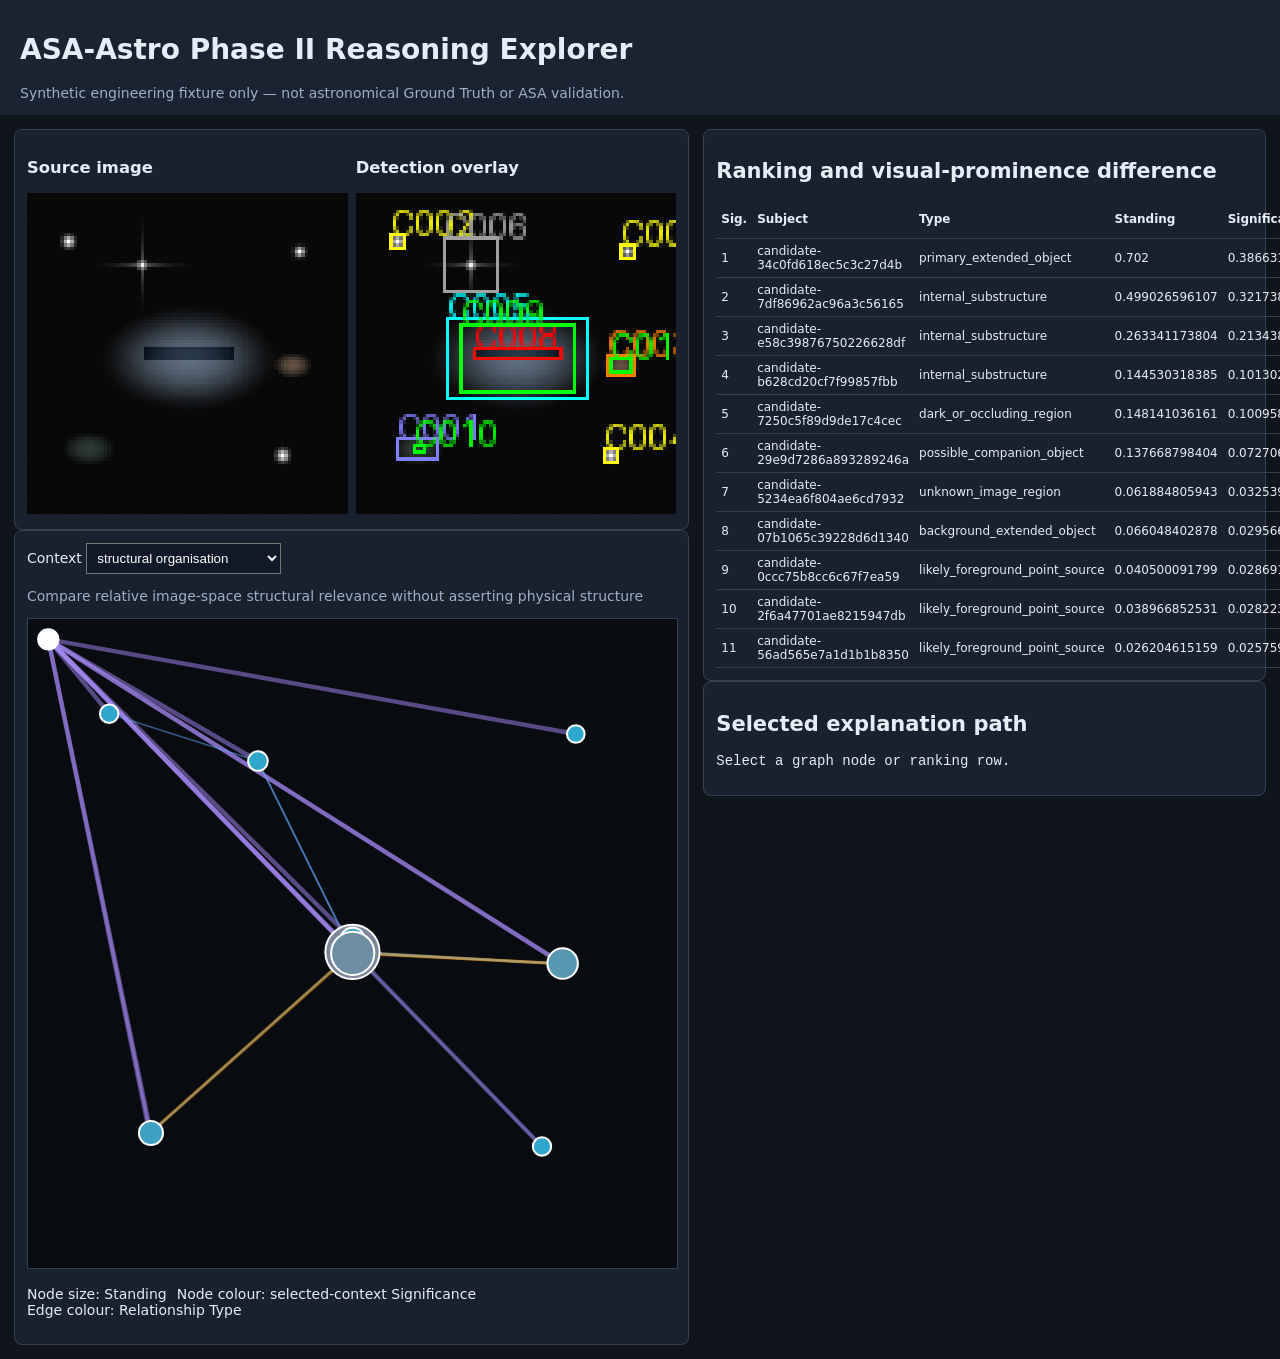
<file: validation/results/phase2/explorer.html>
<!doctype html>
<html lang="en"><head><meta charset="utf-8"><title>ASA-Astro Phase II Reasoning Explorer</title>
<style>
body{font:14px system-ui,sans-serif;margin:0;background:#10151d;color:#e7edf6}header{padding:14px 20px;background:#192331}main{display:grid;grid-template-columns:minmax(560px,1.2fr) minmax(420px,1fr);gap:14px;padding:14px}.card{background:#18212d;border:1px solid #334155;border-radius:8px;padding:12px}.images{display:grid;grid-template-columns:1fr 1fr;gap:8px}.images img{width:100%;image-rendering:pixelated;background:#000}.graph{width:100%;aspect-ratio:1;background:#080b10;border:1px solid #334155}.edge{stroke-opacity:.5}.node{stroke:#fff;stroke-width:.3;cursor:pointer}table{width:100%;border-collapse:collapse;font-size:12px}th,td{border-bottom:1px solid #334155;padding:5px;text-align:left}select{background:#111827;color:#fff;padding:6px}pre{white-space:pre-wrap;word-break:break-word;max-height:420px;overflow:auto}.muted{color:#9fb0c6}.legend span{display:inline-block;margin-right:10px}
</style></head><body><header><h1>ASA-Astro Phase II Reasoning Explorer</h1><div class="muted">Synthetic engineering fixture only — not astronomical Ground Truth or ASA validation.</div></header><main>
<section><div class="card images"><div><h3>Source image</h3><img src="[data-uri]"></div><div><h3>Detection overlay</h3><img src="[data-uri]"></div></div><div class="card"><label>Context <select id="context"></select></label><p id="objective" class="muted"></p><svg id="graph" class="graph" viewBox="0 0 96 96"></svg><p class="legend"><span>Node size: Standing</span><span>Node colour: selected-context Significance</span><span>Edge colour: Relationship Type</span></p></div></section>
<section><div class="card"><h2>Ranking and visual-prominence difference</h2><table><thead><tr><th>Sig.</th><th>Subject</th><th>Type</th><th>Standing</th><th>Significance</th><th>Brightness rank</th><th>Δ rank</th><th>Confidence</th><th>Uncertainty</th></tr></thead><tbody id="ranking"></tbody></table></div><div class="card"><h2>Selected explanation path</h2><pre id="detail">Select a graph node or ranking row.</pre></div></section>
</main><script>const DATA={"contexts": {"gravitational_organisation": {"objective": "Test whether the engine abstains when gravitational evidence is unavailable", "results": {"candidate-07b1065c39228d6d1340": {"rank": 11, "score": 0.010590143063, "significance_result_id": "significance-c39c3d7fd80e89656b86", "subject_id": "candidate-07b1065c39228d6d1340"}, "candidate-0ccc75b8cc6c67f7ea59": {"rank": 6, "score": 0.019811044922, "significance_result_id": "significance-600ac02407cafbf46d92", "subject_id": "candidate-0ccc75b8cc6c67f7ea59"}, "candidate-29e9d7286a893289246a": {"rank": 5, "score": 0.02025, "significance_result_id": "significance-a476afc76ec96886175d", "subject_id": "candidate-29e9d7286a893289246a"}, "candidate-2f6a47701ae8215947db": {"rank": 7, "score": 0.019811044922, "significance_result_id": "significance-d96093dd79fce60645be", "subject_id": "candidate-2f6a47701ae8215947db"}, "candidate-34c0fd618ec5c3c27d4b": {"rank": 1, "score": 0.052, "significance_result_id": "significance-c219cccbc9717dea6cf2", "subject_id": "candidate-34c0fd618ec5c3c27d4b"}, "candidate-5234ea6f804ae6cd7932": {"rank": 8, "score": 0.019022727273, "significance_result_id": "significance-8adc8adb5168e133b446", "subject_id": "candidate-5234ea6f804ae6cd7932"}, "candidate-56ad565e7a1d1b1b8350": {"rank": 9, "score": 0.018687205037, "significance_result_id": "significance-c74d18ca94aeeb7a0a5e", "subject_id": "candidate-56ad565e7a1d1b1b8350"}, "candidate-7250c5f89d9de17c4cec": {"rank": 10, "score": 0.012567272727, "significance_result_id": "significance-03df4d573ca07e0a4bc6", "subject_id": "candidate-7250c5f89d9de17c4cec"}, "candidate-7df86962ac96a3c56165": {"rank": 2, "score": 0.0455, "significance_result_id": "significance-5516aaecfa7ac2ffdaee", "subject_id": "candidate-7df86962ac96a3c56165"}, "candidate-b628cd20cf7f99857fbb": {"rank": 4, "score": 0.029468819678, "significance_result_id": "significance-66610a87aedcbf1adc10", "subject_id": "candidate-b628cd20cf7f99857fbb"}, "candidate-e58c39876750226628df": {"rank": 3, "score": 0.0455, "significance_result_id": "significance-8e869172d7b1e7f8b689", "subject_id": "candidate-e58c39876750226628df"}}, "traces": {"candidate-07b1065c39228d6d1340": {"confidence": {"calibration_status": "uncalibrated", "candidate_confidence": 0.325425}, "direct": [], "excluded": [{"edge_id": "relation-20b1f163f46a023782fe", "evidence_ids": ["evidence-450d366b0281011697d3", "evidence-907dd5f14be7be2574ee"], "reason": "relationship_type_excluded", "relationship_type": "spatial"}, {"edge_id": "relation-3977bcfbf565eafc6245", "evidence_ids": ["evidence-907dd5f14be7be2574ee", "evidence-da0c33683860d9ea643f"], "reason": "relationship_type_excluded", "relationship_type": "spatial"}, {"edge_id": "relation-503c5f4e533f49fea628", "evidence_ids": ["evidence-450d366b0281011697d3", "evidence-907dd5f14be7be2574ee"], "reason": "relationship_type_excluded", "relationship_type": "structural"}, {"edge_id": "relation-a64d796458a85713f855", "evidence_ids": ["evidence-907dd5f14be7be2574ee", "evidence-da0c33683860d9ea643f"], "reason": "relationship_type_excluded", "relationship_type": "spatial"}, {"edge_id": "relation-c0ec687c337908655ed1", "evidence_ids": ["evidence-907dd5f14be7be2574ee"], "reason": "relationship_type_excluded", "relationship_type": "observational"}, {"edge_id": "relation-ec30815a9113e6e69928", "evidence_ids": ["evidence-907dd5f14be7be2574ee", "evidence-da0c33683860d9ea643f"], "reason": "relationship_type_excluded", "relationship_type": "containment"}], "propagated": [], "standing": {"standing_result_id": "standing-1df40bbdee33d5b38874", "standing_score": 0.066048402878, "weighted_contribution": 0.0}, "uncertainty": {"applied_penalty": 0.674575, "burden": 0.674575, "context_tolerance": 0.0}, "warnings": ["Provisional non-canonical Significance hypothesis; DR-0001, DR-0008, DR-0010, and DR-0012 remain open.", "No eligible direct relationship assertion supports this node in the declared Context."]}, "candidate-0ccc75b8cc6c67f7ea59": {"confidence": {"calibration_status": "uncalibrated", "candidate_confidence": 0.445096}, "direct": [], "excluded": [{"edge_id": "relation-6dc2adebbdc5045e36ce", "evidence_ids": ["evidence-2e443f9084baa9ea8d24"], "reason": "relationship_type_excluded", "relationship_type": "observational"}, {"edge_id": "relation-bbea6c38713264d5d0cc", "evidence_ids": ["evidence-2e443f9084baa9ea8d24", "evidence-a520bcefa4721c00b10d"], "reason": "relationship_type_excluded", "relationship_type": "spatial"}], "propagated": [], "standing": {"standing_result_id": "standing-ace4b6d4f5e6c5c755e8", "standing_score": 0.040500091799, "weighted_contribution": 0.0}, "uncertainty": {"applied_penalty": 0.554904, "burden": 0.554904, "context_tolerance": 0.0}, "warnings": ["Provisional non-canonical Significance hypothesis; DR-0001, DR-0008, DR-0010, and DR-0012 remain open.", "No eligible direct relationship assertion supports this node in the declared Context."]}, "candidate-29e9d7286a893289246a": {"confidence": {"calibration_status": "uncalibrated", "candidate_confidence": 0.45}, "direct": [], "excluded": [{"edge_id": "relation-064c6eb70976cf71ff2a", "evidence_ids": ["evidence-0cd7005c4e7185f5e6c3", "evidence-3cd3b936a35065b52ad8"], "reason": "relationship_type_excluded", "relationship_type": "spatial"}, {"edge_id": "relation-0d1c5108f5b6c4abe423", "evidence_ids": ["evidence-3cd3b936a35065b52ad8", "evidence-f42a2a159175a85d08a3"], "reason": "relationship_type_excluded", "relationship_type": "spatial"}, {"edge_id": "relation-219ccfb1eee068618c14", "evidence_ids": ["evidence-3cd3b936a35065b52ad8", "evidence-450d366b0281011697d3"], "reason": "relationship_type_excluded", "relationship_type": "structural"}, {"edge_id": "relation-562e4a73d7bc8abf7b6f", "evidence_ids": ["evidence-3cd3b936a35065b52ad8"], "reason": "relationship_type_excluded", "relationship_type": "observational"}, {"edge_id": "relation-8e5be3f567716842f084", "evidence_ids": ["evidence-3cd3b936a35065b52ad8", "evidence-450d366b0281011697d3"], "reason": "relationship_type_excluded", "relationship_type": "spatial"}, {"edge_id": "relation-97bb3a7a4c181ca1cfc7", "evidence_ids": ["evidence-0cd7005c4e7185f5e6c3", "evidence-3cd3b936a35065b52ad8"], "reason": "relationship_type_excluded", "relationship_type": "containment"}, {"edge_id": "relation-ae5ad1cb092014f3d3ed", "evidence_ids": ["evidence-0cd7005c4e7185f5e6c3", "evidence-3cd3b936a35065b52ad8"], "reason": "relationship_type_excluded", "relationship_type": "spatial"}], "propagated": [], "standing": {"standing_result_id": "standing-77d5b12656641aab8a5b", "standing_score": 0.137668798404, "weighted_contribution": 0.0}, "uncertainty": {"applied_penalty": 0.55, "burden": 0.55, "context_tolerance": 0.0}, "warnings": ["Provisional non-canonical Significance hypothesis; DR-0001, DR-0008, DR-0010, and DR-0012 remain open.", "No eligible direct relationship assertion supports this node in the declared Context."]}, "candidate-2f6a47701ae8215947db": {"confidence": {"calibration_status": "uncalibrated", "candidate_confidence": 0.445096}, "direct": [], "excluded": [{"edge_id": "relation-0fa826ac084bb662006a", "evidence_ids": ["evidence-450d366b0281011697d3", "evidence-8c2e14414269d5d0c881"], "reason": "relationship_type_excluded", "relationship_type": "spatial"}, {"edge_id": "relation-c416c52fe6d8dfa9bf50", "evidence_ids": ["evidence-8c2e14414269d5d0c881"], "reason": "relationship_type_excluded", "relationship_type": "observational"}], "propagated": [], "standing": {"standing_result_id": "standing-0f2bed1c482402f969ee", "standing_score": 0.038966852531, "weighted_contribution": 0.0}, "uncertainty": {"applied_penalty": 0.554904, "burden": 0.554904, "context_tolerance": 0.0}, "warnings": ["Provisional non-canonical Significance hypothesis; DR-0001, DR-0008, DR-0010, and DR-0012 remain open.", "No eligible direct relationship assertion supports this node in the declared Context."]}, "candidate-34c0fd618ec5c3c27d4b": {"confidence": {"calibration_status": "uncalibrated", "candidate_confidence": 0.8}, "direct": [], "excluded": [{"edge_id": "relation-02b375584b5219025c8b", "evidence_ids": ["evidence-450d366b0281011697d3", "evidence-f42a2a159175a85d08a3"], "reason": "relationship_type_excluded", "relationship_type": "containment"}, {"edge_id": "relation-0b0838e8d36cb6cc858c", "evidence_ids": ["evidence-450d366b0281011697d3", "evidence-f42a2a159175a85d08a3"], "reason": "relationship_type_excluded", "relationship_type": "spatial"}, {"edge_id": "relation-0e47a46778b6610909a3", "evidence_ids": ["evidence-450d366b0281011697d3", "evidence-a520bcefa4721c00b10d"], "reason": "relationship_type_excluded", "relationship_type": "spatial"}, {"edge_id": "relation-0fa826ac084bb662006a", "evidence_ids": ["evidence-450d366b0281011697d3", "evidence-8c2e14414269d5d0c881"], "reason": "relationship_type_excluded", "relationship_type": "spatial"}, {"edge_id": "relation-158c0476e507b6406cb6", "evidence_ids": ["evidence-450d366b0281011697d3", "evidence-f42a2a159175a85d08a3"], "reason": "relationship_type_excluded", "relationship_type": "spatial"}, {"edge_id": "relation-20b1f163f46a023782fe", "evidence_ids": ["evidence-450d366b0281011697d3", "evidence-907dd5f14be7be2574ee"], "reason": "relationship_type_excluded", "relationship_type": "spatial"}, {"edge_id": "relation-219ccfb1eee068618c14", "evidence_ids": ["evidence-3cd3b936a35065b52ad8", "evidence-450d366b0281011697d3"], "reason": "relationship_type_excluded", "relationship_type": "structural"}, {"edge_id": "relation-241d6c4ff87c5e96a1d2", "evidence_ids": ["evidence-450d366b0281011697d3"], "reason": "relationship_type_excluded", "relationship_type": "observational"}], "propagated": [], "standing": {"standing_result_id": "standing-218628a3c1851e0ce348", "standing_score": 0.702, "weighted_contribution": 0.0}, "uncertainty": {"applied_penalty": 0.35, "burden": 0.35, "context_tolerance": 0.0}, "warnings": ["Provisional non-canonical Significance hypothesis; DR-0001, DR-0008, DR-0010, and DR-0012 remain open.", "No eligible direct relationship assertion supports this node in the declared Context."]}, "candidate-5234ea6f804ae6cd7932": {"confidence": {"calibration_status": "uncalibrated", "candidate_confidence": 0.45}, "direct": [], "excluded": [{"edge_id": "relation-0e47a46778b6610909a3", "evidence_ids": ["evidence-450d366b0281011697d3", "evidence-a520bcefa4721c00b10d"], "reason": "relationship_type_excluded", "relationship_type": "spatial"}, {"edge_id": "relation-611e37d57cefed25474d", "evidence_ids": ["evidence-a520bcefa4721c00b10d"], "reason": "relationship_type_excluded", "relationship_type": "observational"}, {"edge_id": "relation-7f8eecf0b702b4322627", "evidence_ids": ["evidence-a520bcefa4721c00b10d", "evidence-f42a2a159175a85d08a3"], "reason": "relationship_type_excluded", "relationship_type": "spatial"}, {"edge_id": "relation-bbea6c38713264d5d0cc", "evidence_ids": ["evidence-2e443f9084baa9ea8d24", "evidence-a520bcefa4721c00b10d"], "reason": "relationship_type_excluded", "relationship_type": "spatial"}], "propagated": [], "standing": {"standing_result_id": "standing-166ff02588fb63fcf598", "standing_score": 0.061884805943, "weighted_contribution": 0.0}, "uncertainty": {"applied_penalty": 0.55, "burden": 0.55, "context_tolerance": 0.0}, "warnings": ["Provisional non-canonical Significance hypothesis; DR-0001, DR-0008, DR-0010, and DR-0012 remain open.", "No eligible direct relationship assertion supports this node in the declared Context."]}, "candidate-56ad565e7a1d1b1b8350": {"confidence": {"calibration_status": "uncalibrated", "candidate_confidence": 0.432287}, "direct": [], "excluded": [{"edge_id": "relation-1ba4ea49c3cd89cad4d9", "evidence_ids": ["evidence-aa76ba7ddb861a7a68d7"], "reason": "relationship_type_excluded", "relationship_type": "observational"}], "propagated": [], "standing": {"standing_result_id": "standing-d1a88cf53a0a7df2c588", "standing_score": 0.026204615159, "weighted_contribution": 0.0}, "uncertainty": {"applied_penalty": 0.567713, "burden": 0.567713, "context_tolerance": 0.0}, "warnings": ["Provisional non-canonical Significance hypothesis; DR-0001, DR-0008, DR-0010, and DR-0012 remain open.", "No eligible direct relationship assertion supports this node in the declared Context."]}, "candidate-7250c5f89d9de17c4cec": {"confidence": {"calibration_status": "uncalibrated", "candidate_confidence": 0.36}, "direct": [], "excluded": [{"edge_id": "relation-2e96b97dc6a3514ec197", "evidence_ids": ["evidence-0d05ad43071715b9cb08", "evidence-f42a2a159175a85d08a3"], "reason": "relationship_type_excluded", "relationship_type": "spatial"}, {"edge_id": "relation-4428142aece4fec24fdf", "evidence_ids": ["evidence-0d05ad43071715b9cb08", "evidence-450d366b0281011697d3"], "reason": "relationship_type_excluded", "relationship_type": "containment"}, {"edge_id": "relation-4c7946f15a4aee4c666a", "evidence_ids": ["evidence-0d05ad43071715b9cb08", "evidence-450d366b0281011697d3"], "reason": "relationship_type_excluded", "relationship_type": "occlusion"}, {"edge_id": "relation-6c04dccc4326b9ea25b4", "evidence_ids": ["evidence-0d05ad43071715b9cb08"], "reason": "relationship_type_excluded", "relationship_type": "observational"}, {"edge_id": "relation-7d1ff93cedd6011aee74", "evidence_ids": ["evidence-0d05ad43071715b9cb08", "evidence-450d366b0281011697d3"], "reason": "relationship_type_excluded", "relationship_type": "structural"}, {"edge_id": "relation-b42911aaf9f59b2b7c07", "evidence_ids": ["evidence-0d05ad43071715b9cb08", "evidence-450d366b0281011697d3"], "reason": "relationship_type_excluded", "relationship_type": "spatial"}, {"edge_id": "relation-dfb2c92f402daeb27877", "evidence_ids": ["evidence-0d05ad43071715b9cb08", "evidence-f42a2a159175a85d08a3"], "reason": "relationship_type_excluded", "relationship_type": "containment"}, {"edge_id": "relation-f1479a4fc405be2e6434", "evidence_ids": ["evidence-0d05ad43071715b9cb08", "evidence-f42a2a159175a85d08a3"], "reason": "relationship_type_excluded", "relationship_type": "spatial"}], "propagated": [], "standing": {"standing_result_id": "standing-43a2424ef243b266e814", "standing_score": 0.148141036161, "weighted_contribution": 0.0}, "uncertainty": {"applied_penalty": 0.64, "burden": 0.64, "context_tolerance": 0.0}, "warnings": ["Provisional non-canonical Significance hypothesis; DR-0001, DR-0008, DR-0010, and DR-0012 remain open.", "No eligible direct relationship assertion supports this node in the declared Context."]}, "candidate-7df86962ac96a3c56165": {"confidence": {"calibration_status": "uncalibrated", "candidate_confidence": 0.7}, "direct": [], "excluded": [{"edge_id": "relation-02b375584b5219025c8b", "evidence_ids": ["evidence-450d366b0281011697d3", "evidence-f42a2a159175a85d08a3"], "reason": "relationship_type_excluded", "relationship_type": "containment"}, {"edge_id": "relation-0b0838e8d36cb6cc858c", "evidence_ids": ["evidence-450d366b0281011697d3", "evidence-f42a2a159175a85d08a3"], "reason": "relationship_type_excluded", "relationship_type": "spatial"}, {"edge_id": "relation-0d1c5108f5b6c4abe423", "evidence_ids": ["evidence-3cd3b936a35065b52ad8", "evidence-f42a2a159175a85d08a3"], "reason": "relationship_type_excluded", "relationship_type": "spatial"}, {"edge_id": "relation-158c0476e507b6406cb6", "evidence_ids": ["evidence-450d366b0281011697d3", "evidence-f42a2a159175a85d08a3"], "reason": "relationship_type_excluded", "relationship_type": "spatial"}, {"edge_id": "relation-2e96b97dc6a3514ec197", "evidence_ids": ["evidence-0d05ad43071715b9cb08", "evidence-f42a2a159175a85d08a3"], "reason": "relationship_type_excluded", "relationship_type": "spatial"}, {"edge_id": "relation-5f36e49dac65919e885e", "evidence_ids": ["evidence-450d366b0281011697d3", "evidence-f42a2a159175a85d08a3"], "reason": "relationship_type_excluded", "relationship_type": "structural"}, {"edge_id": "relation-618acc10e9e14393442c", "evidence_ids": ["evidence-da0c33683860d9ea643f", "evidence-f42a2a159175a85d08a3"], "reason": "relationship_type_excluded", "relationship_type": "structural"}, {"edge_id": "relation-7f8eecf0b702b4322627", "evidence_ids": ["evidence-a520bcefa4721c00b10d", "evidence-f42a2a159175a85d08a3"], "reason": "relationship_type_excluded", "relationship_type": "spatial"}], "propagated": [], "standing": {"standing_result_id": "standing-e3d195b0d93ce7eb4f2d", "standing_score": 0.499026596107, "weighted_contribution": 0.0}, "uncertainty": {"applied_penalty": 0.35, "burden": 0.35, "context_tolerance": 0.0}, "warnings": ["Provisional non-canonical Significance hypothesis; DR-0001, DR-0008, DR-0010, and DR-0012 remain open.", "No eligible direct relationship assertion supports this node in the declared Context."]}, "candidate-b628cd20cf7f99857fbb": {"confidence": {"calibration_status": "uncalibrated", "candidate_confidence": 0.558551}, "direct": [], "excluded": [{"edge_id": "relation-279f2a240c9a131bd55c", "evidence_ids": ["evidence-da0c33683860d9ea643f"], "reason": "relationship_type_excluded", "relationship_type": "observational"}, {"edge_id": "relation-3977bcfbf565eafc6245", "evidence_ids": ["evidence-907dd5f14be7be2574ee", "evidence-da0c33683860d9ea643f"], "reason": "relationship_type_excluded", "relationship_type": "spatial"}, {"edge_id": "relation-618acc10e9e14393442c", "evidence_ids": ["evidence-da0c33683860d9ea643f", "evidence-f42a2a159175a85d08a3"], "reason": "relationship_type_excluded", "relationship_type": "structural"}, {"edge_id": "relation-70d21e16e7ba69b27e5f", "evidence_ids": ["evidence-450d366b0281011697d3", "evidence-da0c33683860d9ea643f"], "reason": "relationship_type_excluded", "relationship_type": "spatial"}, {"edge_id": "relation-a64d796458a85713f855", "evidence_ids": ["evidence-907dd5f14be7be2574ee", "evidence-da0c33683860d9ea643f"], "reason": "relationship_type_excluded", "relationship_type": "spatial"}, {"edge_id": "relation-ec30815a9113e6e69928", "evidence_ids": ["evidence-907dd5f14be7be2574ee", "evidence-da0c33683860d9ea643f"], "reason": "relationship_type_excluded", "relationship_type": "containment"}], "propagated": [], "standing": {"standing_result_id": "standing-e70ef25cc2c76ea24a0f", "standing_score": 0.144530318385, "weighted_contribution": 0.0}, "uncertainty": {"applied_penalty": 0.441449, "burden": 0.441449, "context_tolerance": 0.0}, "warnings": ["Provisional non-canonical Significance hypothesis; DR-0001, DR-0008, DR-0010, and DR-0012 remain open.", "No eligible direct relationship assertion supports this node in the declared Context."]}, "candidate-e58c39876750226628df": {"confidence": {"calibration_status": "uncalibrated", "candidate_confidence": 0.7}, "direct": [], "excluded": [{"edge_id": "relation-064c6eb70976cf71ff2a", "evidence_ids": ["evidence-0cd7005c4e7185f5e6c3", "evidence-3cd3b936a35065b52ad8"], "reason": "relationship_type_excluded", "relationship_type": "spatial"}, {"edge_id": "relation-321a50e8b2b4a6da9120", "evidence_ids": ["evidence-0cd7005c4e7185f5e6c3"], "reason": "relationship_type_excluded", "relationship_type": "observational"}, {"edge_id": "relation-84f1fe7260694e868a40", "evidence_ids": ["evidence-0cd7005c4e7185f5e6c3", "evidence-450d366b0281011697d3"], "reason": "relationship_type_excluded", "relationship_type": "spatial"}, {"edge_id": "relation-97bb3a7a4c181ca1cfc7", "evidence_ids": ["evidence-0cd7005c4e7185f5e6c3", "evidence-3cd3b936a35065b52ad8"], "reason": "relationship_type_excluded", "relationship_type": "containment"}, {"edge_id": "relation-ae5ad1cb092014f3d3ed", "evidence_ids": ["evidence-0cd7005c4e7185f5e6c3", "evidence-3cd3b936a35065b52ad8"], "reason": "relationship_type_excluded", "relationship_type": "spatial"}, {"edge_id": "relation-c228f30aaf68a92ac0fa", "evidence_ids": ["evidence-0cd7005c4e7185f5e6c3", "evidence-f42a2a159175a85d08a3"], "reason": "relationship_type_excluded", "relationship_type": "spatial"}, {"edge_id": "relation-d45e577bfe4869c2edca", "evidence_ids": ["evidence-0cd7005c4e7185f5e6c3", "evidence-f42a2a159175a85d08a3"], "reason": "relationship_type_excluded", "relationship_type": "structural"}], "propagated": [], "standing": {"standing_result_id": "standing-b25c082880cd2074a314", "standing_score": 0.263341173804, "weighted_contribution": 0.0}, "uncertainty": {"applied_penalty": 0.35, "burden": 0.35, "context_tolerance": 0.0}, "warnings": ["Provisional non-canonical Significance hypothesis; DR-0001, DR-0008, DR-0010, and DR-0012 remain open.", "No eligible direct relationship assertion supports this node in the declared Context."]}}}, "observational_interpretation": {"objective": "Compare relevance to interpreting the encoded observation without physical inference", "results": {"candidate-07b1065c39228d6d1340": {"rank": 11, "score": 0.096097386913, "significance_result_id": "significance-02924c60d4d6569582ff", "subject_id": "candidate-07b1065c39228d6d1340"}, "candidate-0ccc75b8cc6c67f7ea59": {"rank": 6, "score": 0.164260150912, "significance_result_id": "significance-22d80fdf409993f01674", "subject_id": "candidate-0ccc75b8cc6c67f7ea59"}, "candidate-29e9d7286a893289246a": {"rank": 5, "score": 0.183403490676, "significance_result_id": "significance-54c1e976c5841c6941c1", "subject_id": "candidate-29e9d7286a893289246a"}, "candidate-2f6a47701ae8215947db": {"rank": 7, "score": 0.16364698888, "significance_result_id": "significance-c0a4a323f356ed9763b6", "subject_id": "candidate-2f6a47701ae8215947db"}, "candidate-34c0fd618ec5c3c27d4b": {"rank": 1, "score": 0.515527875493, "significance_result_id": "significance-64e8957af67fcfffd322", "subject_id": "candidate-34c0fd618ec5c3c27d4b"}, "candidate-5234ea6f804ae6cd7932": {"rank": 8, "score": 0.162279983268, "significance_result_id": "significance-8d50245954626a2dd10e", "subject_id": "candidate-5234ea6f804ae6cd7932"}, "candidate-56ad565e7a1d1b1b8350": {"rank": 9, "score": 0.15480887851, "significance_result_id": "significance-1e67b1276a6591e9bcf7", "subject_id": "candidate-56ad565e7a1d1b1b8350"}, "candidate-7250c5f89d9de17c4cec": {"rank": 10, "score": 0.130287682581, "significance_result_id": "significance-9296deedd60dc73dc43d", "subject_id": "candidate-7250c5f89d9de17c4cec"}, "candidate-7df86962ac96a3c56165": {"rank": 2, "score": 0.432181860345, "significance_result_id": "significance-03d490947228dfa10ef5", "subject_id": "candidate-7df86962ac96a3c56165"}, "candidate-b628cd20cf7f99857fbb": {"rank": 4, "score": 0.241908962003, "significance_result_id": "significance-bffd3255b69d094d7d78", "subject_id": "candidate-b628cd20cf7f99857fbb"}, "candidate-e58c39876750226628df": {"rank": 3, "score": 0.395196165301, "significance_result_id": "significance-db3c3a63cb9d234d9ccb", "subject_id": "candidate-e58c39876750226628df"}}, "traces": {"candidate-07b1065c39228d6d1340": {"confidence": {"calibration_status": "uncalibrated", "candidate_confidence": 0.325425}, "direct": [{"assertion_uncertainty": {"confidence": 1.0, "method": "relationship-specific deterministic image-space heuristic", "notes": ["Relationship strength is separate from confidence.", "No gravitational, orbital, causal, evolutionary, or physical-distance relation is asserted."], "ontology_version": "ASTRO-ONTOLOGY-0001", "provenance_inherited_from_parent": true, "record_status": "active", "schema_version": "0.1.0", "status": "estimated", "target": "relationship assertion relation-c0ec687c337908655ed1"}, "classification": "dependency", "confidence": 1.0, "edge_id": "relation-c0ec687c337908655ed1", "evidence_ids": ["evidence-907dd5f14be7be2574ee"], "evidence_quality": 0.825, "neighbour_id": "source-bb359a9debd913c75b61", "raw_contribution": 0.37125, "relationship_strength": 1.0, "relationship_subtype": "observational_dependency", "relationship_type": "observational"}, {"assertion_uncertainty": {"confidence": 0.325425, "method": "relationship-specific deterministic image-space heuristic", "notes": ["Relationship strength is separate from confidence.", "No gravitational, orbital, causal, evolutionary, or physical-distance relation is asserted."], "ontology_version": "ASTRO-ONTOLOGY-0001", "provenance_inherited_from_parent": true, "record_status": "active", "schema_version": "0.1.0", "status": "estimated", "target": "relationship assertion relation-a64d796458a85713f855"}, "classification": "image_space_derived", "confidence": 0.325425, "edge_id": "relation-a64d796458a85713f855", "evidence_ids": ["evidence-907dd5f14be7be2574ee", "evidence-da0c33683860d9ea643f"], "evidence_quality": 0.80213775, "neighbour_id": "candidate-b628cd20cf7f99857fbb", "raw_contribution": 0.020716694669, "relationship_strength": 0.990593, "relationship_subtype": "proximity", "relationship_type": "spatial"}, {"assertion_uncertainty": {"confidence": 0.325425, "method": "relationship-specific deterministic image-space heuristic", "notes": ["Relationship strength is separate from confidence.", "No gravitational, orbital, causal, evolutionary, or physical-distance relation is asserted."], "ontology_version": "ASTRO-ONTOLOGY-0001", "provenance_inherited_from_parent": true, "record_status": "active", "schema_version": "0.1.0", "status": "estimated", "target": "relationship assertion relation-3977bcfbf565eafc6245"}, "classification": "image_space_derived", "confidence": 0.325425, "edge_id": "relation-3977bcfbf565eafc6245", "evidence_ids": ["evidence-907dd5f14be7be2574ee", "evidence-da0c33683860d9ea643f"], "evidence_quality": 0.80213775, "neighbour_id": "candidate-b628cd20cf7f99857fbb", "raw_contribution": 0.002757811828, "relationship_strength": 0.131868, "relationship_subtype": "overlap", "relationship_type": "spatial"}, {"assertion_uncertainty": {"confidence": 0.325425, "method": "relationship-specific deterministic image-space heuristic", "notes": ["Relationship strength is separate from confidence.", "No gravitational, orbital, causal, evolutionary, or physical-distance relation is asserted."], "ontology_version": "ASTRO-ONTOLOGY-0001", "provenance_inherited_from_parent": true, "record_status": "active", "schema_version": "0.1.0", "status": "estimated", "target": "relationship assertion relation-20b1f163f46a023782fe"}, "classification": "image_space_derived", "confidence": 0.325425, "edge_id": "relation-20b1f163f46a023782fe", "evidence_ids": ["evidence-450d366b0281011697d3", "evidence-907dd5f14be7be2574ee"], "evidence_quality": 0.825, "neighbour_id": "candidate-34c0fd618ec5c3c27d4b", "raw_contribution": 0.000501415451, "relationship_strength": 0.015676, "relationship_subtype": "proximity", "relationship_type": "spatial"}], "excluded": [{"edge_id": "relation-503c5f4e533f49fea628", "evidence_ids": ["evidence-450d366b0281011697d3", "evidence-907dd5f14be7be2574ee"], "reason": "relationship_type_excluded", "relationship_type": "structural"}, {"edge_id": "relation-ec30815a9113e6e69928", "evidence_ids": ["evidence-907dd5f14be7be2574ee", "evidence-da0c33683860d9ea643f"], "reason": "relationship_type_excluded", "relationship_type": "containment"}], "propagated": [{"contribution": 3.971957e-06, "depth": 2, "edge_path": ["relation-a64d796458a85713f855", "relation-70d21e16e7ba69b27e5f"], "evidence_ids_by_edge": {"relation-70d21e16e7ba69b27e5f": ["evidence-450d366b0281011697d3", "evidence-da0c33683860d9ea643f"], "relation-a64d796458a85713f855": ["evidence-907dd5f14be7be2574ee", "evidence-da0c33683860d9ea643f"]}, "node_path": ["candidate-07b1065c39228d6d1340", "candidate-b628cd20cf7f99857fbb", "candidate-34c0fd618ec5c3c27d4b"]}, {"contribution": 2.956684e-06, "depth": 2, "edge_path": ["relation-20b1f163f46a023782fe", "relation-158c0476e507b6406cb6"], "evidence_ids_by_edge": {"relation-158c0476e507b6406cb6": ["evidence-450d366b0281011697d3", "evidence-f42a2a159175a85d08a3"], "relation-20b1f163f46a023782fe": ["evidence-450d366b0281011697d3", "evidence-907dd5f14be7be2574ee"]}, "node_path": ["candidate-07b1065c39228d6d1340", "candidate-34c0fd618ec5c3c27d4b", "candidate-7df86962ac96a3c56165"]}, {"contribution": 2.031706e-06, "depth": 2, "edge_path": ["relation-20b1f163f46a023782fe", "relation-0b0838e8d36cb6cc858c"], "evidence_ids_by_edge": {"relation-0b0838e8d36cb6cc858c": ["evidence-450d366b0281011697d3", "evidence-f42a2a159175a85d08a3"], "relation-20b1f163f46a023782fe": ["evidence-450d366b0281011697d3", "evidence-907dd5f14be7be2574ee"]}, "node_path": ["candidate-07b1065c39228d6d1340", "candidate-34c0fd618ec5c3c27d4b", "candidate-7df86962ac96a3c56165"]}, {"contribution": 5.28748e-07, "depth": 2, "edge_path": ["relation-3977bcfbf565eafc6245", "relation-70d21e16e7ba69b27e5f"], "evidence_ids_by_edge": {"relation-3977bcfbf565eafc6245": ["evidence-907dd5f14be7be2574ee", "evidence-da0c33683860d9ea643f"], "relation-70d21e16e7ba69b27e5f": ["evidence-450d366b0281011697d3", "evidence-da0c33683860d9ea643f"]}, "node_path": ["candidate-07b1065c39228d6d1340", "candidate-b628cd20cf7f99857fbb", "candidate-34c0fd618ec5c3c27d4b"]}, {"contribution": 4.27091e-07, "depth": 2, "edge_path": ["relation-20b1f163f46a023782fe", "relation-b42911aaf9f59b2b7c07"], "evidence_ids_by_edge": {"relation-20b1f163f46a023782fe": ["evidence-450d366b0281011697d3", "evidence-907dd5f14be7be2574ee"], "relation-b42911aaf9f59b2b7c07": ["evidence-0d05ad43071715b9cb08", "evidence-450d366b0281011697d3"]}, "node_path": ["candidate-07b1065c39228d6d1340", "candidate-34c0fd618ec5c3c27d4b", "candidate-7250c5f89d9de17c4cec"]}, {"contribution": 3.74042e-07, "depth": 2, "edge_path": ["relation-20b1f163f46a023782fe", "relation-84f1fe7260694e868a40"], "evidence_ids_by_edge": {"relation-20b1f163f46a023782fe": ["evidence-450d366b0281011697d3", "evidence-907dd5f14be7be2574ee"], "relation-84f1fe7260694e868a40": ["evidence-0cd7005c4e7185f5e6c3", "evidence-450d366b0281011697d3"]}, "node_path": ["candidate-07b1065c39228d6d1340", "candidate-34c0fd618ec5c3c27d4b", "candidate-e58c39876750226628df"]}, {"contribution": 1.26268e-07, "depth": 2, "edge_path": ["relation-20b1f163f46a023782fe", "relation-8e5be3f567716842f084"], "evidence_ids_by_edge": {"relation-20b1f163f46a023782fe": ["evidence-450d366b0281011697d3", "evidence-907dd5f14be7be2574ee"], "relation-8e5be3f567716842f084": ["evidence-3cd3b936a35065b52ad8", "evidence-450d366b0281011697d3"]}, "node_path": ["candidate-07b1065c39228d6d1340", "candidate-34c0fd618ec5c3c27d4b", "candidate-29e9d7286a893289246a"]}, {"contribution": 5.2665e-08, "depth": 2, "edge_path": ["relation-20b1f163f46a023782fe", "relation-0e47a46778b6610909a3"], "evidence_ids_by_edge": {"relation-0e47a46778b6610909a3": ["evidence-450d366b0281011697d3", "evidence-a520bcefa4721c00b10d"], "relation-20b1f163f46a023782fe": ["evidence-450d366b0281011697d3", "evidence-907dd5f14be7be2574ee"]}, "node_path": ["candidate-07b1065c39228d6d1340", "candidate-34c0fd618ec5c3c27d4b", "candidate-5234ea6f804ae6cd7932"]}], "standing": {"standing_result_id": "standing-1df40bbdee33d5b38874", "standing_score": 0.066048402878, "weighted_contribution": 0.006604840288}, "uncertainty": {"applied_penalty": 0.6071175, "burden": 0.674575, "context_tolerance": 0.1}, "warnings": ["Provisional non-canonical Significance hypothesis; DR-0001, DR-0008, DR-0010, and DR-0012 remain open."]}, "candidate-0ccc75b8cc6c67f7ea59": {"confidence": {"calibration_status": "uncalibrated", "candidate_confidence": 0.445096}, "direct": [{"assertion_uncertainty": {"confidence": 1.0, "method": "relationship-specific deterministic image-space heuristic", "notes": ["Relationship strength is separate from confidence.", "No gravitational, orbital, causal, evolutionary, or physical-distance relation is asserted."], "ontology_version": "ASTRO-ONTOLOGY-0001", "provenance_inherited_from_parent": true, "record_status": "active", "schema_version": "0.1.0", "status": "estimated", "target": "relationship assertion relation-6dc2adebbdc5045e36ce"}, "classification": "dependency", "confidence": 1.0, "edge_id": "relation-6dc2adebbdc5045e36ce", "evidence_ids": ["evidence-2e443f9084baa9ea8d24"], "evidence_quality": 0.825, "neighbour_id": "source-bb359a9debd913c75b61", "raw_contribution": 0.37125, "relationship_strength": 1.0, "relationship_subtype": "observational_dependency", "relationship_type": "observational"}, {"assertion_uncertainty": {"confidence": 0.445096, "method": "relationship-specific deterministic image-space heuristic", "notes": ["Relationship strength is separate from confidence.", "No gravitational, orbital, causal, evolutionary, or physical-distance relation is asserted."], "ontology_version": "ASTRO-ONTOLOGY-0001", "provenance_inherited_from_parent": true, "record_status": "active", "schema_version": "0.1.0", "status": "estimated", "target": "relationship assertion relation-bbea6c38713264d5d0cc"}, "classification": "image_space_derived", "confidence": 0.445096, "edge_id": "relation-bbea6c38713264d5d0cc", "evidence_ids": ["evidence-2e443f9084baa9ea8d24", "evidence-a520bcefa4721c00b10d"], "evidence_quality": 0.8, "neighbour_id": "candidate-5234ea6f804ae6cd7932", "raw_contribution": 0.00466056984, "relationship_strength": 0.176084, "relationship_subtype": "proximity", "relationship_type": "spatial"}], "excluded": [], "propagated": [{"contribution": 8.900155e-06, "depth": 2, "edge_path": ["relation-bbea6c38713264d5d0cc", "relation-0e47a46778b6610909a3"], "evidence_ids_by_edge": {"relation-0e47a46778b6610909a3": ["evidence-450d366b0281011697d3", "evidence-a520bcefa4721c00b10d"], "relation-bbea6c38713264d5d0cc": ["evidence-2e443f9084baa9ea8d24", "evidence-a520bcefa4721c00b10d"]}, "node_path": ["candidate-0ccc75b8cc6c67f7ea59", "candidate-5234ea6f804ae6cd7932", "candidate-34c0fd618ec5c3c27d4b"]}, {"contribution": 3.571554e-06, "depth": 2, "edge_path": ["relation-bbea6c38713264d5d0cc", "relation-7f8eecf0b702b4322627"], "evidence_ids_by_edge": {"relation-7f8eecf0b702b4322627": ["evidence-a520bcefa4721c00b10d", "evidence-f42a2a159175a85d08a3"], "relation-bbea6c38713264d5d0cc": ["evidence-2e443f9084baa9ea8d24", "evidence-a520bcefa4721c00b10d"]}, "node_path": ["candidate-0ccc75b8cc6c67f7ea59", "candidate-5234ea6f804ae6cd7932", "candidate-7df86962ac96a3c56165"]}, {"contribution": 6.3621e-08, "depth": 3, "edge_path": ["relation-bbea6c38713264d5d0cc", "relation-0e47a46778b6610909a3", "relation-158c0476e507b6406cb6"], "evidence_ids_by_edge": {"relation-0e47a46778b6610909a3": ["evidence-450d366b0281011697d3", "evidence-a520bcefa4721c00b10d"], "relation-158c0476e507b6406cb6": ["evidence-450d366b0281011697d3", "evidence-f42a2a159175a85d08a3"], "relation-bbea6c38713264d5d0cc": ["evidence-2e443f9084baa9ea8d24", "evidence-a520bcefa4721c00b10d"]}, "node_path": ["candidate-0ccc75b8cc6c67f7ea59", "candidate-5234ea6f804ae6cd7932", "candidate-34c0fd618ec5c3c27d4b", "candidate-7df86962ac96a3c56165"]}, {"contribution": 5.0522e-08, "depth": 3, "edge_path": ["relation-bbea6c38713264d5d0cc", "relation-7f8eecf0b702b4322627", "relation-158c0476e507b6406cb6"], "evidence_ids_by_edge": {"relation-158c0476e507b6406cb6": ["evidence-450d366b0281011697d3", "evidence-f42a2a159175a85d08a3"], "relation-7f8eecf0b702b4322627": ["evidence-a520bcefa4721c00b10d", "evidence-f42a2a159175a85d08a3"], "relation-bbea6c38713264d5d0cc": ["evidence-2e443f9084baa9ea8d24", "evidence-a520bcefa4721c00b10d"]}, "node_path": ["candidate-0ccc75b8cc6c67f7ea59", "candidate-5234ea6f804ae6cd7932", "candidate-7df86962ac96a3c56165", "candidate-34c0fd618ec5c3c27d4b"]}, {"contribution": 4.3717e-08, "depth": 3, "edge_path": ["relation-bbea6c38713264d5d0cc", "relation-0e47a46778b6610909a3", "relation-0b0838e8d36cb6cc858c"], "evidence_ids_by_edge": {"relation-0b0838e8d36cb6cc858c": ["evidence-450d366b0281011697d3", "evidence-f42a2a159175a85d08a3"], "relation-0e47a46778b6610909a3": ["evidence-450d366b0281011697d3", "evidence-a520bcefa4721c00b10d"], "relation-bbea6c38713264d5d0cc": ["evidence-2e443f9084baa9ea8d24", "evidence-a520bcefa4721c00b10d"]}, "node_path": ["candidate-0ccc75b8cc6c67f7ea59", "candidate-5234ea6f804ae6cd7932", "candidate-34c0fd618ec5c3c27d4b", "candidate-7df86962ac96a3c56165"]}, {"contribution": 3.4717e-08, "depth": 3, "edge_path": ["relation-bbea6c38713264d5d0cc", "relation-7f8eecf0b702b4322627", "relation-0b0838e8d36cb6cc858c"], "evidence_ids_by_edge": {"relation-0b0838e8d36cb6cc858c": ["evidence-450d366b0281011697d3", "evidence-f42a2a159175a85d08a3"], "relation-7f8eecf0b702b4322627": ["evidence-a520bcefa4721c00b10d", "evidence-f42a2a159175a85d08a3"], "relation-bbea6c38713264d5d0cc": ["evidence-2e443f9084baa9ea8d24", "evidence-a520bcefa4721c00b10d"]}, "node_path": ["candidate-0ccc75b8cc6c67f7ea59", "candidate-5234ea6f804ae6cd7932", "candidate-7df86962ac96a3c56165", "candidate-34c0fd618ec5c3c27d4b"]}, {"contribution": 9.19e-09, "depth": 3, "edge_path": ["relation-bbea6c38713264d5d0cc", "relation-0e47a46778b6610909a3", "relation-b42911aaf9f59b2b7c07"], "evidence_ids_by_edge": {"relation-0e47a46778b6610909a3": ["evidence-450d366b0281011697d3", "evidence-a520bcefa4721c00b10d"], "relation-b42911aaf9f59b2b7c07": ["evidence-0d05ad43071715b9cb08", "evidence-450d366b0281011697d3"], "relation-bbea6c38713264d5d0cc": ["evidence-2e443f9084baa9ea8d24", "evidence-a520bcefa4721c00b10d"]}, "node_path": ["candidate-0ccc75b8cc6c67f7ea59", "candidate-5234ea6f804ae6cd7932", "candidate-34c0fd618ec5c3c27d4b", "candidate-7250c5f89d9de17c4cec"]}, {"contribution": 8.048e-09, "depth": 3, "edge_path": ["relation-bbea6c38713264d5d0cc", "relation-0e47a46778b6610909a3", "relation-84f1fe7260694e868a40"], "evidence_ids_by_edge": {"relation-0e47a46778b6610909a3": ["evidence-450d366b0281011697d3", "evidence-a520bcefa4721c00b10d"], "relation-84f1fe7260694e868a40": ["evidence-0cd7005c4e7185f5e6c3", "evidence-450d366b0281011697d3"], "relation-bbea6c38713264d5d0cc": ["evidence-2e443f9084baa9ea8d24", "evidence-a520bcefa4721c00b10d"]}, "node_path": ["candidate-0ccc75b8cc6c67f7ea59", "candidate-5234ea6f804ae6cd7932", "candidate-34c0fd618ec5c3c27d4b", "candidate-e58c39876750226628df"]}], "standing": {"standing_result_id": "standing-ace4b6d4f5e6c5c755e8", "standing_score": 0.040500091799, "weighted_contribution": 0.00405000918}, "uncertainty": {"applied_penalty": 0.4994136, "burden": 0.554904, "context_tolerance": 0.1}, "warnings": ["Provisional non-canonical Significance hypothesis; DR-0001, DR-0008, DR-0010, and DR-0012 remain open."]}, "candidate-29e9d7286a893289246a": {"confidence": {"calibration_status": "uncalibrated", "candidate_confidence": 0.45}, "direct": [{"assertion_uncertainty": {"confidence": 1.0, "method": "relationship-specific deterministic image-space heuristic", "notes": ["Relationship strength is separate from confidence.", "No gravitational, orbital, causal, evolutionary, or physical-distance relation is asserted."], "ontology_version": "ASTRO-ONTOLOGY-0001", "provenance_inherited_from_parent": true, "record_status": "active", "schema_version": "0.1.0", "status": "estimated", "target": "relationship assertion relation-562e4a73d7bc8abf7b6f"}, "classification": "dependency", "confidence": 1.0, "edge_id": "relation-562e4a73d7bc8abf7b6f", "evidence_ids": ["evidence-3cd3b936a35065b52ad8"], "evidence_quality": 0.825, "neighbour_id": "source-bb359a9debd913c75b61", "raw_contribution": 0.37125, "relationship_strength": 1.0, "relationship_subtype": "observational_dependency", "relationship_type": "observational"}, {"assertion_uncertainty": {"confidence": 0.45, "method": "relationship-specific deterministic image-space heuristic", "notes": ["Relationship strength is separate from confidence.", "No gravitational, orbital, causal, evolutionary, or physical-distance relation is asserted."], "ontology_version": "ASTRO-ONTOLOGY-0001", "provenance_inherited_from_parent": true, "record_status": "active", "schema_version": "0.1.0", "status": "estimated", "target": "relationship assertion relation-ae5ad1cb092014f3d3ed"}, "classification": "image_space_derived", "confidence": 0.45, "edge_id": "relation-ae5ad1cb092014f3d3ed", "evidence_ids": ["evidence-0cd7005c4e7185f5e6c3", "evidence-3cd3b936a35065b52ad8"], "evidence_quality": 0.825, "neighbour_id": "candidate-e58c39876750226628df", "raw_contribution": 0.032723228661, "relationship_strength": 0.996715, "relationship_subtype": "proximity", "relationship_type": "spatial"}, {"assertion_uncertainty": {"confidence": 0.45, "method": "relationship-specific deterministic image-space heuristic", "notes": ["Relationship strength is separate from confidence.", "No gravitational, orbital, causal, evolutionary, or physical-distance relation is asserted."], "ontology_version": "ASTRO-ONTOLOGY-0001", "provenance_inherited_from_parent": true, "record_status": "active", "schema_version": "0.1.0", "status": "estimated", "target": "relationship assertion relation-064c6eb70976cf71ff2a"}, "classification": "image_space_derived", "confidence": 0.45, "edge_id": "relation-064c6eb70976cf71ff2a", "evidence_ids": ["evidence-0cd7005c4e7185f5e6c3", "evidence-3cd3b936a35065b52ad8"], "evidence_quality": 0.825, "neighbour_id": "candidate-e58c39876750226628df", "raw_contribution": 0.018239502788, "relationship_strength": 0.555556, "relationship_subtype": "overlap", "relationship_type": "spatial"}, {"assertion_uncertainty": {"confidence": 0.45, "method": "relationship-specific deterministic image-space heuristic", "notes": ["Relationship strength is separate from confidence.", "No gravitational, orbital, causal, evolutionary, or physical-distance relation is asserted."], "ontology_version": "ASTRO-ONTOLOGY-0001", "provenance_inherited_from_parent": true, "record_status": "active", "schema_version": "0.1.0", "status": "estimated", "target": "relationship assertion relation-8e5be3f567716842f084"}, "classification": "image_space_derived", "confidence": 0.45, "edge_id": "relation-8e5be3f567716842f084", "evidence_ids": ["evidence-3cd3b936a35065b52ad8", "evidence-450d366b0281011697d3"], "evidence_quality": 0.825, "neighbour_id": "candidate-34c0fd618ec5c3c27d4b", "raw_contribution": 0.01059768171, "relationship_strength": 0.2396, "relationship_subtype": "proximity", "relationship_type": "spatial"}, {"assertion_uncertainty": {"confidence": 0.45, "method": "relationship-specific deterministic image-space heuristic", "notes": ["Relationship strength is separate from confidence.", "No gravitational, orbital, causal, evolutionary, or physical-distance relation is asserted."], "ontology_version": "ASTRO-ONTOLOGY-0001", "provenance_inherited_from_parent": true, "record_status": "active", "schema_version": "0.1.0", "status": "estimated", "target": "relationship assertion relation-0d1c5108f5b6c4abe423"}, "classification": "image_space_derived", "confidence": 0.45, "edge_id": "relation-0d1c5108f5b6c4abe423", "evidence_ids": ["evidence-3cd3b936a35065b52ad8", "evidence-f42a2a159175a85d08a3"], "evidence_quality": 0.825, "neighbour_id": "candidate-7df86962ac96a3c56165", "raw_contribution": 0.005754885123, "relationship_strength": 0.147728, "relationship_subtype": "proximity", "relationship_type": "spatial"}], "excluded": [{"edge_id": "relation-219ccfb1eee068618c14", "evidence_ids": ["evidence-3cd3b936a35065b52ad8", "evidence-450d366b0281011697d3"], "reason": "relationship_type_excluded", "relationship_type": "structural"}, {"edge_id": "relation-97bb3a7a4c181ca1cfc7", "evidence_ids": ["evidence-0cd7005c4e7185f5e6c3", "evidence-3cd3b936a35065b52ad8"], "reason": "relationship_type_excluded", "relationship_type": "containment"}], "propagated": [{"contribution": 8.76669e-05, "depth": 2, "edge_path": ["relation-ae5ad1cb092014f3d3ed", "relation-84f1fe7260694e868a40"], "evidence_ids_by_edge": {"relation-84f1fe7260694e868a40": ["evidence-0cd7005c4e7185f5e6c3", "evidence-450d366b0281011697d3"], "relation-ae5ad1cb092014f3d3ed": ["evidence-0cd7005c4e7185f5e6c3", "evidence-3cd3b936a35065b52ad8"]}, "node_path": ["candidate-29e9d7286a893289246a", "candidate-e58c39876750226628df", "candidate-34c0fd618ec5c3c27d4b"]}, {"contribution": 6.2491093e-05, "depth": 2, "edge_path": ["relation-8e5be3f567716842f084", "relation-158c0476e507b6406cb6"], "evidence_ids_by_edge": {"relation-158c0476e507b6406cb6": ["evidence-450d366b0281011697d3", "evidence-f42a2a159175a85d08a3"], "relation-8e5be3f567716842f084": ["evidence-3cd3b936a35065b52ad8", "evidence-450d366b0281011697d3"]}, "node_path": ["candidate-29e9d7286a893289246a", "candidate-34c0fd618ec5c3c27d4b", "candidate-7df86962ac96a3c56165"]}, {"contribution": 5.4201031e-05, "depth": 2, "edge_path": ["relation-0d1c5108f5b6c4abe423", "relation-158c0476e507b6406cb6"], "evidence_ids_by_edge": {"relation-0d1c5108f5b6c4abe423": ["evidence-3cd3b936a35065b52ad8", "evidence-f42a2a159175a85d08a3"], "relation-158c0476e507b6406cb6": ["evidence-450d366b0281011697d3", "evidence-f42a2a159175a85d08a3"]}, "node_path": ["candidate-29e9d7286a893289246a", "candidate-7df86962ac96a3c56165", "candidate-34c0fd618ec5c3c27d4b"]}, {"contribution": 4.8864392e-05, "depth": 2, "edge_path": ["relation-064c6eb70976cf71ff2a", "relation-84f1fe7260694e868a40"], "evidence_ids_by_edge": {"relation-064c6eb70976cf71ff2a": ["evidence-0cd7005c4e7185f5e6c3", "evidence-3cd3b936a35065b52ad8"], "relation-84f1fe7260694e868a40": ["evidence-0cd7005c4e7185f5e6c3", "evidence-450d366b0281011697d3"]}, "node_path": ["candidate-29e9d7286a893289246a", "candidate-e58c39876750226628df", "candidate-34c0fd618ec5c3c27d4b"]}, {"contribution": 4.2941179e-05, "depth": 2, "edge_path": ["relation-8e5be3f567716842f084", "relation-0b0838e8d36cb6cc858c"], "evidence_ids_by_edge": {"relation-0b0838e8d36cb6cc858c": ["evidence-450d366b0281011697d3", "evidence-f42a2a159175a85d08a3"], "relation-8e5be3f567716842f084": ["evidence-3cd3b936a35065b52ad8", "evidence-450d366b0281011697d3"]}, "node_path": ["candidate-29e9d7286a893289246a", "candidate-34c0fd618ec5c3c27d4b", "candidate-7df86962ac96a3c56165"]}, {"contribution": 3.8279848e-05, "depth": 2, "edge_path": ["relation-ae5ad1cb092014f3d3ed", "relation-c228f30aaf68a92ac0fa"], "evidence_ids_by_edge": {"relation-ae5ad1cb092014f3d3ed": ["evidence-0cd7005c4e7185f5e6c3", "evidence-3cd3b936a35065b52ad8"], "relation-c228f30aaf68a92ac0fa": ["evidence-0cd7005c4e7185f5e6c3", "evidence-f42a2a159175a85d08a3"]}, "node_path": ["candidate-29e9d7286a893289246a", "candidate-e58c39876750226628df", "candidate-7df86962ac96a3c56165"]}, {"contribution": 3.7244606e-05, "depth": 2, "edge_path": ["relation-0d1c5108f5b6c4abe423", "relation-0b0838e8d36cb6cc858c"], "evidence_ids_by_edge": {"relation-0b0838e8d36cb6cc858c": ["evidence-450d366b0281011697d3", "evidence-f42a2a159175a85d08a3"], "relation-0d1c5108f5b6c4abe423": ["evidence-3cd3b936a35065b52ad8", "evidence-f42a2a159175a85d08a3"]}, "node_path": ["candidate-29e9d7286a893289246a", "candidate-7df86962ac96a3c56165", "candidate-34c0fd618ec5c3c27d4b"]}, {"contribution": 2.133669e-05, "depth": 2, "edge_path": ["relation-064c6eb70976cf71ff2a", "relation-c228f30aaf68a92ac0fa"], "evidence_ids_by_edge": {"relation-064c6eb70976cf71ff2a": ["evidence-0cd7005c4e7185f5e6c3", "evidence-3cd3b936a35065b52ad8"], "relation-c228f30aaf68a92ac0fa": ["evidence-0cd7005c4e7185f5e6c3", "evidence-f42a2a159175a85d08a3"]}, "node_path": ["candidate-29e9d7286a893289246a", "candidate-e58c39876750226628df", "candidate-7df86962ac96a3c56165"]}], "standing": {"standing_result_id": "standing-77d5b12656641aab8a5b", "standing_score": 0.137668798404, "weighted_contribution": 0.01376687984}, "uncertainty": {"applied_penalty": 0.495, "burden": 0.55, "context_tolerance": 0.1}, "warnings": ["Provisional non-canonical Significance hypothesis; DR-0001, DR-0008, DR-0010, and DR-0012 remain open."]}, "candidate-2f6a47701ae8215947db": {"confidence": {"calibration_status": "uncalibrated", "candidate_confidence": 0.445096}, "direct": [{"assertion_uncertainty": {"confidence": 1.0, "method": "relationship-specific deterministic image-space heuristic", "notes": ["Relationship strength is separate from confidence.", "No gravitational, orbital, causal, evolutionary, or physical-distance relation is asserted."], "ontology_version": "ASTRO-ONTOLOGY-0001", "provenance_inherited_from_parent": true, "record_status": "active", "schema_version": "0.1.0", "status": "estimated", "target": "relationship assertion relation-c416c52fe6d8dfa9bf50"}, "classification": "dependency", "confidence": 1.0, "edge_id": "relation-c416c52fe6d8dfa9bf50", "evidence_ids": ["evidence-8c2e14414269d5d0c881"], "evidence_quality": 0.825, "neighbour_id": "source-bb359a9debd913c75b61", "raw_contribution": 0.37125, "relationship_strength": 1.0, "relationship_subtype": "observational_dependency", "relationship_type": "observational"}, {"assertion_uncertainty": {"confidence": 0.445096, "method": "relationship-specific deterministic image-space heuristic", "notes": ["Relationship strength is separate from confidence.", "No gravitational, orbital, causal, evolutionary, or physical-distance relation is asserted."], "ontology_version": "ASTRO-ONTOLOGY-0001", "provenance_inherited_from_parent": true, "record_status": "active", "schema_version": "0.1.0", "status": "estimated", "target": "relationship assertion relation-0fa826ac084bb662006a"}, "classification": "image_space_derived", "confidence": 0.445096, "edge_id": "relation-0fa826ac084bb662006a", "evidence_ids": ["evidence-450d366b0281011697d3", "evidence-8c2e14414269d5d0c881"], "evidence_quality": 0.825, "neighbour_id": "candidate-34c0fd618ec5c3c27d4b", "raw_contribution": 0.000756283922, "relationship_strength": 0.017287, "relationship_subtype": "proximity", "relationship_type": "spatial"}], "excluded": [], "propagated": [{"contribution": 4.459561e-06, "depth": 2, "edge_path": ["relation-0fa826ac084bb662006a", "relation-158c0476e507b6406cb6"], "evidence_ids_by_edge": {"relation-0fa826ac084bb662006a": ["evidence-450d366b0281011697d3", "evidence-8c2e14414269d5d0c881"], "relation-158c0476e507b6406cb6": ["evidence-450d366b0281011697d3", "evidence-f42a2a159175a85d08a3"]}, "node_path": ["candidate-2f6a47701ae8215947db", "candidate-34c0fd618ec5c3c27d4b", "candidate-7df86962ac96a3c56165"]}, {"contribution": 3.064418e-06, "depth": 2, "edge_path": ["relation-0fa826ac084bb662006a", "relation-0b0838e8d36cb6cc858c"], "evidence_ids_by_edge": {"relation-0b0838e8d36cb6cc858c": ["evidence-450d366b0281011697d3", "evidence-f42a2a159175a85d08a3"], "relation-0fa826ac084bb662006a": ["evidence-450d366b0281011697d3", "evidence-8c2e14414269d5d0c881"]}, "node_path": ["candidate-2f6a47701ae8215947db", "candidate-34c0fd618ec5c3c27d4b", "candidate-7df86962ac96a3c56165"]}, {"contribution": 6.44181e-07, "depth": 2, "edge_path": ["relation-0fa826ac084bb662006a", "relation-b42911aaf9f59b2b7c07"], "evidence_ids_by_edge": {"relation-0fa826ac084bb662006a": ["evidence-450d366b0281011697d3", "evidence-8c2e14414269d5d0c881"], "relation-b42911aaf9f59b2b7c07": ["evidence-0d05ad43071715b9cb08", "evidence-450d366b0281011697d3"]}, "node_path": ["candidate-2f6a47701ae8215947db", "candidate-34c0fd618ec5c3c27d4b", "candidate-7250c5f89d9de17c4cec"]}, {"contribution": 5.64166e-07, "depth": 2, "edge_path": ["relation-0fa826ac084bb662006a", "relation-84f1fe7260694e868a40"], "evidence_ids_by_edge": {"relation-0fa826ac084bb662006a": ["evidence-450d366b0281011697d3", "evidence-8c2e14414269d5d0c881"], "relation-84f1fe7260694e868a40": ["evidence-0cd7005c4e7185f5e6c3", "evidence-450d366b0281011697d3"]}, "node_path": ["candidate-2f6a47701ae8215947db", "candidate-34c0fd618ec5c3c27d4b", "candidate-e58c39876750226628df"]}, {"contribution": 1.90451e-07, "depth": 2, "edge_path": ["relation-0fa826ac084bb662006a", "relation-8e5be3f567716842f084"], "evidence_ids_by_edge": {"relation-0fa826ac084bb662006a": ["evidence-450d366b0281011697d3", "evidence-8c2e14414269d5d0c881"], "relation-8e5be3f567716842f084": ["evidence-3cd3b936a35065b52ad8", "evidence-450d366b0281011697d3"]}, "node_path": ["candidate-2f6a47701ae8215947db", "candidate-34c0fd618ec5c3c27d4b", "candidate-29e9d7286a893289246a"]}, {"contribution": 7.9434e-08, "depth": 2, "edge_path": ["relation-0fa826ac084bb662006a", "relation-0e47a46778b6610909a3"], "evidence_ids_by_edge": {"relation-0e47a46778b6610909a3": ["evidence-450d366b0281011697d3", "evidence-a520bcefa4721c00b10d"], "relation-0fa826ac084bb662006a": ["evidence-450d366b0281011697d3", "evidence-8c2e14414269d5d0c881"]}, "node_path": ["candidate-2f6a47701ae8215947db", "candidate-34c0fd618ec5c3c27d4b", "candidate-5234ea6f804ae6cd7932"]}, {"contribution": 6.7703e-08, "depth": 2, "edge_path": ["relation-0fa826ac084bb662006a", "relation-ff6d8978de89e78995aa"], "evidence_ids_by_edge": {"relation-0fa826ac084bb662006a": ["evidence-450d366b0281011697d3", "evidence-8c2e14414269d5d0c881"], "relation-ff6d8978de89e78995aa": ["evidence-0d05ad43071715b9cb08", "evidence-450d366b0281011697d3"]}, "node_path": ["candidate-2f6a47701ae8215947db", "candidate-34c0fd618ec5c3c27d4b", "candidate-7250c5f89d9de17c4cec"]}, {"contribution": 2.0075e-08, "depth": 2, "edge_path": ["relation-0fa826ac084bb662006a", "relation-70d21e16e7ba69b27e5f"], "evidence_ids_by_edge": {"relation-0fa826ac084bb662006a": ["evidence-450d366b0281011697d3", "evidence-8c2e14414269d5d0c881"], "relation-70d21e16e7ba69b27e5f": ["evidence-450d366b0281011697d3", "evidence-da0c33683860d9ea643f"]}, "node_path": ["candidate-2f6a47701ae8215947db", "candidate-34c0fd618ec5c3c27d4b", "candidate-b628cd20cf7f99857fbb"]}], "standing": {"standing_result_id": "standing-0f2bed1c482402f969ee", "standing_score": 0.038966852531, "weighted_contribution": 0.003896685253}, "uncertainty": {"applied_penalty": 0.4994136, "burden": 0.554904, "context_tolerance": 0.1}, "warnings": ["Provisional non-canonical Significance hypothesis; DR-0001, DR-0008, DR-0010, and DR-0012 remain open."]}, "candidate-34c0fd618ec5c3c27d4b": {"confidence": {"calibration_status": "uncalibrated", "candidate_confidence": 0.8}, "direct": [{"assertion_uncertainty": {"confidence": 1.0, "method": "relationship-specific deterministic image-space heuristic", "notes": ["Relationship strength is separate from confidence.", "No gravitational, orbital, causal, evolutionary, or physical-distance relation is asserted."], "ontology_version": "ASTRO-ONTOLOGY-0001", "provenance_inherited_from_parent": true, "record_status": "active", "schema_version": "0.1.0", "status": "estimated", "target": "relationship assertion relation-241d6c4ff87c5e96a1d2"}, "classification": "dependency", "confidence": 1.0, "edge_id": "relation-241d6c4ff87c5e96a1d2", "evidence_ids": ["evidence-450d366b0281011697d3"], "evidence_quality": 0.825, "neighbour_id": "source-bb359a9debd913c75b61", "raw_contribution": 0.37125, "relationship_strength": 1.0, "relationship_subtype": "observational_dependency", "relationship_type": "observational"}, {"assertion_uncertainty": {"confidence": 0.7, "method": "relationship-specific deterministic image-space heuristic", "notes": ["Relationship strength is separate from confidence.", "No gravitational, orbital, causal, evolutionary, or physical-distance relation is asserted."], "ontology_version": "ASTRO-ONTOLOGY-0001", "provenance_inherited_from_parent": true, "record_status": "active", "schema_version": "0.1.0", "status": "estimated", "target": "relationship assertion relation-158c0476e507b6406cb6"}, "classification": "image_space_derived", "confidence": 0.7, "edge_id": "relation-158c0476e507b6406cb6", "evidence_ids": ["evidence-450d366b0281011697d3", "evidence-f42a2a159175a85d08a3"], "evidence_quality": 0.825, "neighbour_id": "candidate-7df86962ac96a3c56165", "raw_contribution": 0.060295159397, "relationship_strength": 0.995, "relationship_subtype": "proximity", "relationship_type": "spatial"}, {"assertion_uncertainty": {"confidence": 0.7, "method": "relationship-specific deterministic image-space heuristic", "notes": ["Relationship strength is separate from confidence.", "No gravitational, orbital, causal, evolutionary, or physical-distance relation is asserted."], "ontology_version": "ASTRO-ONTOLOGY-0001", "provenance_inherited_from_parent": true, "record_status": "active", "schema_version": "0.1.0", "status": "estimated", "target": "relationship assertion relation-0b0838e8d36cb6cc858c"}, "classification": "image_space_derived", "confidence": 0.7, "edge_id": "relation-0b0838e8d36cb6cc858c", "evidence_ids": ["evidence-450d366b0281011697d3", "evidence-f42a2a159175a85d08a3"], "evidence_quality": 0.825, "neighbour_id": "candidate-7df86962ac96a3c56165", "raw_contribution": 0.041432227817, "relationship_strength": 0.683721, "relationship_subtype": "overlap", "relationship_type": "spatial"}, {"assertion_uncertainty": {"confidence": 0.36, "method": "relationship-specific deterministic image-space heuristic", "notes": ["Relationship strength is separate from confidence.", "No gravitational, orbital, causal, evolutionary, or physical-distance relation is asserted."], "ontology_version": "ASTRO-ONTOLOGY-0001", "provenance_inherited_from_parent": true, "record_status": "active", "schema_version": "0.1.0", "status": "estimated", "target": "relationship assertion relation-4c7946f15a4aee4c666a"}, "classification": "hypothesis", "confidence": 0.36, "edge_id": "relation-4c7946f15a4aee4c666a", "evidence_ids": ["evidence-0d05ad43071715b9cb08", "evidence-450d366b0281011697d3"], "evidence_quality": 0.8125, "neighbour_id": "candidate-7250c5f89d9de17c4cec", "raw_contribution": 0.041139328502, "relationship_strength": 1.0, "relationship_subtype": "occlusion", "relationship_type": "occlusion"}, {"assertion_uncertainty": {"confidence": 0.36, "method": "relationship-specific deterministic image-space heuristic", "notes": ["Relationship strength is separate from confidence.", "No gravitational, orbital, causal, evolutionary, or physical-distance relation is asserted."], "ontology_version": "ASTRO-ONTOLOGY-0001", "provenance_inherited_from_parent": true, "record_status": "active", "schema_version": "0.1.0", "status": "estimated", "target": "relationship assertion relation-b42911aaf9f59b2b7c07"}, "classification": "image_space_derived", "confidence": 0.36, "edge_id": "relation-b42911aaf9f59b2b7c07", "evidence_ids": ["evidence-0d05ad43071715b9cb08", "evidence-450d366b0281011697d3"], "evidence_quality": 0.8125, "neighbour_id": "candidate-7250c5f89d9de17c4cec", "raw_contribution": 0.022471523654, "relationship_strength": 0.955902, "relationship_subtype": "proximity", "relationship_type": "spatial"}, {"assertion_uncertainty": {"confidence": 0.7, "method": "relationship-specific deterministic image-space heuristic", "notes": ["Relationship strength is separate from confidence.", "No gravitational, orbital, causal, evolutionary, or physical-distance relation is asserted."], "ontology_version": "ASTRO-ONTOLOGY-0001", "provenance_inherited_from_parent": true, "record_status": "active", "schema_version": "0.1.0", "status": "estimated", "target": "relationship assertion relation-84f1fe7260694e868a40"}, "classification": "image_space_derived", "confidence": 0.7, "edge_id": "relation-84f1fe7260694e868a40", "evidence_ids": ["evidence-0cd7005c4e7185f5e6c3", "evidence-450d366b0281011697d3"], "evidence_quality": 0.825, "neighbour_id": "candidate-e58c39876750226628df", "raw_contribution": 0.012181862335, "relationship_strength": 0.23853, "relationship_subtype": "proximity", "relationship_type": "spatial"}, {"assertion_uncertainty": {"confidence": 0.45, "method": "relationship-specific deterministic image-space heuristic", "notes": ["Relationship strength is separate from confidence.", "No gravitational, orbital, causal, evolutionary, or physical-distance relation is asserted."], "ontology_version": "ASTRO-ONTOLOGY-0001", "provenance_inherited_from_parent": true, "record_status": "active", "schema_version": "0.1.0", "status": "estimated", "target": "relationship assertion relation-8e5be3f567716842f084"}, "classification": "image_space_derived", "confidence": 0.45, "edge_id": "relation-8e5be3f567716842f084", "evidence_ids": ["evidence-3cd3b936a35065b52ad8", "evidence-450d366b0281011697d3"], "evidence_quality": 0.825, "neighbour_id": "candidate-29e9d7286a893289246a", "raw_contribution": 0.007083814228, "relationship_strength": 0.2396, "relationship_subtype": "proximity", "relationship_type": "spatial"}, {"assertion_uncertainty": {"confidence": 0.45, "method": "relationship-specific deterministic image-space heuristic", "notes": ["Relationship strength is separate from confidence.", "No gravitational, orbital, causal, evolutionary, or physical-distance relation is asserted."], "ontology_version": "ASTRO-ONTOLOGY-0001", "provenance_inherited_from_parent": true, "record_status": "active", "schema_version": "0.1.0", "status": "estimated", "target": "relationship assertion relation-0e47a46778b6610909a3"}, "classification": "image_space_derived", "confidence": 0.45, "edge_id": "relation-0e47a46778b6610909a3", "evidence_ids": ["evidence-450d366b0281011697d3", "evidence-a520bcefa4721c00b10d"], "evidence_quality": 0.8, "neighbour_id": "candidate-5234ea6f804ae6cd7932", "raw_contribution": 0.006134882307, "relationship_strength": 0.22926, "relationship_subtype": "proximity", "relationship_type": "spatial"}], "excluded": [{"edge_id": "relation-02b375584b5219025c8b", "evidence_ids": ["evidence-450d366b0281011697d3", "evidence-f42a2a159175a85d08a3"], "reason": "relationship_type_excluded", "relationship_type": "containment"}, {"edge_id": "relation-219ccfb1eee068618c14", "evidence_ids": ["evidence-3cd3b936a35065b52ad8", "evidence-450d366b0281011697d3"], "reason": "relationship_type_excluded", "relationship_type": "structural"}, {"edge_id": "relation-4428142aece4fec24fdf", "evidence_ids": ["evidence-0d05ad43071715b9cb08", "evidence-450d366b0281011697d3"], "reason": "relationship_type_excluded", "relationship_type": "containment"}, {"edge_id": "relation-503c5f4e533f49fea628", "evidence_ids": ["evidence-450d366b0281011697d3", "evidence-907dd5f14be7be2574ee"], "reason": "relationship_type_excluded", "relationship_type": "structural"}, {"edge_id": "relation-5f36e49dac65919e885e", "evidence_ids": ["evidence-450d366b0281011697d3", "evidence-f42a2a159175a85d08a3"], "reason": "relationship_type_excluded", "relationship_type": "structural"}, {"edge_id": "relation-7d1ff93cedd6011aee74", "evidence_ids": ["evidence-0d05ad43071715b9cb08", "evidence-450d366b0281011697d3"], "reason": "relationship_type_excluded", "relationship_type": "structural"}], "propagated": [{"contribution": 9.4487685e-05, "depth": 2, "edge_path": ["relation-b42911aaf9f59b2b7c07", "relation-2e96b97dc6a3514ec197"], "evidence_ids_by_edge": {"relation-2e96b97dc6a3514ec197": ["evidence-0d05ad43071715b9cb08", "evidence-f42a2a159175a85d08a3"], "relation-b42911aaf9f59b2b7c07": ["evidence-0d05ad43071715b9cb08", "evidence-450d366b0281011697d3"]}, "node_path": ["candidate-34c0fd618ec5c3c27d4b", "candidate-7250c5f89d9de17c4cec", "candidate-7df86962ac96a3c56165"]}, {"contribution": 5.7645143e-05, "depth": 2, "edge_path": ["relation-158c0476e507b6406cb6", "relation-2e96b97dc6a3514ec197"], "evidence_ids_by_edge": {"relation-158c0476e507b6406cb6": ["evidence-450d366b0281011697d3", "evidence-f42a2a159175a85d08a3"], "relation-2e96b97dc6a3514ec197": ["evidence-0d05ad43071715b9cb08", "evidence-f42a2a159175a85d08a3"]}, "node_path": ["candidate-34c0fd618ec5c3c27d4b", "candidate-7df86962ac96a3c56165", "candidate-7250c5f89d9de17c4cec"]}, {"contribution": 3.9611251e-05, "depth": 2, "edge_path": ["relation-0b0838e8d36cb6cc858c", "relation-2e96b97dc6a3514ec197"], "evidence_ids_by_edge": {"relation-0b0838e8d36cb6cc858c": ["evidence-450d366b0281011697d3", "evidence-f42a2a159175a85d08a3"], "relation-2e96b97dc6a3514ec197": ["evidence-0d05ad43071715b9cb08", "evidence-f42a2a159175a85d08a3"]}, "node_path": ["candidate-34c0fd618ec5c3c27d4b", "candidate-7df86962ac96a3c56165", "candidate-7250c5f89d9de17c4cec"]}, {"contribution": 3.136916e-05, "depth": 2, "edge_path": ["relation-158c0476e507b6406cb6", "relation-c228f30aaf68a92ac0fa"], "evidence_ids_by_edge": {"relation-158c0476e507b6406cb6": ["evidence-450d366b0281011697d3", "evidence-f42a2a159175a85d08a3"], "relation-c228f30aaf68a92ac0fa": ["evidence-0cd7005c4e7185f5e6c3", "evidence-f42a2a159175a85d08a3"]}, "node_path": ["candidate-34c0fd618ec5c3c27d4b", "candidate-7df86962ac96a3c56165", "candidate-e58c39876750226628df"]}, {"contribution": 2.1555531e-05, "depth": 2, "edge_path": ["relation-0b0838e8d36cb6cc858c", "relation-c228f30aaf68a92ac0fa"], "evidence_ids_by_edge": {"relation-0b0838e8d36cb6cc858c": ["evidence-450d366b0281011697d3", "evidence-f42a2a159175a85d08a3"], "relation-c228f30aaf68a92ac0fa": ["evidence-0cd7005c4e7185f5e6c3", "evidence-f42a2a159175a85d08a3"]}, "node_path": ["candidate-34c0fd618ec5c3c27d4b", "candidate-7df86962ac96a3c56165", "candidate-e58c39876750226628df"]}, {"contribution": 2.123614e-05, "depth": 2, "edge_path": ["relation-8e5be3f567716842f084", "relation-ae5ad1cb092014f3d3ed"], "evidence_ids_by_edge": {"relation-8e5be3f567716842f084": ["evidence-3cd3b936a35065b52ad8", "evidence-450d366b0281011697d3"], "relation-ae5ad1cb092014f3d3ed": ["evidence-0cd7005c4e7185f5e6c3", "evidence-3cd3b936a35065b52ad8"]}, "node_path": ["candidate-34c0fd618ec5c3c27d4b", "candidate-29e9d7286a893289246a", "candidate-e58c39876750226628df"]}, {"contribution": 1.7192303e-05, "depth": 2, "edge_path": ["relation-84f1fe7260694e868a40", "relation-ae5ad1cb092014f3d3ed"], "evidence_ids_by_edge": {"relation-84f1fe7260694e868a40": ["evidence-0cd7005c4e7185f5e6c3", "evidence-450d366b0281011697d3"], "relation-ae5ad1cb092014f3d3ed": ["evidence-0cd7005c4e7185f5e6c3", "evidence-3cd3b936a35065b52ad8"]}, "node_path": ["candidate-34c0fd618ec5c3c27d4b", "candidate-e58c39876750226628df", "candidate-29e9d7286a893289246a"]}, {"contribution": 1.4692374e-05, "depth": 2, "edge_path": ["relation-b42911aaf9f59b2b7c07", "relation-f1479a4fc405be2e6434"], "evidence_ids_by_edge": {"relation-b42911aaf9f59b2b7c07": ["evidence-0d05ad43071715b9cb08", "evidence-450d366b0281011697d3"], "relation-f1479a4fc405be2e6434": ["evidence-0d05ad43071715b9cb08", "evidence-f42a2a159175a85d08a3"]}, "node_path": ["candidate-34c0fd618ec5c3c27d4b", "candidate-7250c5f89d9de17c4cec", "candidate-7df86962ac96a3c56165"]}], "standing": {"standing_result_id": "standing-218628a3c1851e0ce348", "standing_score": 0.702, "weighted_contribution": 0.0702}, "uncertainty": {"applied_penalty": 0.315, "burden": 0.35, "context_tolerance": 0.1}, "warnings": ["Provisional non-canonical Significance hypothesis; DR-0001, DR-0008, DR-0010, and DR-0012 remain open."]}, "candidate-5234ea6f804ae6cd7932": {"confidence": {"calibration_status": "uncalibrated", "candidate_confidence": 0.45}, "direct": [{"assertion_uncertainty": {"confidence": 1.0, "method": "relationship-specific deterministic image-space heuristic", "notes": ["Relationship strength is separate from confidence.", "No gravitational, orbital, causal, evolutionary, or physical-distance relation is asserted."], "ontology_version": "ASTRO-ONTOLOGY-0001", "provenance_inherited_from_parent": true, "record_status": "active", "schema_version": "0.1.0", "status": "estimated", "target": "relationship assertion relation-611e37d57cefed25474d"}, "classification": "dependency", "confidence": 1.0, "edge_id": "relation-611e37d57cefed25474d", "evidence_ids": ["evidence-a520bcefa4721c00b10d"], "evidence_quality": 0.775, "neighbour_id": "source-bb359a9debd913c75b61", "raw_contribution": 0.34875, "relationship_strength": 1.0, "relationship_subtype": "observational_dependency", "relationship_type": "observational"}, {"assertion_uncertainty": {"confidence": 0.45, "method": "relationship-specific deterministic image-space heuristic", "notes": ["Relationship strength is separate from confidence.", "No gravitational, orbital, causal, evolutionary, or physical-distance relation is asserted."], "ontology_version": "ASTRO-ONTOLOGY-0001", "provenance_inherited_from_parent": true, "record_status": "active", "schema_version": "0.1.0", "status": "estimated", "target": "relationship assertion relation-0e47a46778b6610909a3"}, "classification": "image_space_derived", "confidence": 0.45, "edge_id": "relation-0e47a46778b6610909a3", "evidence_ids": ["evidence-450d366b0281011697d3", "evidence-a520bcefa4721c00b10d"], "evidence_quality": 0.8, "neighbour_id": "candidate-34c0fd618ec5c3c27d4b", "raw_contribution": 0.009833053104, "relationship_strength": 0.22926, "relationship_subtype": "proximity", "relationship_type": "spatial"}, {"assertion_uncertainty": {"confidence": 0.45, "method": "relationship-specific deterministic image-space heuristic", "notes": ["Relationship strength is separate from confidence.", "No gravitational, orbital, causal, evolutionary, or physical-distance relation is asserted."], "ontology_version": "ASTRO-ONTOLOGY-0001", "provenance_inherited_from_parent": true, "record_status": "active", "schema_version": "0.1.0", "status": "estimated", "target": "relationship assertion relation-7f8eecf0b702b4322627"}, "classification": "image_space_derived", "confidence": 0.45, "edge_id": "relation-7f8eecf0b702b4322627", "evidence_ids": ["evidence-a520bcefa4721c00b10d", "evidence-f42a2a159175a85d08a3"], "evidence_quality": 0.8, "neighbour_id": "candidate-7df86962ac96a3c56165", "raw_contribution": 0.004888901356, "relationship_strength": 0.12942, "relationship_subtype": "proximity", "relationship_type": "spatial"}, {"assertion_uncertainty": {"confidence": 0.445096, "method": "relationship-specific deterministic image-space heuristic", "notes": ["Relationship strength is separate from confidence.", "No gravitational, orbital, causal, evolutionary, or physical-distance relation is asserted."], "ontology_version": "ASTRO-ONTOLOGY-0001", "provenance_inherited_from_parent": true, "record_status": "active", "schema_version": "0.1.0", "status": "estimated", "target": "relationship assertion relation-bbea6c38713264d5d0cc"}, "classification": "image_space_derived", "confidence": 0.445096, "edge_id": "relation-bbea6c38713264d5d0cc", "evidence_ids": ["evidence-2e443f9084baa9ea8d24", "evidence-a520bcefa4721c00b10d"], "evidence_quality": 0.8, "neighbour_id": "candidate-0ccc75b8cc6c67f7ea59", "raw_contribution": 0.004566713187, "relationship_strength": 0.176084, "relationship_subtype": "proximity", "relationship_type": "spatial"}], "excluded": [], "propagated": [{"contribution": 5.7982326e-05, "depth": 2, "edge_path": ["relation-0e47a46778b6610909a3", "relation-158c0476e507b6406cb6"], "evidence_ids_by_edge": {"relation-0e47a46778b6610909a3": ["evidence-450d366b0281011697d3", "evidence-a520bcefa4721c00b10d"], "relation-158c0476e507b6406cb6": ["evidence-450d366b0281011697d3", "evidence-f42a2a159175a85d08a3"]}, "node_path": ["candidate-5234ea6f804ae6cd7932", "candidate-34c0fd618ec5c3c27d4b", "candidate-7df86962ac96a3c56165"]}, {"contribution": 4.6044967e-05, "depth": 2, "edge_path": ["relation-7f8eecf0b702b4322627", "relation-158c0476e507b6406cb6"], "evidence_ids_by_edge": {"relation-158c0476e507b6406cb6": ["evidence-450d366b0281011697d3", "evidence-f42a2a159175a85d08a3"], "relation-7f8eecf0b702b4322627": ["evidence-a520bcefa4721c00b10d", "evidence-f42a2a159175a85d08a3"]}, "node_path": ["candidate-5234ea6f804ae6cd7932", "candidate-7df86962ac96a3c56165", "candidate-34c0fd618ec5c3c27d4b"]}, {"contribution": 3.9842949e-05, "depth": 2, "edge_path": ["relation-0e47a46778b6610909a3", "relation-0b0838e8d36cb6cc858c"], "evidence_ids_by_edge": {"relation-0b0838e8d36cb6cc858c": ["evidence-450d366b0281011697d3", "evidence-f42a2a159175a85d08a3"], "relation-0e47a46778b6610909a3": ["evidence-450d366b0281011697d3", "evidence-a520bcefa4721c00b10d"]}, "node_path": ["candidate-5234ea6f804ae6cd7932", "candidate-34c0fd618ec5c3c27d4b", "candidate-7df86962ac96a3c56165"]}, {"contribution": 3.1640111e-05, "depth": 2, "edge_path": ["relation-7f8eecf0b702b4322627", "relation-0b0838e8d36cb6cc858c"], "evidence_ids_by_edge": {"relation-0b0838e8d36cb6cc858c": ["evidence-450d366b0281011697d3", "evidence-f42a2a159175a85d08a3"], "relation-7f8eecf0b702b4322627": ["evidence-a520bcefa4721c00b10d", "evidence-f42a2a159175a85d08a3"]}, "node_path": ["candidate-5234ea6f804ae6cd7932", "candidate-7df86962ac96a3c56165", "candidate-34c0fd618ec5c3c27d4b"]}, {"contribution": 8.375514e-06, "depth": 2, "edge_path": ["relation-0e47a46778b6610909a3", "relation-b42911aaf9f59b2b7c07"], "evidence_ids_by_edge": {"relation-0e47a46778b6610909a3": ["evidence-450d366b0281011697d3", "evidence-a520bcefa4721c00b10d"], "relation-b42911aaf9f59b2b7c07": ["evidence-0d05ad43071715b9cb08", "evidence-450d366b0281011697d3"]}, "node_path": ["candidate-5234ea6f804ae6cd7932", "candidate-34c0fd618ec5c3c27d4b", "candidate-7250c5f89d9de17c4cec"]}, {"contribution": 7.335178e-06, "depth": 2, "edge_path": ["relation-0e47a46778b6610909a3", "relation-84f1fe7260694e868a40"], "evidence_ids_by_edge": {"relation-0e47a46778b6610909a3": ["evidence-450d366b0281011697d3", "evidence-a520bcefa4721c00b10d"], "relation-84f1fe7260694e868a40": ["evidence-0cd7005c4e7185f5e6c3", "evidence-450d366b0281011697d3"]}, "node_path": ["candidate-5234ea6f804ae6cd7932", "candidate-34c0fd618ec5c3c27d4b", "candidate-e58c39876750226628df"]}, {"contribution": 4.674031e-06, "depth": 2, "edge_path": ["relation-7f8eecf0b702b4322627", "relation-2e96b97dc6a3514ec197"], "evidence_ids_by_edge": {"relation-2e96b97dc6a3514ec197": ["evidence-0d05ad43071715b9cb08", "evidence-f42a2a159175a85d08a3"], "relation-7f8eecf0b702b4322627": ["evidence-a520bcefa4721c00b10d", "evidence-f42a2a159175a85d08a3"]}, "node_path": ["candidate-5234ea6f804ae6cd7932", "candidate-7df86962ac96a3c56165", "candidate-7250c5f89d9de17c4cec"]}, {"contribution": 2.5435e-06, "depth": 2, "edge_path": ["relation-7f8eecf0b702b4322627", "relation-c228f30aaf68a92ac0fa"], "evidence_ids_by_edge": {"relation-7f8eecf0b702b4322627": ["evidence-a520bcefa4721c00b10d", "evidence-f42a2a159175a85d08a3"], "relation-c228f30aaf68a92ac0fa": ["evidence-0cd7005c4e7185f5e6c3", "evidence-f42a2a159175a85d08a3"]}, "node_path": ["candidate-5234ea6f804ae6cd7932", "candidate-7df86962ac96a3c56165", "candidate-e58c39876750226628df"]}], "standing": {"standing_result_id": "standing-166ff02588fb63fcf598", "standing_score": 0.061884805943, "weighted_contribution": 0.006188480594}, "uncertainty": {"applied_penalty": 0.495, "burden": 0.55, "context_tolerance": 0.1}, "warnings": ["Provisional non-canonical Significance hypothesis; DR-0001, DR-0008, DR-0010, and DR-0012 remain open."]}, "candidate-56ad565e7a1d1b1b8350": {"confidence": {"calibration_status": "uncalibrated", "candidate_confidence": 0.432287}, "direct": [{"assertion_uncertainty": {"confidence": 1.0, "method": "relationship-specific deterministic image-space heuristic", "notes": ["Relationship strength is separate from confidence.", "No gravitational, orbital, causal, evolutionary, or physical-distance relation is asserted."], "ontology_version": "ASTRO-ONTOLOGY-0001", "provenance_inherited_from_parent": true, "record_status": "active", "schema_version": "0.1.0", "status": "estimated", "target": "relationship assertion relation-1ba4ea49c3cd89cad4d9"}, "classification": "dependency", "confidence": 1.0, "edge_id": "relation-1ba4ea49c3cd89cad4d9", "evidence_ids": ["evidence-aa76ba7ddb861a7a68d7"], "evidence_quality": 0.825, "neighbour_id": "source-bb359a9debd913c75b61", "raw_contribution": 0.37125, "relationship_strength": 1.0, "relationship_subtype": "observational_dependency", "relationship_type": "observational"}], "excluded": [], "propagated": [], "standing": {"standing_result_id": "standing-d1a88cf53a0a7df2c588", "standing_score": 0.026204615159, "weighted_contribution": 0.002620461516}, "uncertainty": {"applied_penalty": 0.5109417, "burden": 0.567713, "context_tolerance": 0.1}, "warnings": ["Provisional non-canonical Significance hypothesis; DR-0001, DR-0008, DR-0010, and DR-0012 remain open."]}, "candidate-7250c5f89d9de17c4cec": {"confidence": {"calibration_status": "uncalibrated", "candidate_confidence": 0.36}, "direct": [{"assertion_uncertainty": {"confidence": 1.0, "method": "relationship-specific deterministic image-space heuristic", "notes": ["Relationship strength is separate from confidence.", "No gravitational, orbital, causal, evolutionary, or physical-distance relation is asserted."], "ontology_version": "ASTRO-ONTOLOGY-0001", "provenance_inherited_from_parent": true, "record_status": "active", "schema_version": "0.1.0", "status": "estimated", "target": "relationship assertion relation-6c04dccc4326b9ea25b4"}, "classification": "dependency", "confidence": 1.0, "edge_id": "relation-6c04dccc4326b9ea25b4", "evidence_ids": ["evidence-0d05ad43071715b9cb08"], "evidence_quality": 0.8, "neighbour_id": "source-bb359a9debd913c75b61", "raw_contribution": 0.36, "relationship_strength": 1.0, "relationship_subtype": "observational_dependency", "relationship_type": "observational"}, {"assertion_uncertainty": {"confidence": 0.36, "method": "relationship-specific deterministic image-space heuristic", "notes": ["Relationship strength is separate from confidence.", "No gravitational, orbital, causal, evolutionary, or physical-distance relation is asserted."], "ontology_version": "ASTRO-ONTOLOGY-0001", "provenance_inherited_from_parent": true, "record_status": "active", "schema_version": "0.1.0", "status": "estimated", "target": "relationship assertion relation-4c7946f15a4aee4c666a"}, "classification": "hypothesis", "confidence": 0.36, "edge_id": "relation-4c7946f15a4aee4c666a", "evidence_ids": ["evidence-0d05ad43071715b9cb08", "evidence-450d366b0281011697d3"], "evidence_quality": 0.8125, "neighbour_id": "candidate-34c0fd618ec5c3c27d4b", "raw_contribution": 0.0609847875, "relationship_strength": 1.0, "relationship_subtype": "occlusion", "relationship_type": "occlusion"}, {"assertion_uncertainty": {"confidence": 0.36, "method": "relationship-specific deterministic image-space heuristic", "notes": ["Relationship strength is separate from confidence.", "No gravitational, orbital, causal, evolutionary, or physical-distance relation is asserted."], "ontology_version": "ASTRO-ONTOLOGY-0001", "provenance_inherited_from_parent": true, "record_status": "active", "schema_version": "0.1.0", "status": "estimated", "target": "relationship assertion relation-b42911aaf9f59b2b7c07"}, "classification": "image_space_derived", "confidence": 0.36, "edge_id": "relation-b42911aaf9f59b2b7c07", "evidence_ids": ["evidence-0d05ad43071715b9cb08", "evidence-450d366b0281011697d3"], "evidence_quality": 0.8125, "neighbour_id": "candidate-34c0fd618ec5c3c27d4b", "raw_contribution": 0.033311703052, "relationship_strength": 0.955902, "relationship_subtype": "proximity", "relationship_type": "spatial"}, {"assertion_uncertainty": {"confidence": 0.36, "method": "relationship-specific deterministic image-space heuristic", "notes": ["Relationship strength is separate from confidence.", "No gravitational, orbital, causal, evolutionary, or physical-distance relation is asserted."], "ontology_version": "ASTRO-ONTOLOGY-0001", "provenance_inherited_from_parent": true, "record_status": "active", "schema_version": "0.1.0", "status": "estimated", "target": "relationship assertion relation-2e96b97dc6a3514ec197"}, "classification": "image_space_derived", "confidence": 0.36, "edge_id": "relation-2e96b97dc6a3514ec197", "evidence_ids": ["evidence-0d05ad43071715b9cb08", "evidence-f42a2a159175a85d08a3"], "evidence_quality": 0.8125, "neighbour_id": "candidate-7df86962ac96a3c56165", "raw_contribution": 0.029003710916, "relationship_strength": 0.944975, "relationship_subtype": "proximity", "relationship_type": "spatial"}, {"assertion_uncertainty": {"confidence": 0.36, "method": "relationship-specific deterministic image-space heuristic", "notes": ["Relationship strength is separate from confidence.", "No gravitational, orbital, causal, evolutionary, or physical-distance relation is asserted."], "ontology_version": "ASTRO-ONTOLOGY-0001", "provenance_inherited_from_parent": true, "record_status": "active", "schema_version": "0.1.0", "status": "estimated", "target": "relationship assertion relation-f1479a4fc405be2e6434"}, "classification": "image_space_derived", "confidence": 0.36, "edge_id": "relation-f1479a4fc405be2e6434", "evidence_ids": ["evidence-0d05ad43071715b9cb08", "evidence-f42a2a159175a85d08a3"], "evidence_quality": 0.8125, "neighbour_id": "candidate-7df86962ac96a3c56165", "raw_contribution": 0.004509935478, "relationship_strength": 0.146939, "relationship_subtype": "overlap", "relationship_type": "spatial"}, {"assertion_uncertainty": {"confidence": 0.36, "method": "relationship-specific deterministic image-space heuristic", "notes": ["Relationship strength is separate from confidence.", "No gravitational, orbital, causal, evolutionary, or physical-distance relation is asserted."], "ontology_version": "ASTRO-ONTOLOGY-0001", "provenance_inherited_from_parent": true, "record_status": "active", "schema_version": "0.1.0", "status": "estimated", "target": "relationship assertion relation-ff6d8978de89e78995aa"}, "classification": "image_space_derived", "confidence": 0.36, "edge_id": "relation-ff6d8978de89e78995aa", "evidence_ids": ["evidence-0d05ad43071715b9cb08", "evidence-450d366b0281011697d3"], "evidence_quality": 0.8125, "neighbour_id": "candidate-34c0fd618ec5c3c27d4b", "raw_contribution": 0.003501049529, "relationship_strength": 0.100465, "relationship_subtype": "overlap", "relationship_type": "spatial"}], "excluded": [{"edge_id": "relation-4428142aece4fec24fdf", "evidence_ids": ["evidence-0d05ad43071715b9cb08", "evidence-450d366b0281011697d3"], "reason": "relationship_type_excluded", "relationship_type": "containment"}, {"edge_id": "relation-7d1ff93cedd6011aee74", "evidence_ids": ["evidence-0d05ad43071715b9cb08", "evidence-450d366b0281011697d3"], "reason": "relationship_type_excluded", "relationship_type": "structural"}, {"edge_id": "relation-dfb2c92f402daeb27877", "evidence_ids": ["evidence-0d05ad43071715b9cb08", "evidence-f42a2a159175a85d08a3"], "reason": "relationship_type_excluded", "relationship_type": "containment"}], "propagated": [{"contribution": 0.000273164624, "depth": 2, "edge_path": ["relation-2e96b97dc6a3514ec197", "relation-158c0476e507b6406cb6"], "evidence_ids_by_edge": {"relation-158c0476e507b6406cb6": ["evidence-450d366b0281011697d3", "evidence-f42a2a159175a85d08a3"], "relation-2e96b97dc6a3514ec197": ["evidence-0d05ad43071715b9cb08", "evidence-f42a2a159175a85d08a3"]}, "node_path": ["candidate-7250c5f89d9de17c4cec", "candidate-7df86962ac96a3c56165", "candidate-34c0fd618ec5c3c27d4b"]}, {"contribution": 0.000196428313, "depth": 2, "edge_path": ["relation-b42911aaf9f59b2b7c07", "relation-158c0476e507b6406cb6"], "evidence_ids_by_edge": {"relation-158c0476e507b6406cb6": ["evidence-450d366b0281011697d3", "evidence-f42a2a159175a85d08a3"], "relation-b42911aaf9f59b2b7c07": ["evidence-0d05ad43071715b9cb08", "evidence-450d366b0281011697d3"]}, "node_path": ["candidate-7250c5f89d9de17c4cec", "candidate-34c0fd618ec5c3c27d4b", "candidate-7df86962ac96a3c56165"]}, {"contribution": 0.000187706924, "depth": 2, "edge_path": ["relation-2e96b97dc6a3514ec197", "relation-0b0838e8d36cb6cc858c"], "evidence_ids_by_edge": {"relation-0b0838e8d36cb6cc858c": ["evidence-450d366b0281011697d3", "evidence-f42a2a159175a85d08a3"], "relation-2e96b97dc6a3514ec197": ["evidence-0d05ad43071715b9cb08", "evidence-f42a2a159175a85d08a3"]}, "node_path": ["candidate-7250c5f89d9de17c4cec", "candidate-7df86962ac96a3c56165", "candidate-34c0fd618ec5c3c27d4b"]}, {"contribution": 0.000134977048, "depth": 2, "edge_path": ["relation-b42911aaf9f59b2b7c07", "relation-0b0838e8d36cb6cc858c"], "evidence_ids_by_edge": {"relation-0b0838e8d36cb6cc858c": ["evidence-450d366b0281011697d3", "evidence-f42a2a159175a85d08a3"], "relation-b42911aaf9f59b2b7c07": ["evidence-0d05ad43071715b9cb08", "evidence-450d366b0281011697d3"]}, "node_path": ["candidate-7250c5f89d9de17c4cec", "candidate-34c0fd618ec5c3c27d4b", "candidate-7df86962ac96a3c56165"]}, {"contribution": 4.2475766e-05, "depth": 2, "edge_path": ["relation-f1479a4fc405be2e6434", "relation-158c0476e507b6406cb6"], "evidence_ids_by_edge": {"relation-158c0476e507b6406cb6": ["evidence-450d366b0281011697d3", "evidence-f42a2a159175a85d08a3"], "relation-f1479a4fc405be2e6434": ["evidence-0d05ad43071715b9cb08", "evidence-f42a2a159175a85d08a3"]}, "node_path": ["candidate-7250c5f89d9de17c4cec", "candidate-7df86962ac96a3c56165", "candidate-34c0fd618ec5c3c27d4b"]}, {"contribution": 2.9187511e-05, "depth": 2, "edge_path": ["relation-f1479a4fc405be2e6434", "relation-0b0838e8d36cb6cc858c"], "evidence_ids_by_edge": {"relation-0b0838e8d36cb6cc858c": ["evidence-450d366b0281011697d3", "evidence-f42a2a159175a85d08a3"], "relation-f1479a4fc405be2e6434": ["evidence-0d05ad43071715b9cb08", "evidence-f42a2a159175a85d08a3"]}, "node_path": ["candidate-7250c5f89d9de17c4cec", "candidate-7df86962ac96a3c56165", "candidate-34c0fd618ec5c3c27d4b"]}, {"contribution": 2.4849582e-05, "depth": 2, "edge_path": ["relation-b42911aaf9f59b2b7c07", "relation-84f1fe7260694e868a40"], "evidence_ids_by_edge": {"relation-84f1fe7260694e868a40": ["evidence-0cd7005c4e7185f5e6c3", "evidence-450d366b0281011697d3"], "relation-b42911aaf9f59b2b7c07": ["evidence-0d05ad43071715b9cb08", "evidence-450d366b0281011697d3"]}, "node_path": ["candidate-7250c5f89d9de17c4cec", "candidate-34c0fd618ec5c3c27d4b", "candidate-e58c39876750226628df"]}, {"contribution": 2.0644554e-05, "depth": 2, "edge_path": ["relation-ff6d8978de89e78995aa", "relation-158c0476e507b6406cb6"], "evidence_ids_by_edge": {"relation-158c0476e507b6406cb6": ["evidence-450d366b0281011697d3", "evidence-f42a2a159175a85d08a3"], "relation-ff6d8978de89e78995aa": ["evidence-0d05ad43071715b9cb08", "evidence-450d366b0281011697d3"]}, "node_path": ["candidate-7250c5f89d9de17c4cec", "candidate-34c0fd618ec5c3c27d4b", "candidate-7df86962ac96a3c56165"]}], "standing": {"standing_result_id": "standing-43a2424ef243b266e814", "standing_score": 0.148141036161, "weighted_contribution": 0.014814103616}, "uncertainty": {"applied_penalty": 0.576, "burden": 0.64, "context_tolerance": 0.1}, "warnings": ["Provisional non-canonical Significance hypothesis; DR-0001, DR-0008, DR-0010, and DR-0012 remain open."]}, "candidate-7df86962ac96a3c56165": {"confidence": {"calibration_status": "uncalibrated", "candidate_confidence": 0.7}, "direct": [{"assertion_uncertainty": {"confidence": 1.0, "method": "relationship-specific deterministic image-space heuristic", "notes": ["Relationship strength is separate from confidence.", "No gravitational, orbital, causal, evolutionary, or physical-distance relation is asserted."], "ontology_version": "ASTRO-ONTOLOGY-0001", "provenance_inherited_from_parent": true, "record_status": "active", "schema_version": "0.1.0", "status": "estimated", "target": "relationship assertion relation-a5e13f6b72b923b04dfe"}, "classification": "dependency", "confidence": 1.0, "edge_id": "relation-a5e13f6b72b923b04dfe", "evidence_ids": ["evidence-f42a2a159175a85d08a3"], "evidence_quality": 0.825, "neighbour_id": "source-bb359a9debd913c75b61", "raw_contribution": 0.37125, "relationship_strength": 1.0, "relationship_subtype": "observational_dependency", "relationship_type": "observational"}, {"assertion_uncertainty": {"confidence": 0.7, "method": "relationship-specific deterministic image-space heuristic", "notes": ["Relationship strength is separate from confidence.", "No gravitational, orbital, causal, evolutionary, or physical-distance relation is asserted."], "ontology_version": "ASTRO-ONTOLOGY-0001", "provenance_inherited_from_parent": true, "record_status": "active", "schema_version": "0.1.0", "status": "estimated", "target": "relationship assertion relation-158c0476e507b6406cb6"}, "classification": "image_space_derived", "confidence": 0.7, "edge_id": "relation-158c0476e507b6406cb6", "evidence_ids": ["evidence-450d366b0281011697d3", "evidence-f42a2a159175a85d08a3"], "evidence_quality": 0.825, "neighbour_id": "candidate-34c0fd618ec5c3c27d4b", "raw_contribution": 0.06845933325, "relationship_strength": 0.995, "relationship_subtype": "proximity", "relationship_type": "spatial"}, {"assertion_uncertainty": {"confidence": 0.7, "method": "relationship-specific deterministic image-space heuristic", "notes": ["Relationship strength is separate from confidence.", "No gravitational, orbital, causal, evolutionary, or physical-distance relation is asserted."], "ontology_version": "ASTRO-ONTOLOGY-0001", "provenance_inherited_from_parent": true, "record_status": "active", "schema_version": "0.1.0", "status": "estimated", "target": "relationship assertion relation-0b0838e8d36cb6cc858c"}, "classification": "image_space_derived", "confidence": 0.7, "edge_id": "relation-0b0838e8d36cb6cc858c", "evidence_ids": ["evidence-450d366b0281011697d3", "evidence-f42a2a159175a85d08a3"], "evidence_quality": 0.825, "neighbour_id": "candidate-34c0fd618ec5c3c27d4b", "raw_contribution": 0.047042295265, "relationship_strength": 0.683721, "relationship_subtype": "overlap", "relationship_type": "spatial"}, {"assertion_uncertainty": {"confidence": 0.36, "method": "relationship-specific deterministic image-space heuristic", "notes": ["Relationship strength is separate from confidence.", "No gravitational, orbital, causal, evolutionary, or physical-distance relation is asserted."], "ontology_version": "ASTRO-ONTOLOGY-0001", "provenance_inherited_from_parent": true, "record_status": "active", "schema_version": "0.1.0", "status": "estimated", "target": "relationship assertion relation-2e96b97dc6a3514ec197"}, "classification": "image_space_derived", "confidence": 0.36, "edge_id": "relation-2e96b97dc6a3514ec197", "evidence_ids": ["evidence-0d05ad43071715b9cb08", "evidence-f42a2a159175a85d08a3"], "evidence_quality": 0.8125, "neighbour_id": "candidate-7250c5f89d9de17c4cec", "raw_contribution": 0.022214649686, "relationship_strength": 0.944975, "relationship_subtype": "proximity", "relationship_type": "spatial"}, {"assertion_uncertainty": {"confidence": 0.7, "method": "relationship-specific deterministic image-space heuristic", "notes": ["Relationship strength is separate from confidence.", "No gravitational, orbital, causal, evolutionary, or physical-distance relation is asserted."], "ontology_version": "ASTRO-ONTOLOGY-0001", "provenance_inherited_from_parent": true, "record_status": "active", "schema_version": "0.1.0", "status": "estimated", "target": "relationship assertion relation-c228f30aaf68a92ac0fa"}, "classification": "image_space_derived", "confidence": 0.7, "edge_id": "relation-c228f30aaf68a92ac0fa", "evidence_ids": ["evidence-0cd7005c4e7185f5e6c3", "evidence-f42a2a159175a85d08a3"], "evidence_quality": 0.825, "neighbour_id": "candidate-e58c39876750226628df", "raw_contribution": 0.007482757329, "relationship_strength": 0.146518, "relationship_subtype": "proximity", "relationship_type": "spatial"}, {"assertion_uncertainty": {"confidence": 0.45, "method": "relationship-specific deterministic image-space heuristic", "notes": ["Relationship strength is separate from confidence.", "No gravitational, orbital, causal, evolutionary, or physical-distance relation is asserted."], "ontology_version": "ASTRO-ONTOLOGY-0001", "provenance_inherited_from_parent": true, "record_status": "active", "schema_version": "0.1.0", "status": "estimated", "target": "relationship assertion relation-0d1c5108f5b6c4abe423"}, "classification": "image_space_derived", "confidence": 0.45, "edge_id": "relation-0d1c5108f5b6c4abe423", "evidence_ids": ["evidence-3cd3b936a35065b52ad8", "evidence-f42a2a159175a85d08a3"], "evidence_quality": 0.825, "neighbour_id": "candidate-29e9d7286a893289246a", "raw_contribution": 0.004367603123, "relationship_strength": 0.147728, "relationship_subtype": "proximity", "relationship_type": "spatial"}, {"assertion_uncertainty": {"confidence": 0.45, "method": "relationship-specific deterministic image-space heuristic", "notes": ["Relationship strength is separate from confidence.", "No gravitational, orbital, causal, evolutionary, or physical-distance relation is asserted."], "ontology_version": "ASTRO-ONTOLOGY-0001", "provenance_inherited_from_parent": true, "record_status": "active", "schema_version": "0.1.0", "status": "estimated", "target": "relationship assertion relation-7f8eecf0b702b4322627"}, "classification": "image_space_derived", "confidence": 0.45, "edge_id": "relation-7f8eecf0b702b4322627", "evidence_ids": ["evidence-a520bcefa4721c00b10d", "evidence-f42a2a159175a85d08a3"], "evidence_quality": 0.8, "neighbour_id": "candidate-5234ea6f804ae6cd7932", "raw_contribution": 0.003463214116, "relationship_strength": 0.12942, "relationship_subtype": "proximity", "relationship_type": "spatial"}, {"assertion_uncertainty": {"confidence": 0.36, "method": "relationship-specific deterministic image-space heuristic", "notes": ["Relationship strength is separate from confidence.", "No gravitational, orbital, causal, evolutionary, or physical-distance relation is asserted."], "ontology_version": "ASTRO-ONTOLOGY-0001", "provenance_inherited_from_parent": true, "record_status": "active", "schema_version": "0.1.0", "status": "estimated", "target": "relationship assertion relation-f1479a4fc405be2e6434"}, "classification": "image_space_derived", "confidence": 0.36, "edge_id": "relation-f1479a4fc405be2e6434", "evidence_ids": ["evidence-0d05ad43071715b9cb08", "evidence-f42a2a159175a85d08a3"], "evidence_quality": 0.8125, "neighbour_id": "candidate-7250c5f89d9de17c4cec", "raw_contribution": 0.003454269595, "relationship_strength": 0.146939, "relationship_subtype": "overlap", "relationship_type": "spatial"}], "excluded": [{"edge_id": "relation-02b375584b5219025c8b", "evidence_ids": ["evidence-450d366b0281011697d3", "evidence-f42a2a159175a85d08a3"], "reason": "relationship_type_excluded", "relationship_type": "containment"}, {"edge_id": "relation-5f36e49dac65919e885e", "evidence_ids": ["evidence-450d366b0281011697d3", "evidence-f42a2a159175a85d08a3"], "reason": "relationship_type_excluded", "relationship_type": "structural"}, {"edge_id": "relation-618acc10e9e14393442c", "evidence_ids": ["evidence-da0c33683860d9ea643f", "evidence-f42a2a159175a85d08a3"], "reason": "relationship_type_excluded", "relationship_type": "structural"}, {"edge_id": "relation-d45e577bfe4869c2edca", "evidence_ids": ["evidence-0cd7005c4e7185f5e6c3", "evidence-f42a2a159175a85d08a3"], "reason": "relationship_type_excluded", "relationship_type": "structural"}, {"edge_id": "relation-dfb2c92f402daeb27877", "evidence_ids": ["evidence-0d05ad43071715b9cb08", "evidence-f42a2a159175a85d08a3"], "reason": "relationship_type_excluded", "relationship_type": "containment"}], "propagated": [{"contribution": 0.000132919478, "depth": 2, "edge_path": ["relation-2e96b97dc6a3514ec197", "relation-b42911aaf9f59b2b7c07"], "evidence_ids_by_edge": {"relation-2e96b97dc6a3514ec197": ["evidence-0d05ad43071715b9cb08", "evidence-f42a2a159175a85d08a3"], "relation-b42911aaf9f59b2b7c07": ["evidence-0d05ad43071715b9cb08", "evidence-450d366b0281011697d3"]}, "node_path": ["candidate-7df86962ac96a3c56165", "candidate-7250c5f89d9de17c4cec", "candidate-34c0fd618ec5c3c27d4b"]}, {"contribution": 5.8311709e-05, "depth": 2, "edge_path": ["relation-158c0476e507b6406cb6", "relation-b42911aaf9f59b2b7c07"], "evidence_ids_by_edge": {"relation-158c0476e507b6406cb6": ["evidence-450d366b0281011697d3", "evidence-f42a2a159175a85d08a3"], "relation-b42911aaf9f59b2b7c07": ["evidence-0d05ad43071715b9cb08", "evidence-450d366b0281011697d3"]}, "node_path": ["candidate-7df86962ac96a3c56165", "candidate-34c0fd618ec5c3c27d4b", "candidate-7250c5f89d9de17c4cec"]}, {"contribution": 5.1068714e-05, "depth": 2, "edge_path": ["relation-158c0476e507b6406cb6", "relation-84f1fe7260694e868a40"], "evidence_ids_by_edge": {"relation-158c0476e507b6406cb6": ["evidence-450d366b0281011697d3", "evidence-f42a2a159175a85d08a3"], "relation-84f1fe7260694e868a40": ["evidence-0cd7005c4e7185f5e6c3", "evidence-450d366b0281011697d3"]}, "node_path": ["candidate-7df86962ac96a3c56165", "candidate-34c0fd618ec5c3c27d4b", "candidate-e58c39876750226628df"]}, {"contribution": 4.0069287e-05, "depth": 2, "edge_path": ["relation-0b0838e8d36cb6cc858c", "relation-b42911aaf9f59b2b7c07"], "evidence_ids_by_edge": {"relation-0b0838e8d36cb6cc858c": ["evidence-450d366b0281011697d3", "evidence-f42a2a159175a85d08a3"], "relation-b42911aaf9f59b2b7c07": ["evidence-0d05ad43071715b9cb08", "evidence-450d366b0281011697d3"]}, "node_path": ["candidate-7df86962ac96a3c56165", "candidate-34c0fd618ec5c3c27d4b", "candidate-7250c5f89d9de17c4cec"]}, {"contribution": 3.5092213e-05, "depth": 2, "edge_path": ["relation-0b0838e8d36cb6cc858c", "relation-84f1fe7260694e868a40"], "evidence_ids_by_edge": {"relation-0b0838e8d36cb6cc858c": ["evidence-450d366b0281011697d3", "evidence-f42a2a159175a85d08a3"], "relation-84f1fe7260694e868a40": ["evidence-0cd7005c4e7185f5e6c3", "evidence-450d366b0281011697d3"]}, "node_path": ["candidate-7df86962ac96a3c56165", "candidate-34c0fd618ec5c3c27d4b", "candidate-e58c39876750226628df"]}, {"contribution": 2.066833e-05, "depth": 2, "edge_path": ["relation-f1479a4fc405be2e6434", "relation-b42911aaf9f59b2b7c07"], "evidence_ids_by_edge": {"relation-b42911aaf9f59b2b7c07": ["evidence-0d05ad43071715b9cb08", "evidence-450d366b0281011697d3"], "relation-f1479a4fc405be2e6434": ["evidence-0d05ad43071715b9cb08", "evidence-f42a2a159175a85d08a3"]}, "node_path": ["candidate-7df86962ac96a3c56165", "candidate-7250c5f89d9de17c4cec", "candidate-34c0fd618ec5c3c27d4b"]}, {"contribution": 2.004662e-05, "depth": 2, "edge_path": ["relation-c228f30aaf68a92ac0fa", "relation-84f1fe7260694e868a40"], "evidence_ids_by_edge": {"relation-84f1fe7260694e868a40": ["evidence-0cd7005c4e7185f5e6c3", "evidence-450d366b0281011697d3"], "relation-c228f30aaf68a92ac0fa": ["evidence-0cd7005c4e7185f5e6c3", "evidence-f42a2a159175a85d08a3"]}, "node_path": ["candidate-7df86962ac96a3c56165", "candidate-e58c39876750226628df", "candidate-34c0fd618ec5c3c27d4b"]}, {"contribution": 1.723971e-05, "depth": 2, "edge_path": ["relation-158c0476e507b6406cb6", "relation-8e5be3f567716842f084"], "evidence_ids_by_edge": {"relation-158c0476e507b6406cb6": ["evidence-450d366b0281011697d3", "evidence-f42a2a159175a85d08a3"], "relation-8e5be3f567716842f084": ["evidence-3cd3b936a35065b52ad8", "evidence-450d366b0281011697d3"]}, "node_path": ["candidate-7df86962ac96a3c56165", "candidate-34c0fd618ec5c3c27d4b", "candidate-29e9d7286a893289246a"]}], "standing": {"standing_result_id": "standing-e3d195b0d93ce7eb4f2d", "standing_score": 0.499026596107, "weighted_contribution": 0.049902659611}, "uncertainty": {"applied_penalty": 0.315, "burden": 0.35, "context_tolerance": 0.1}, "warnings": ["Provisional non-canonical Significance hypothesis; DR-0001, DR-0008, DR-0010, and DR-0012 remain open."]}, "candidate-b628cd20cf7f99857fbb": {"confidence": {"calibration_status": "uncalibrated", "candidate_confidence": 0.558551}, "direct": [{"assertion_uncertainty": {"confidence": 1.0, "method": "relationship-specific deterministic image-space heuristic", "notes": ["Relationship strength is separate from confidence.", "No gravitational, orbital, causal, evolutionary, or physical-distance relation is asserted."], "ontology_version": "ASTRO-ONTOLOGY-0001", "provenance_inherited_from_parent": true, "record_status": "active", "schema_version": "0.1.0", "status": "estimated", "target": "relationship assertion relation-279f2a240c9a131bd55c"}, "classification": "dependency", "confidence": 1.0, "edge_id": "relation-279f2a240c9a131bd55c", "evidence_ids": ["evidence-da0c33683860d9ea643f"], "evidence_quality": 0.7792755, "neighbour_id": "source-bb359a9debd913c75b61", "raw_contribution": 0.350673975, "relationship_strength": 1.0, "relationship_subtype": "observational_dependency", "relationship_type": "observational"}, {"assertion_uncertainty": {"confidence": 0.325425, "method": "relationship-specific deterministic image-space heuristic", "notes": ["Relationship strength is separate from confidence.", "No gravitational, orbital, causal, evolutionary, or physical-distance relation is asserted."], "ontology_version": "ASTRO-ONTOLOGY-0001", "provenance_inherited_from_parent": true, "record_status": "active", "schema_version": "0.1.0", "status": "estimated", "target": "relationship assertion relation-a64d796458a85713f855"}, "classification": "image_space_derived", "confidence": 0.325425, "edge_id": "relation-a64d796458a85713f855", "evidence_ids": ["evidence-907dd5f14be7be2574ee", "evidence-da0c33683860d9ea643f"], "evidence_quality": 0.80213775, "neighbour_id": "candidate-07b1065c39228d6d1340", "raw_contribution": 0.019296124279, "relationship_strength": 0.990593, "relationship_subtype": "proximity", "relationship_type": "spatial"}, {"assertion_uncertainty": {"confidence": 0.325425, "method": "relationship-specific deterministic image-space heuristic", "notes": ["Relationship strength is separate from confidence.", "No gravitational, orbital, causal, evolutionary, or physical-distance relation is asserted."], "ontology_version": "ASTRO-ONTOLOGY-0001", "provenance_inherited_from_parent": true, "record_status": "active", "schema_version": "0.1.0", "status": "estimated", "target": "relationship assertion relation-3977bcfbf565eafc6245"}, "classification": "image_space_derived", "confidence": 0.325425, "edge_id": "relation-3977bcfbf565eafc6245", "evidence_ids": ["evidence-907dd5f14be7be2574ee", "evidence-da0c33683860d9ea643f"], "evidence_quality": 0.80213775, "neighbour_id": "candidate-07b1065c39228d6d1340", "raw_contribution": 0.002568705126, "relationship_strength": 0.131868, "relationship_subtype": "overlap", "relationship_type": "spatial"}, {"assertion_uncertainty": {"confidence": 0.558551, "method": "relationship-specific deterministic image-space heuristic", "notes": ["Relationship strength is separate from confidence.", "No gravitational, orbital, causal, evolutionary, or physical-distance relation is asserted."], "ontology_version": "ASTRO-ONTOLOGY-0001", "provenance_inherited_from_parent": true, "record_status": "active", "schema_version": "0.1.0", "status": "estimated", "target": "relationship assertion relation-70d21e16e7ba69b27e5f"}, "classification": "image_space_derived", "confidence": 0.558551, "edge_id": "relation-70d21e16e7ba69b27e5f", "evidence_ids": ["evidence-450d366b0281011697d3", "evidence-da0c33683860d9ea643f"], "evidence_quality": 0.80213775, "neighbour_id": "candidate-34c0fd618ec5c3c27d4b", "raw_contribution": 0.001064054417, "relationship_strength": 0.019934, "relationship_subtype": "proximity", "relationship_type": "spatial"}], "excluded": [{"edge_id": "relation-618acc10e9e14393442c", "evidence_ids": ["evidence-da0c33683860d9ea643f", "evidence-f42a2a159175a85d08a3"], "reason": "relationship_type_excluded", "relationship_type": "structural"}, {"edge_id": "relation-ec30815a9113e6e69928", "evidence_ids": ["evidence-907dd5f14be7be2574ee", "evidence-da0c33683860d9ea643f"], "reason": "relationship_type_excluded", "relationship_type": "containment"}], "propagated": [{"contribution": 6.274384e-06, "depth": 2, "edge_path": ["relation-70d21e16e7ba69b27e5f", "relation-158c0476e507b6406cb6"], "evidence_ids_by_edge": {"relation-158c0476e507b6406cb6": ["evidence-450d366b0281011697d3", "evidence-f42a2a159175a85d08a3"], "relation-70d21e16e7ba69b27e5f": ["evidence-450d366b0281011697d3", "evidence-da0c33683860d9ea643f"]}, "node_path": ["candidate-b628cd20cf7f99857fbb", "candidate-34c0fd618ec5c3c27d4b", "candidate-7df86962ac96a3c56165"]}, {"contribution": 4.311485e-06, "depth": 2, "edge_path": ["relation-70d21e16e7ba69b27e5f", "relation-0b0838e8d36cb6cc858c"], "evidence_ids_by_edge": {"relation-0b0838e8d36cb6cc858c": ["evidence-450d366b0281011697d3", "evidence-f42a2a159175a85d08a3"], "relation-70d21e16e7ba69b27e5f": ["evidence-450d366b0281011697d3", "evidence-da0c33683860d9ea643f"]}, "node_path": ["candidate-b628cd20cf7f99857fbb", "candidate-34c0fd618ec5c3c27d4b", "candidate-7df86962ac96a3c56165"]}, {"contribution": 1.871709e-06, "depth": 2, "edge_path": ["relation-a64d796458a85713f855", "relation-20b1f163f46a023782fe"], "evidence_ids_by_edge": {"relation-20b1f163f46a023782fe": ["evidence-450d366b0281011697d3", "evidence-907dd5f14be7be2574ee"], "relation-a64d796458a85713f855": ["evidence-907dd5f14be7be2574ee", "evidence-da0c33683860d9ea643f"]}, "node_path": ["candidate-b628cd20cf7f99857fbb", "candidate-07b1065c39228d6d1340", "candidate-34c0fd618ec5c3c27d4b"]}, {"contribution": 9.06331e-07, "depth": 2, "edge_path": ["relation-70d21e16e7ba69b27e5f", "relation-b42911aaf9f59b2b7c07"], "evidence_ids_by_edge": {"relation-70d21e16e7ba69b27e5f": ["evidence-450d366b0281011697d3", "evidence-da0c33683860d9ea643f"], "relation-b42911aaf9f59b2b7c07": ["evidence-0d05ad43071715b9cb08", "evidence-450d366b0281011697d3"]}, "node_path": ["candidate-b628cd20cf7f99857fbb", "candidate-34c0fd618ec5c3c27d4b", "candidate-7250c5f89d9de17c4cec"]}, {"contribution": 7.93754e-07, "depth": 2, "edge_path": ["relation-70d21e16e7ba69b27e5f", "relation-84f1fe7260694e868a40"], "evidence_ids_by_edge": {"relation-70d21e16e7ba69b27e5f": ["evidence-450d366b0281011697d3", "evidence-da0c33683860d9ea643f"], "relation-84f1fe7260694e868a40": ["evidence-0cd7005c4e7185f5e6c3", "evidence-450d366b0281011697d3"]}, "node_path": ["candidate-b628cd20cf7f99857fbb", "candidate-34c0fd618ec5c3c27d4b", "candidate-e58c39876750226628df"]}, {"contribution": 2.67955e-07, "depth": 2, "edge_path": ["relation-70d21e16e7ba69b27e5f", "relation-8e5be3f567716842f084"], "evidence_ids_by_edge": {"relation-70d21e16e7ba69b27e5f": ["evidence-450d366b0281011697d3", "evidence-da0c33683860d9ea643f"], "relation-8e5be3f567716842f084": ["evidence-3cd3b936a35065b52ad8", "evidence-450d366b0281011697d3"]}, "node_path": ["candidate-b628cd20cf7f99857fbb", "candidate-34c0fd618ec5c3c27d4b", "candidate-29e9d7286a893289246a"]}, {"contribution": 2.49162e-07, "depth": 2, "edge_path": ["relation-3977bcfbf565eafc6245", "relation-20b1f163f46a023782fe"], "evidence_ids_by_edge": {"relation-20b1f163f46a023782fe": ["evidence-450d366b0281011697d3", "evidence-907dd5f14be7be2574ee"], "relation-3977bcfbf565eafc6245": ["evidence-907dd5f14be7be2574ee", "evidence-da0c33683860d9ea643f"]}, "node_path": ["candidate-b628cd20cf7f99857fbb", "candidate-07b1065c39228d6d1340", "candidate-34c0fd618ec5c3c27d4b"]}, {"contribution": 1.1176e-07, "depth": 2, "edge_path": ["relation-70d21e16e7ba69b27e5f", "relation-0e47a46778b6610909a3"], "evidence_ids_by_edge": {"relation-0e47a46778b6610909a3": ["evidence-450d366b0281011697d3", "evidence-a520bcefa4721c00b10d"], "relation-70d21e16e7ba69b27e5f": ["evidence-450d366b0281011697d3", "evidence-da0c33683860d9ea643f"]}, "node_path": ["candidate-b628cd20cf7f99857fbb", "candidate-34c0fd618ec5c3c27d4b", "candidate-5234ea6f804ae6cd7932"]}], "standing": {"standing_result_id": "standing-e70ef25cc2c76ea24a0f", "standing_score": 0.144530318385, "weighted_contribution": 0.014453031839}, "uncertainty": {"applied_penalty": 0.3973041, "burden": 0.441449, "context_tolerance": 0.1}, "warnings": ["Provisional non-canonical Significance hypothesis; DR-0001, DR-0008, DR-0010, and DR-0012 remain open."]}, "candidate-e58c39876750226628df": {"confidence": {"calibration_status": "uncalibrated", "candidate_confidence": 0.7}, "direct": [{"assertion_uncertainty": {"confidence": 1.0, "method": "relationship-specific deterministic image-space heuristic", "notes": ["Relationship strength is separate from confidence.", "No gravitational, orbital, causal, evolutionary, or physical-distance relation is asserted."], "ontology_version": "ASTRO-ONTOLOGY-0001", "provenance_inherited_from_parent": true, "record_status": "active", "schema_version": "0.1.0", "status": "estimated", "target": "relationship assertion relation-321a50e8b2b4a6da9120"}, "classification": "dependency", "confidence": 1.0, "edge_id": "relation-321a50e8b2b4a6da9120", "evidence_ids": ["evidence-0cd7005c4e7185f5e6c3"], "evidence_quality": 0.825, "neighbour_id": "source-bb359a9debd913c75b61", "raw_contribution": 0.37125, "relationship_strength": 1.0, "relationship_subtype": "observational_dependency", "relationship_type": "observational"}, {"assertion_uncertainty": {"confidence": 0.45, "method": "relationship-specific deterministic image-space heuristic", "notes": ["Relationship strength is separate from confidence.", "No gravitational, orbital, causal, evolutionary, or physical-distance relation is asserted."], "ontology_version": "ASTRO-ONTOLOGY-0001", "provenance_inherited_from_parent": true, "record_status": "active", "schema_version": "0.1.0", "status": "estimated", "target": "relationship assertion relation-ae5ad1cb092014f3d3ed"}, "classification": "image_space_derived", "confidence": 0.45, "edge_id": "relation-ae5ad1cb092014f3d3ed", "evidence_ids": ["evidence-0cd7005c4e7185f5e6c3", "evidence-3cd3b936a35065b52ad8"], "evidence_quality": 0.825, "neighbour_id": "candidate-29e9d7286a893289246a", "raw_contribution": 0.029468046322, "relationship_strength": 0.996715, "relationship_subtype": "proximity", "relationship_type": "spatial"}, {"assertion_uncertainty": {"confidence": 0.45, "method": "relationship-specific deterministic image-space heuristic", "notes": ["Relationship strength is separate from confidence.", "No gravitational, orbital, causal, evolutionary, or physical-distance relation is asserted."], "ontology_version": "ASTRO-ONTOLOGY-0001", "provenance_inherited_from_parent": true, "record_status": "active", "schema_version": "0.1.0", "status": "estimated", "target": "relationship assertion relation-064c6eb70976cf71ff2a"}, "classification": "image_space_derived", "confidence": 0.45, "edge_id": "relation-064c6eb70976cf71ff2a", "evidence_ids": ["evidence-0cd7005c4e7185f5e6c3", "evidence-3cd3b936a35065b52ad8"], "evidence_quality": 0.825, "neighbour_id": "candidate-29e9d7286a893289246a", "raw_contribution": 0.016425106417, "relationship_strength": 0.555556, "relationship_subtype": "overlap", "relationship_type": "spatial"}, {"assertion_uncertainty": {"confidence": 0.7, "method": "relationship-specific deterministic image-space heuristic", "notes": ["Relationship strength is separate from confidence.", "No gravitational, orbital, causal, evolutionary, or physical-distance relation is asserted."], "ontology_version": "ASTRO-ONTOLOGY-0001", "provenance_inherited_from_parent": true, "record_status": "active", "schema_version": "0.1.0", "status": "estimated", "target": "relationship assertion relation-84f1fe7260694e868a40"}, "classification": "image_space_derived", "confidence": 0.7, "edge_id": "relation-84f1fe7260694e868a40", "evidence_ids": ["evidence-0cd7005c4e7185f5e6c3", "evidence-450d366b0281011697d3"], "evidence_quality": 0.825, "neighbour_id": "candidate-34c0fd618ec5c3c27d4b", "raw_contribution": 0.016411663075, "relationship_strength": 0.23853, "relationship_subtype": "proximity", "relationship_type": "spatial"}, {"assertion_uncertainty": {"confidence": 0.7, "method": "relationship-specific deterministic image-space heuristic", "notes": ["Relationship strength is separate from confidence.", "No gravitational, orbital, causal, evolutionary, or physical-distance relation is asserted."], "ontology_version": "ASTRO-ONTOLOGY-0001", "provenance_inherited_from_parent": true, "record_status": "active", "schema_version": "0.1.0", "status": "estimated", "target": "relationship assertion relation-c228f30aaf68a92ac0fa"}, "classification": "image_space_derived", "confidence": 0.7, "edge_id": "relation-c228f30aaf68a92ac0fa", "evidence_ids": ["evidence-0cd7005c4e7185f5e6c3", "evidence-f42a2a159175a85d08a3"], "evidence_quality": 0.825, "neighbour_id": "candidate-7df86962ac96a3c56165", "raw_contribution": 0.008878719763, "relationship_strength": 0.146518, "relationship_subtype": "proximity", "relationship_type": "spatial"}], "excluded": [{"edge_id": "relation-97bb3a7a4c181ca1cfc7", "evidence_ids": ["evidence-0cd7005c4e7185f5e6c3", "evidence-3cd3b936a35065b52ad8"], "reason": "relationship_type_excluded", "relationship_type": "containment"}, {"edge_id": "relation-d45e577bfe4869c2edca", "evidence_ids": ["evidence-0cd7005c4e7185f5e6c3", "evidence-f42a2a159175a85d08a3"], "reason": "relationship_type_excluded", "relationship_type": "structural"}], "propagated": [{"contribution": 9.6774256e-05, "depth": 2, "edge_path": ["relation-84f1fe7260694e868a40", "relation-158c0476e507b6406cb6"], "evidence_ids_by_edge": {"relation-158c0476e507b6406cb6": ["evidence-450d366b0281011697d3", "evidence-f42a2a159175a85d08a3"], "relation-84f1fe7260694e868a40": ["evidence-0cd7005c4e7185f5e6c3", "evidence-450d366b0281011697d3"]}, "node_path": ["candidate-e58c39876750226628df", "candidate-34c0fd618ec5c3c27d4b", "candidate-7df86962ac96a3c56165"]}, {"contribution": 8.3622132e-05, "depth": 2, "edge_path": ["relation-c228f30aaf68a92ac0fa", "relation-158c0476e507b6406cb6"], "evidence_ids_by_edge": {"relation-158c0476e507b6406cb6": ["evidence-450d366b0281011697d3", "evidence-f42a2a159175a85d08a3"], "relation-c228f30aaf68a92ac0fa": ["evidence-0cd7005c4e7185f5e6c3", "evidence-f42a2a159175a85d08a3"]}, "node_path": ["candidate-e58c39876750226628df", "candidate-7df86962ac96a3c56165", "candidate-34c0fd618ec5c3c27d4b"]}, {"contribution": 6.6499087e-05, "depth": 2, "edge_path": ["relation-84f1fe7260694e868a40", "relation-0b0838e8d36cb6cc858c"], "evidence_ids_by_edge": {"relation-0b0838e8d36cb6cc858c": ["evidence-450d366b0281011697d3", "evidence-f42a2a159175a85d08a3"], "relation-84f1fe7260694e868a40": ["evidence-0cd7005c4e7185f5e6c3", "evidence-450d366b0281011697d3"]}, "node_path": ["candidate-e58c39876750226628df", "candidate-34c0fd618ec5c3c27d4b", "candidate-7df86962ac96a3c56165"]}, {"contribution": 5.7461515e-05, "depth": 2, "edge_path": ["relation-c228f30aaf68a92ac0fa", "relation-0b0838e8d36cb6cc858c"], "evidence_ids_by_edge": {"relation-0b0838e8d36cb6cc858c": ["evidence-450d366b0281011697d3", "evidence-f42a2a159175a85d08a3"], "relation-c228f30aaf68a92ac0fa": ["evidence-0cd7005c4e7185f5e6c3", "evidence-f42a2a159175a85d08a3"]}, "node_path": ["candidate-e58c39876750226628df", "candidate-7df86962ac96a3c56165", "candidate-34c0fd618ec5c3c27d4b"]}, {"contribution": 5.6610101e-05, "depth": 2, "edge_path": ["relation-ae5ad1cb092014f3d3ed", "relation-8e5be3f567716842f084"], "evidence_ids_by_edge": {"relation-8e5be3f567716842f084": ["evidence-3cd3b936a35065b52ad8", "evidence-450d366b0281011697d3"], "relation-ae5ad1cb092014f3d3ed": ["evidence-0cd7005c4e7185f5e6c3", "evidence-3cd3b936a35065b52ad8"]}, "node_path": ["candidate-e58c39876750226628df", "candidate-29e9d7286a893289246a", "candidate-34c0fd618ec5c3c27d4b"]}, {"contribution": 3.1553735e-05, "depth": 2, "edge_path": ["relation-064c6eb70976cf71ff2a", "relation-8e5be3f567716842f084"], "evidence_ids_by_edge": {"relation-064c6eb70976cf71ff2a": ["evidence-0cd7005c4e7185f5e6c3", "evidence-3cd3b936a35065b52ad8"], "relation-8e5be3f567716842f084": ["evidence-3cd3b936a35065b52ad8", "evidence-450d366b0281011697d3"]}, "node_path": ["candidate-e58c39876750226628df", "candidate-29e9d7286a893289246a", "candidate-34c0fd618ec5c3c27d4b"]}, {"contribution": 2.48117e-05, "depth": 2, "edge_path": ["relation-ae5ad1cb092014f3d3ed", "relation-0d1c5108f5b6c4abe423"], "evidence_ids_by_edge": {"relation-0d1c5108f5b6c4abe423": ["evidence-3cd3b936a35065b52ad8", "evidence-f42a2a159175a85d08a3"], "relation-ae5ad1cb092014f3d3ed": ["evidence-0cd7005c4e7185f5e6c3", "evidence-3cd3b936a35065b52ad8"]}, "node_path": ["candidate-e58c39876750226628df", "candidate-29e9d7286a893289246a", "candidate-7df86962ac96a3c56165"]}, {"contribution": 1.3978987e-05, "depth": 2, "edge_path": ["relation-84f1fe7260694e868a40", "relation-b42911aaf9f59b2b7c07"], "evidence_ids_by_edge": {"relation-84f1fe7260694e868a40": ["evidence-0cd7005c4e7185f5e6c3", "evidence-450d366b0281011697d3"], "relation-b42911aaf9f59b2b7c07": ["evidence-0d05ad43071715b9cb08", "evidence-450d366b0281011697d3"]}, "node_path": ["candidate-e58c39876750226628df", "candidate-34c0fd618ec5c3c27d4b", "candidate-7250c5f89d9de17c4cec"]}], "standing": {"standing_result_id": "standing-b25c082880cd2074a314", "standing_score": 0.263341173804, "weighted_contribution": 0.02633411738}, "uncertainty": {"applied_penalty": 0.315, "burden": 0.35, "context_tolerance": 0.1}, "warnings": ["Provisional non-canonical Significance hypothesis; DR-0001, DR-0008, DR-0010, and DR-0012 remain open."]}}}, "scientific_information_value": {"objective": "Compare relative admitted evidence information within the synthetic run", "results": {"candidate-07b1065c39228d6d1340": {"rank": 11, "score": 0.125863919181, "significance_result_id": "significance-293ca3af10e23700bc8e", "subject_id": "candidate-07b1065c39228d6d1340"}, "candidate-0ccc75b8cc6c67f7ea59": {"rank": 6, "score": 0.21259484685, "significance_result_id": "significance-b8520c5556f1fced3d98", "subject_id": "candidate-0ccc75b8cc6c67f7ea59"}, "candidate-29e9d7286a893289246a": {"rank": 5, "score": 0.218961388582, "significance_result_id": "significance-c83552f950d453b02d71", "subject_id": "candidate-29e9d7286a893289246a"}, "candidate-2f6a47701ae8215947db": {"rank": 7, "score": 0.212558791459, "significance_result_id": "significance-7c1fd6bcfc8455582d6a", "subject_id": "candidate-2f6a47701ae8215947db"}, "candidate-34c0fd618ec5c3c27d4b": {"rank": 1, "score": 0.5452524, "significance_result_id": "significance-ec1f24e80a5bc286438d", "subject_id": "candidate-34c0fd618ec5c3c27d4b"}, "candidate-5234ea6f804ae6cd7932": {"rank": 8, "score": 0.204074960117, "significance_result_id": "significance-aa4a40b1e436292e6e0b", "subject_id": "candidate-5234ea6f804ae6cd7932"}, "candidate-56ad565e7a1d1b1b8350": {"rank": 9, "score": 0.201902019613, "significance_result_id": "significance-cfd1b2de00e63e244a56", "subject_id": "candidate-56ad565e7a1d1b1b8350"}, "candidate-7250c5f89d9de17c4cec": {"rank": 10, "score": 0.14569879234, "significance_result_id": "significance-9a84bd19f60b68eacd63", "subject_id": "candidate-7250c5f89d9de17c4cec"}, "candidate-7df86962ac96a3c56165": {"rank": 2, "score": 0.467114632864, "significance_result_id": "significance-4f3d7a06f365faa5d962", "subject_id": "candidate-7df86962ac96a3c56165"}, "candidate-b628cd20cf7f99857fbb": {"rank": 4, "score": 0.301705272386, "significance_result_id": "significance-ea93e4d3a664b9b392fa", "subject_id": "candidate-b628cd20cf7f99857fbb"}, "candidate-e58c39876750226628df": {"rank": 3, "score": 0.455524802222, "significance_result_id": "significance-d12cfbb08a714021e020", "subject_id": "candidate-e58c39876750226628df"}}, "traces": {"candidate-07b1065c39228d6d1340": {"confidence": {"calibration_status": "uncalibrated", "candidate_confidence": 0.325425}, "direct": [{"assertion_uncertainty": {"confidence": 1.0, "method": "relationship-specific deterministic image-space heuristic", "notes": ["Relationship strength is separate from confidence.", "No gravitational, orbital, causal, evolutionary, or physical-distance relation is asserted."], "ontology_version": "ASTRO-ONTOLOGY-0001", "provenance_inherited_from_parent": true, "record_status": "active", "schema_version": "0.1.0", "status": "estimated", "target": "relationship assertion relation-c0ec687c337908655ed1"}, "classification": "dependency", "confidence": 1.0, "edge_id": "relation-c0ec687c337908655ed1", "evidence_ids": ["evidence-907dd5f14be7be2574ee"], "evidence_quality": 0.825, "neighbour_id": "source-bb359a9debd913c75b61", "raw_contribution": 0.37125, "relationship_strength": 1.0, "relationship_subtype": "observational_dependency", "relationship_type": "observational"}], "excluded": [{"edge_id": "relation-20b1f163f46a023782fe", "evidence_ids": ["evidence-450d366b0281011697d3", "evidence-907dd5f14be7be2574ee"], "reason": "relationship_type_excluded", "relationship_type": "spatial"}, {"edge_id": "relation-3977bcfbf565eafc6245", "evidence_ids": ["evidence-907dd5f14be7be2574ee", "evidence-da0c33683860d9ea643f"], "reason": "relationship_type_excluded", "relationship_type": "spatial"}, {"edge_id": "relation-503c5f4e533f49fea628", "evidence_ids": ["evidence-450d366b0281011697d3", "evidence-907dd5f14be7be2574ee"], "reason": "relationship_type_excluded", "relationship_type": "structural"}, {"edge_id": "relation-a64d796458a85713f855", "evidence_ids": ["evidence-907dd5f14be7be2574ee", "evidence-da0c33683860d9ea643f"], "reason": "relationship_type_excluded", "relationship_type": "spatial"}, {"edge_id": "relation-ec30815a9113e6e69928", "evidence_ids": ["evidence-907dd5f14be7be2574ee", "evidence-da0c33683860d9ea643f"], "reason": "relationship_type_excluded", "relationship_type": "containment"}], "propagated": [], "standing": {"standing_result_id": "standing-1df40bbdee33d5b38874", "standing_score": 0.066048402878, "weighted_contribution": 0.006604840288}, "uncertainty": {"applied_penalty": 0.57338875, "burden": 0.674575, "context_tolerance": 0.15}, "warnings": ["Provisional non-canonical Significance hypothesis; DR-0001, DR-0008, DR-0010, and DR-0012 remain open."]}, "candidate-0ccc75b8cc6c67f7ea59": {"confidence": {"calibration_status": "uncalibrated", "candidate_confidence": 0.445096}, "direct": [{"assertion_uncertainty": {"confidence": 1.0, "method": "relationship-specific deterministic image-space heuristic", "notes": ["Relationship strength is separate from confidence.", "No gravitational, orbital, causal, evolutionary, or physical-distance relation is asserted."], "ontology_version": "ASTRO-ONTOLOGY-0001", "provenance_inherited_from_parent": true, "record_status": "active", "schema_version": "0.1.0", "status": "estimated", "target": "relationship assertion relation-6dc2adebbdc5045e36ce"}, "classification": "dependency", "confidence": 1.0, "edge_id": "relation-6dc2adebbdc5045e36ce", "evidence_ids": ["evidence-2e443f9084baa9ea8d24"], "evidence_quality": 0.825, "neighbour_id": "source-bb359a9debd913c75b61", "raw_contribution": 0.37125, "relationship_strength": 1.0, "relationship_subtype": "observational_dependency", "relationship_type": "observational"}], "excluded": [{"edge_id": "relation-bbea6c38713264d5d0cc", "evidence_ids": ["evidence-2e443f9084baa9ea8d24", "evidence-a520bcefa4721c00b10d"], "reason": "relationship_type_excluded", "relationship_type": "spatial"}], "propagated": [], "standing": {"standing_result_id": "standing-ace4b6d4f5e6c5c755e8", "standing_score": 0.040500091799, "weighted_contribution": 0.00405000918}, "uncertainty": {"applied_penalty": 0.4716684, "burden": 0.554904, "context_tolerance": 0.15}, "warnings": ["Provisional non-canonical Significance hypothesis; DR-0001, DR-0008, DR-0010, and DR-0012 remain open."]}, "candidate-29e9d7286a893289246a": {"confidence": {"calibration_status": "uncalibrated", "candidate_confidence": 0.45}, "direct": [{"assertion_uncertainty": {"confidence": 1.0, "method": "relationship-specific deterministic image-space heuristic", "notes": ["Relationship strength is separate from confidence.", "No gravitational, orbital, causal, evolutionary, or physical-distance relation is asserted."], "ontology_version": "ASTRO-ONTOLOGY-0001", "provenance_inherited_from_parent": true, "record_status": "active", "schema_version": "0.1.0", "status": "estimated", "target": "relationship assertion relation-562e4a73d7bc8abf7b6f"}, "classification": "dependency", "confidence": 1.0, "edge_id": "relation-562e4a73d7bc8abf7b6f", "evidence_ids": ["evidence-3cd3b936a35065b52ad8"], "evidence_quality": 0.825, "neighbour_id": "source-bb359a9debd913c75b61", "raw_contribution": 0.37125, "relationship_strength": 1.0, "relationship_subtype": "observational_dependency", "relationship_type": "observational"}], "excluded": [{"edge_id": "relation-064c6eb70976cf71ff2a", "evidence_ids": ["evidence-0cd7005c4e7185f5e6c3", "evidence-3cd3b936a35065b52ad8"], "reason": "relationship_type_excluded", "relationship_type": "spatial"}, {"edge_id": "relation-0d1c5108f5b6c4abe423", "evidence_ids": ["evidence-3cd3b936a35065b52ad8", "evidence-f42a2a159175a85d08a3"], "reason": "relationship_type_excluded", "relationship_type": "spatial"}, {"edge_id": "relation-219ccfb1eee068618c14", "evidence_ids": ["evidence-3cd3b936a35065b52ad8", "evidence-450d366b0281011697d3"], "reason": "relationship_type_excluded", "relationship_type": "structural"}, {"edge_id": "relation-8e5be3f567716842f084", "evidence_ids": ["evidence-3cd3b936a35065b52ad8", "evidence-450d366b0281011697d3"], "reason": "relationship_type_excluded", "relationship_type": "spatial"}, {"edge_id": "relation-97bb3a7a4c181ca1cfc7", "evidence_ids": ["evidence-0cd7005c4e7185f5e6c3", "evidence-3cd3b936a35065b52ad8"], "reason": "relationship_type_excluded", "relationship_type": "containment"}, {"edge_id": "relation-ae5ad1cb092014f3d3ed", "evidence_ids": ["evidence-0cd7005c4e7185f5e6c3", "evidence-3cd3b936a35065b52ad8"], "reason": "relationship_type_excluded", "relationship_type": "spatial"}], "propagated": [], "standing": {"standing_result_id": "standing-77d5b12656641aab8a5b", "standing_score": 0.137668798404, "weighted_contribution": 0.01376687984}, "uncertainty": {"applied_penalty": 0.4675, "burden": 0.55, "context_tolerance": 0.15}, "warnings": ["Provisional non-canonical Significance hypothesis; DR-0001, DR-0008, DR-0010, and DR-0012 remain open."]}, "candidate-2f6a47701ae8215947db": {"confidence": {"calibration_status": "uncalibrated", "candidate_confidence": 0.445096}, "direct": [{"assertion_uncertainty": {"confidence": 1.0, "method": "relationship-specific deterministic image-space heuristic", "notes": ["Relationship strength is separate from confidence.", "No gravitational, orbital, causal, evolutionary, or physical-distance relation is asserted."], "ontology_version": "ASTRO-ONTOLOGY-0001", "provenance_inherited_from_parent": true, "record_status": "active", "schema_version": "0.1.0", "status": "estimated", "target": "relationship assertion relation-c416c52fe6d8dfa9bf50"}, "classification": "dependency", "confidence": 1.0, "edge_id": "relation-c416c52fe6d8dfa9bf50", "evidence_ids": ["evidence-8c2e14414269d5d0c881"], "evidence_quality": 0.825, "neighbour_id": "source-bb359a9debd913c75b61", "raw_contribution": 0.37125, "relationship_strength": 1.0, "relationship_subtype": "observational_dependency", "relationship_type": "observational"}], "excluded": [{"edge_id": "relation-0fa826ac084bb662006a", "evidence_ids": ["evidence-450d366b0281011697d3", "evidence-8c2e14414269d5d0c881"], "reason": "relationship_type_excluded", "relationship_type": "spatial"}], "propagated": [], "standing": {"standing_result_id": "standing-0f2bed1c482402f969ee", "standing_score": 0.038966852531, "weighted_contribution": 0.003896685253}, "uncertainty": {"applied_penalty": 0.4716684, "burden": 0.554904, "context_tolerance": 0.15}, "warnings": ["Provisional non-canonical Significance hypothesis; DR-0001, DR-0008, DR-0010, and DR-0012 remain open."]}, "candidate-34c0fd618ec5c3c27d4b": {"confidence": {"calibration_status": "uncalibrated", "candidate_confidence": 0.8}, "direct": [{"assertion_uncertainty": {"confidence": 1.0, "method": "relationship-specific deterministic image-space heuristic", "notes": ["Relationship strength is separate from confidence.", "No gravitational, orbital, causal, evolutionary, or physical-distance relation is asserted."], "ontology_version": "ASTRO-ONTOLOGY-0001", "provenance_inherited_from_parent": true, "record_status": "active", "schema_version": "0.1.0", "status": "estimated", "target": "relationship assertion relation-241d6c4ff87c5e96a1d2"}, "classification": "dependency", "confidence": 1.0, "edge_id": "relation-241d6c4ff87c5e96a1d2", "evidence_ids": ["evidence-450d366b0281011697d3"], "evidence_quality": 0.825, "neighbour_id": "source-bb359a9debd913c75b61", "raw_contribution": 0.37125, "relationship_strength": 1.0, "relationship_subtype": "observational_dependency", "relationship_type": "observational"}], "excluded": [{"edge_id": "relation-02b375584b5219025c8b", "evidence_ids": ["evidence-450d366b0281011697d3", "evidence-f42a2a159175a85d08a3"], "reason": "relationship_type_excluded", "relationship_type": "containment"}, {"edge_id": "relation-0b0838e8d36cb6cc858c", "evidence_ids": ["evidence-450d366b0281011697d3", "evidence-f42a2a159175a85d08a3"], "reason": "relationship_type_excluded", "relationship_type": "spatial"}, {"edge_id": "relation-0e47a46778b6610909a3", "evidence_ids": ["evidence-450d366b0281011697d3", "evidence-a520bcefa4721c00b10d"], "reason": "relationship_type_excluded", "relationship_type": "spatial"}, {"edge_id": "relation-0fa826ac084bb662006a", "evidence_ids": ["evidence-450d366b0281011697d3", "evidence-8c2e14414269d5d0c881"], "reason": "relationship_type_excluded", "relationship_type": "spatial"}, {"edge_id": "relation-158c0476e507b6406cb6", "evidence_ids": ["evidence-450d366b0281011697d3", "evidence-f42a2a159175a85d08a3"], "reason": "relationship_type_excluded", "relationship_type": "spatial"}, {"edge_id": "relation-20b1f163f46a023782fe", "evidence_ids": ["evidence-450d366b0281011697d3", "evidence-907dd5f14be7be2574ee"], "reason": "relationship_type_excluded", "relationship_type": "spatial"}, {"edge_id": "relation-219ccfb1eee068618c14", "evidence_ids": ["evidence-3cd3b936a35065b52ad8", "evidence-450d366b0281011697d3"], "reason": "relationship_type_excluded", "relationship_type": "structural"}, {"edge_id": "relation-4428142aece4fec24fdf", "evidence_ids": ["evidence-0d05ad43071715b9cb08", "evidence-450d366b0281011697d3"], "reason": "relationship_type_excluded", "relationship_type": "containment"}], "propagated": [], "standing": {"standing_result_id": "standing-218628a3c1851e0ce348", "standing_score": 0.702, "weighted_contribution": 0.0702}, "uncertainty": {"applied_penalty": 0.2975, "burden": 0.35, "context_tolerance": 0.15}, "warnings": ["Provisional non-canonical Significance hypothesis; DR-0001, DR-0008, DR-0010, and DR-0012 remain open."]}, "candidate-5234ea6f804ae6cd7932": {"confidence": {"calibration_status": "uncalibrated", "candidate_confidence": 0.45}, "direct": [{"assertion_uncertainty": {"confidence": 1.0, "method": "relationship-specific deterministic image-space heuristic", "notes": ["Relationship strength is separate from confidence.", "No gravitational, orbital, causal, evolutionary, or physical-distance relation is asserted."], "ontology_version": "ASTRO-ONTOLOGY-0001", "provenance_inherited_from_parent": true, "record_status": "active", "schema_version": "0.1.0", "status": "estimated", "target": "relationship assertion relation-611e37d57cefed25474d"}, "classification": "dependency", "confidence": 1.0, "edge_id": "relation-611e37d57cefed25474d", "evidence_ids": ["evidence-a520bcefa4721c00b10d"], "evidence_quality": 0.775, "neighbour_id": "source-bb359a9debd913c75b61", "raw_contribution": 0.34875, "relationship_strength": 1.0, "relationship_subtype": "observational_dependency", "relationship_type": "observational"}], "excluded": [{"edge_id": "relation-0e47a46778b6610909a3", "evidence_ids": ["evidence-450d366b0281011697d3", "evidence-a520bcefa4721c00b10d"], "reason": "relationship_type_excluded", "relationship_type": "spatial"}, {"edge_id": "relation-7f8eecf0b702b4322627", "evidence_ids": ["evidence-a520bcefa4721c00b10d", "evidence-f42a2a159175a85d08a3"], "reason": "relationship_type_excluded", "relationship_type": "spatial"}, {"edge_id": "relation-bbea6c38713264d5d0cc", "evidence_ids": ["evidence-2e443f9084baa9ea8d24", "evidence-a520bcefa4721c00b10d"], "reason": "relationship_type_excluded", "relationship_type": "spatial"}], "propagated": [], "standing": {"standing_result_id": "standing-166ff02588fb63fcf598", "standing_score": 0.061884805943, "weighted_contribution": 0.006188480594}, "uncertainty": {"applied_penalty": 0.4675, "burden": 0.55, "context_tolerance": 0.15}, "warnings": ["Provisional non-canonical Significance hypothesis; DR-0001, DR-0008, DR-0010, and DR-0012 remain open."]}, "candidate-56ad565e7a1d1b1b8350": {"confidence": {"calibration_status": "uncalibrated", "candidate_confidence": 0.432287}, "direct": [{"assertion_uncertainty": {"confidence": 1.0, "method": "relationship-specific deterministic image-space heuristic", "notes": ["Relationship strength is separate from confidence.", "No gravitational, orbital, causal, evolutionary, or physical-distance relation is asserted."], "ontology_version": "ASTRO-ONTOLOGY-0001", "provenance_inherited_from_parent": true, "record_status": "active", "schema_version": "0.1.0", "status": "estimated", "target": "relationship assertion relation-1ba4ea49c3cd89cad4d9"}, "classification": "dependency", "confidence": 1.0, "edge_id": "relation-1ba4ea49c3cd89cad4d9", "evidence_ids": ["evidence-aa76ba7ddb861a7a68d7"], "evidence_quality": 0.825, "neighbour_id": "source-bb359a9debd913c75b61", "raw_contribution": 0.37125, "relationship_strength": 1.0, "relationship_subtype": "observational_dependency", "relationship_type": "observational"}], "excluded": [], "propagated": [], "standing": {"standing_result_id": "standing-d1a88cf53a0a7df2c588", "standing_score": 0.026204615159, "weighted_contribution": 0.002620461516}, "uncertainty": {"applied_penalty": 0.48255605, "burden": 0.567713, "context_tolerance": 0.15}, "warnings": ["Provisional non-canonical Significance hypothesis; DR-0001, DR-0008, DR-0010, and DR-0012 remain open."]}, "candidate-7250c5f89d9de17c4cec": {"confidence": {"calibration_status": "uncalibrated", "candidate_confidence": 0.36}, "direct": [{"assertion_uncertainty": {"confidence": 1.0, "method": "relationship-specific deterministic image-space heuristic", "notes": ["Relationship strength is separate from confidence.", "No gravitational, orbital, causal, evolutionary, or physical-distance relation is asserted."], "ontology_version": "ASTRO-ONTOLOGY-0001", "provenance_inherited_from_parent": true, "record_status": "active", "schema_version": "0.1.0", "status": "estimated", "target": "relationship assertion relation-6c04dccc4326b9ea25b4"}, "classification": "dependency", "confidence": 1.0, "edge_id": "relation-6c04dccc4326b9ea25b4", "evidence_ids": ["evidence-0d05ad43071715b9cb08"], "evidence_quality": 0.8, "neighbour_id": "source-bb359a9debd913c75b61", "raw_contribution": 0.36, "relationship_strength": 1.0, "relationship_subtype": "observational_dependency", "relationship_type": "observational"}], "excluded": [{"edge_id": "relation-2e96b97dc6a3514ec197", "evidence_ids": ["evidence-0d05ad43071715b9cb08", "evidence-f42a2a159175a85d08a3"], "reason": "relationship_type_excluded", "relationship_type": "spatial"}, {"edge_id": "relation-4428142aece4fec24fdf", "evidence_ids": ["evidence-0d05ad43071715b9cb08", "evidence-450d366b0281011697d3"], "reason": "relationship_type_excluded", "relationship_type": "containment"}, {"edge_id": "relation-4c7946f15a4aee4c666a", "evidence_ids": ["evidence-0d05ad43071715b9cb08", "evidence-450d366b0281011697d3"], "reason": "relationship_type_excluded", "relationship_type": "occlusion"}, {"edge_id": "relation-7d1ff93cedd6011aee74", "evidence_ids": ["evidence-0d05ad43071715b9cb08", "evidence-450d366b0281011697d3"], "reason": "relationship_type_excluded", "relationship_type": "structural"}, {"edge_id": "relation-b42911aaf9f59b2b7c07", "evidence_ids": ["evidence-0d05ad43071715b9cb08", "evidence-450d366b0281011697d3"], "reason": "relationship_type_excluded", "relationship_type": "spatial"}, {"edge_id": "relation-dfb2c92f402daeb27877", "evidence_ids": ["evidence-0d05ad43071715b9cb08", "evidence-f42a2a159175a85d08a3"], "reason": "relationship_type_excluded", "relationship_type": "containment"}, {"edge_id": "relation-f1479a4fc405be2e6434", "evidence_ids": ["evidence-0d05ad43071715b9cb08", "evidence-f42a2a159175a85d08a3"], "reason": "relationship_type_excluded", "relationship_type": "spatial"}, {"edge_id": "relation-ff6d8978de89e78995aa", "evidence_ids": ["evidence-0d05ad43071715b9cb08", "evidence-450d366b0281011697d3"], "reason": "relationship_type_excluded", "relationship_type": "spatial"}], "propagated": [], "standing": {"standing_result_id": "standing-43a2424ef243b266e814", "standing_score": 0.148141036161, "weighted_contribution": 0.014814103616}, "uncertainty": {"applied_penalty": 0.544, "burden": 0.64, "context_tolerance": 0.15}, "warnings": ["Provisional non-canonical Significance hypothesis; DR-0001, DR-0008, DR-0010, and DR-0012 remain open."]}, "candidate-7df86962ac96a3c56165": {"confidence": {"calibration_status": "uncalibrated", "candidate_confidence": 0.7}, "direct": [{"assertion_uncertainty": {"confidence": 1.0, "method": "relationship-specific deterministic image-space heuristic", "notes": ["Relationship strength is separate from confidence.", "No gravitational, orbital, causal, evolutionary, or physical-distance relation is asserted."], "ontology_version": "ASTRO-ONTOLOGY-0001", "provenance_inherited_from_parent": true, "record_status": "active", "schema_version": "0.1.0", "status": "estimated", "target": "relationship assertion relation-a5e13f6b72b923b04dfe"}, "classification": "dependency", "confidence": 1.0, "edge_id": "relation-a5e13f6b72b923b04dfe", "evidence_ids": ["evidence-f42a2a159175a85d08a3"], "evidence_quality": 0.825, "neighbour_id": "source-bb359a9debd913c75b61", "raw_contribution": 0.37125, "relationship_strength": 1.0, "relationship_subtype": "observational_dependency", "relationship_type": "observational"}], "excluded": [{"edge_id": "relation-02b375584b5219025c8b", "evidence_ids": ["evidence-450d366b0281011697d3", "evidence-f42a2a159175a85d08a3"], "reason": "relationship_type_excluded", "relationship_type": "containment"}, {"edge_id": "relation-0b0838e8d36cb6cc858c", "evidence_ids": ["evidence-450d366b0281011697d3", "evidence-f42a2a159175a85d08a3"], "reason": "relationship_type_excluded", "relationship_type": "spatial"}, {"edge_id": "relation-0d1c5108f5b6c4abe423", "evidence_ids": ["evidence-3cd3b936a35065b52ad8", "evidence-f42a2a159175a85d08a3"], "reason": "relationship_type_excluded", "relationship_type": "spatial"}, {"edge_id": "relation-158c0476e507b6406cb6", "evidence_ids": ["evidence-450d366b0281011697d3", "evidence-f42a2a159175a85d08a3"], "reason": "relationship_type_excluded", "relationship_type": "spatial"}, {"edge_id": "relation-2e96b97dc6a3514ec197", "evidence_ids": ["evidence-0d05ad43071715b9cb08", "evidence-f42a2a159175a85d08a3"], "reason": "relationship_type_excluded", "relationship_type": "spatial"}, {"edge_id": "relation-5f36e49dac65919e885e", "evidence_ids": ["evidence-450d366b0281011697d3", "evidence-f42a2a159175a85d08a3"], "reason": "relationship_type_excluded", "relationship_type": "structural"}, {"edge_id": "relation-618acc10e9e14393442c", "evidence_ids": ["evidence-da0c33683860d9ea643f", "evidence-f42a2a159175a85d08a3"], "reason": "relationship_type_excluded", "relationship_type": "structural"}, {"edge_id": "relation-7f8eecf0b702b4322627", "evidence_ids": ["evidence-a520bcefa4721c00b10d", "evidence-f42a2a159175a85d08a3"], "reason": "relationship_type_excluded", "relationship_type": "spatial"}], "propagated": [], "standing": {"standing_result_id": "standing-e3d195b0d93ce7eb4f2d", "standing_score": 0.499026596107, "weighted_contribution": 0.049902659611}, "uncertainty": {"applied_penalty": 0.2975, "burden": 0.35, "context_tolerance": 0.15}, "warnings": ["Provisional non-canonical Significance hypothesis; DR-0001, DR-0008, DR-0010, and DR-0012 remain open."]}, "candidate-b628cd20cf7f99857fbb": {"confidence": {"calibration_status": "uncalibrated", "candidate_confidence": 0.558551}, "direct": [{"assertion_uncertainty": {"confidence": 1.0, "method": "relationship-specific deterministic image-space heuristic", "notes": ["Relationship strength is separate from confidence.", "No gravitational, orbital, causal, evolutionary, or physical-distance relation is asserted."], "ontology_version": "ASTRO-ONTOLOGY-0001", "provenance_inherited_from_parent": true, "record_status": "active", "schema_version": "0.1.0", "status": "estimated", "target": "relationship assertion relation-279f2a240c9a131bd55c"}, "classification": "dependency", "confidence": 1.0, "edge_id": "relation-279f2a240c9a131bd55c", "evidence_ids": ["evidence-da0c33683860d9ea643f"], "evidence_quality": 0.7792755, "neighbour_id": "source-bb359a9debd913c75b61", "raw_contribution": 0.350673975, "relationship_strength": 1.0, "relationship_subtype": "observational_dependency", "relationship_type": "observational"}], "excluded": [{"edge_id": "relation-3977bcfbf565eafc6245", "evidence_ids": ["evidence-907dd5f14be7be2574ee", "evidence-da0c33683860d9ea643f"], "reason": "relationship_type_excluded", "relationship_type": "spatial"}, {"edge_id": "relation-618acc10e9e14393442c", "evidence_ids": ["evidence-da0c33683860d9ea643f", "evidence-f42a2a159175a85d08a3"], "reason": "relationship_type_excluded", "relationship_type": "structural"}, {"edge_id": "relation-70d21e16e7ba69b27e5f", "evidence_ids": ["evidence-450d366b0281011697d3", "evidence-da0c33683860d9ea643f"], "reason": "relationship_type_excluded", "relationship_type": "spatial"}, {"edge_id": "relation-a64d796458a85713f855", "evidence_ids": ["evidence-907dd5f14be7be2574ee", "evidence-da0c33683860d9ea643f"], "reason": "relationship_type_excluded", "relationship_type": "spatial"}, {"edge_id": "relation-ec30815a9113e6e69928", "evidence_ids": ["evidence-907dd5f14be7be2574ee", "evidence-da0c33683860d9ea643f"], "reason": "relationship_type_excluded", "relationship_type": "containment"}], "propagated": [], "standing": {"standing_result_id": "standing-e70ef25cc2c76ea24a0f", "standing_score": 0.144530318385, "weighted_contribution": 0.014453031839}, "uncertainty": {"applied_penalty": 0.37523165, "burden": 0.441449, "context_tolerance": 0.15}, "warnings": ["Provisional non-canonical Significance hypothesis; DR-0001, DR-0008, DR-0010, and DR-0012 remain open."]}, "candidate-e58c39876750226628df": {"confidence": {"calibration_status": "uncalibrated", "candidate_confidence": 0.7}, "direct": [{"assertion_uncertainty": {"confidence": 1.0, "method": "relationship-specific deterministic image-space heuristic", "notes": ["Relationship strength is separate from confidence.", "No gravitational, orbital, causal, evolutionary, or physical-distance relation is asserted."], "ontology_version": "ASTRO-ONTOLOGY-0001", "provenance_inherited_from_parent": true, "record_status": "active", "schema_version": "0.1.0", "status": "estimated", "target": "relationship assertion relation-321a50e8b2b4a6da9120"}, "classification": "dependency", "confidence": 1.0, "edge_id": "relation-321a50e8b2b4a6da9120", "evidence_ids": ["evidence-0cd7005c4e7185f5e6c3"], "evidence_quality": 0.825, "neighbour_id": "source-bb359a9debd913c75b61", "raw_contribution": 0.37125, "relationship_strength": 1.0, "relationship_subtype": "observational_dependency", "relationship_type": "observational"}], "excluded": [{"edge_id": "relation-064c6eb70976cf71ff2a", "evidence_ids": ["evidence-0cd7005c4e7185f5e6c3", "evidence-3cd3b936a35065b52ad8"], "reason": "relationship_type_excluded", "relationship_type": "spatial"}, {"edge_id": "relation-84f1fe7260694e868a40", "evidence_ids": ["evidence-0cd7005c4e7185f5e6c3", "evidence-450d366b0281011697d3"], "reason": "relationship_type_excluded", "relationship_type": "spatial"}, {"edge_id": "relation-97bb3a7a4c181ca1cfc7", "evidence_ids": ["evidence-0cd7005c4e7185f5e6c3", "evidence-3cd3b936a35065b52ad8"], "reason": "relationship_type_excluded", "relationship_type": "containment"}, {"edge_id": "relation-ae5ad1cb092014f3d3ed", "evidence_ids": ["evidence-0cd7005c4e7185f5e6c3", "evidence-3cd3b936a35065b52ad8"], "reason": "relationship_type_excluded", "relationship_type": "spatial"}, {"edge_id": "relation-c228f30aaf68a92ac0fa", "evidence_ids": ["evidence-0cd7005c4e7185f5e6c3", "evidence-f42a2a159175a85d08a3"], "reason": "relationship_type_excluded", "relationship_type": "spatial"}, {"edge_id": "relation-d45e577bfe4869c2edca", "evidence_ids": ["evidence-0cd7005c4e7185f5e6c3", "evidence-f42a2a159175a85d08a3"], "reason": "relationship_type_excluded", "relationship_type": "structural"}], "propagated": [], "standing": {"standing_result_id": "standing-b25c082880cd2074a314", "standing_score": 0.263341173804, "weighted_contribution": 0.02633411738}, "uncertainty": {"applied_penalty": 0.2975, "burden": 0.35, "context_tolerance": 0.15}, "warnings": ["Provisional non-canonical Significance hypothesis; DR-0001, DR-0008, DR-0010, and DR-0012 remain open."]}}}, "star_formation": {"objective": "Test whether the engine abstains when star-formation evidence is unavailable", "results": {"candidate-07b1065c39228d6d1340": {"rank": 11, "score": 0.010590143063, "significance_result_id": "significance-7dced50ddd235eba11ea", "subject_id": "candidate-07b1065c39228d6d1340"}, "candidate-0ccc75b8cc6c67f7ea59": {"rank": 6, "score": 0.019811044922, "significance_result_id": "significance-9f3bdc2a8e52a7b20b8d", "subject_id": "candidate-0ccc75b8cc6c67f7ea59"}, "candidate-29e9d7286a893289246a": {"rank": 5, "score": 0.02025, "significance_result_id": "significance-2565585cbea66811c063", "subject_id": "candidate-29e9d7286a893289246a"}, "candidate-2f6a47701ae8215947db": {"rank": 7, "score": 0.019811044922, "significance_result_id": "significance-e5ec0cc8cf7f1bca2cd3", "subject_id": "candidate-2f6a47701ae8215947db"}, "candidate-34c0fd618ec5c3c27d4b": {"rank": 1, "score": 0.052, "significance_result_id": "significance-c7f35622e5cfd52d8875", "subject_id": "candidate-34c0fd618ec5c3c27d4b"}, "candidate-5234ea6f804ae6cd7932": {"rank": 8, "score": 0.019022727273, "significance_result_id": "significance-79435077cdb8f731bb5e", "subject_id": "candidate-5234ea6f804ae6cd7932"}, "candidate-56ad565e7a1d1b1b8350": {"rank": 9, "score": 0.018687205037, "significance_result_id": "significance-1c5c54c468d6218a7dae", "subject_id": "candidate-56ad565e7a1d1b1b8350"}, "candidate-7250c5f89d9de17c4cec": {"rank": 10, "score": 0.012567272727, "significance_result_id": "significance-21a50efa24858d433f6f", "subject_id": "candidate-7250c5f89d9de17c4cec"}, "candidate-7df86962ac96a3c56165": {"rank": 2, "score": 0.0455, "significance_result_id": "significance-45c31e85f84675ec8a86", "subject_id": "candidate-7df86962ac96a3c56165"}, "candidate-b628cd20cf7f99857fbb": {"rank": 4, "score": 0.029468819678, "significance_result_id": "significance-1c54cf206e2a653ff443", "subject_id": "candidate-b628cd20cf7f99857fbb"}, "candidate-e58c39876750226628df": {"rank": 3, "score": 0.0455, "significance_result_id": "significance-7f129a4e47d657295b69", "subject_id": "candidate-e58c39876750226628df"}}, "traces": {"candidate-07b1065c39228d6d1340": {"confidence": {"calibration_status": "uncalibrated", "candidate_confidence": 0.325425}, "direct": [], "excluded": [{"edge_id": "relation-20b1f163f46a023782fe", "evidence_ids": ["evidence-450d366b0281011697d3", "evidence-907dd5f14be7be2574ee"], "reason": "relationship_type_excluded", "relationship_type": "spatial"}, {"edge_id": "relation-3977bcfbf565eafc6245", "evidence_ids": ["evidence-907dd5f14be7be2574ee", "evidence-da0c33683860d9ea643f"], "reason": "relationship_type_excluded", "relationship_type": "spatial"}, {"edge_id": "relation-503c5f4e533f49fea628", "evidence_ids": ["evidence-450d366b0281011697d3", "evidence-907dd5f14be7be2574ee"], "reason": "relationship_type_excluded", "relationship_type": "structural"}, {"edge_id": "relation-a64d796458a85713f855", "evidence_ids": ["evidence-907dd5f14be7be2574ee", "evidence-da0c33683860d9ea643f"], "reason": "relationship_type_excluded", "relationship_type": "spatial"}, {"edge_id": "relation-c0ec687c337908655ed1", "evidence_ids": ["evidence-907dd5f14be7be2574ee"], "reason": "relationship_type_excluded", "relationship_type": "observational"}, {"edge_id": "relation-ec30815a9113e6e69928", "evidence_ids": ["evidence-907dd5f14be7be2574ee", "evidence-da0c33683860d9ea643f"], "reason": "relationship_type_excluded", "relationship_type": "containment"}], "propagated": [], "standing": {"standing_result_id": "standing-1df40bbdee33d5b38874", "standing_score": 0.066048402878, "weighted_contribution": 0.0}, "uncertainty": {"applied_penalty": 0.674575, "burden": 0.674575, "context_tolerance": 0.0}, "warnings": ["Provisional non-canonical Significance hypothesis; DR-0001, DR-0008, DR-0010, and DR-0012 remain open.", "No eligible direct relationship assertion supports this node in the declared Context."]}, "candidate-0ccc75b8cc6c67f7ea59": {"confidence": {"calibration_status": "uncalibrated", "candidate_confidence": 0.445096}, "direct": [], "excluded": [{"edge_id": "relation-6dc2adebbdc5045e36ce", "evidence_ids": ["evidence-2e443f9084baa9ea8d24"], "reason": "relationship_type_excluded", "relationship_type": "observational"}, {"edge_id": "relation-bbea6c38713264d5d0cc", "evidence_ids": ["evidence-2e443f9084baa9ea8d24", "evidence-a520bcefa4721c00b10d"], "reason": "relationship_type_excluded", "relationship_type": "spatial"}], "propagated": [], "standing": {"standing_result_id": "standing-ace4b6d4f5e6c5c755e8", "standing_score": 0.040500091799, "weighted_contribution": 0.0}, "uncertainty": {"applied_penalty": 0.554904, "burden": 0.554904, "context_tolerance": 0.0}, "warnings": ["Provisional non-canonical Significance hypothesis; DR-0001, DR-0008, DR-0010, and DR-0012 remain open.", "No eligible direct relationship assertion supports this node in the declared Context."]}, "candidate-29e9d7286a893289246a": {"confidence": {"calibration_status": "uncalibrated", "candidate_confidence": 0.45}, "direct": [], "excluded": [{"edge_id": "relation-064c6eb70976cf71ff2a", "evidence_ids": ["evidence-0cd7005c4e7185f5e6c3", "evidence-3cd3b936a35065b52ad8"], "reason": "relationship_type_excluded", "relationship_type": "spatial"}, {"edge_id": "relation-0d1c5108f5b6c4abe423", "evidence_ids": ["evidence-3cd3b936a35065b52ad8", "evidence-f42a2a159175a85d08a3"], "reason": "relationship_type_excluded", "relationship_type": "spatial"}, {"edge_id": "relation-219ccfb1eee068618c14", "evidence_ids": ["evidence-3cd3b936a35065b52ad8", "evidence-450d366b0281011697d3"], "reason": "relationship_type_excluded", "relationship_type": "structural"}, {"edge_id": "relation-562e4a73d7bc8abf7b6f", "evidence_ids": ["evidence-3cd3b936a35065b52ad8"], "reason": "relationship_type_excluded", "relationship_type": "observational"}, {"edge_id": "relation-8e5be3f567716842f084", "evidence_ids": ["evidence-3cd3b936a35065b52ad8", "evidence-450d366b0281011697d3"], "reason": "relationship_type_excluded", "relationship_type": "spatial"}, {"edge_id": "relation-97bb3a7a4c181ca1cfc7", "evidence_ids": ["evidence-0cd7005c4e7185f5e6c3", "evidence-3cd3b936a35065b52ad8"], "reason": "relationship_type_excluded", "relationship_type": "containment"}, {"edge_id": "relation-ae5ad1cb092014f3d3ed", "evidence_ids": ["evidence-0cd7005c4e7185f5e6c3", "evidence-3cd3b936a35065b52ad8"], "reason": "relationship_type_excluded", "relationship_type": "spatial"}], "propagated": [], "standing": {"standing_result_id": "standing-77d5b12656641aab8a5b", "standing_score": 0.137668798404, "weighted_contribution": 0.0}, "uncertainty": {"applied_penalty": 0.55, "burden": 0.55, "context_tolerance": 0.0}, "warnings": ["Provisional non-canonical Significance hypothesis; DR-0001, DR-0008, DR-0010, and DR-0012 remain open.", "No eligible direct relationship assertion supports this node in the declared Context."]}, "candidate-2f6a47701ae8215947db": {"confidence": {"calibration_status": "uncalibrated", "candidate_confidence": 0.445096}, "direct": [], "excluded": [{"edge_id": "relation-0fa826ac084bb662006a", "evidence_ids": ["evidence-450d366b0281011697d3", "evidence-8c2e14414269d5d0c881"], "reason": "relationship_type_excluded", "relationship_type": "spatial"}, {"edge_id": "relation-c416c52fe6d8dfa9bf50", "evidence_ids": ["evidence-8c2e14414269d5d0c881"], "reason": "relationship_type_excluded", "relationship_type": "observational"}], "propagated": [], "standing": {"standing_result_id": "standing-0f2bed1c482402f969ee", "standing_score": 0.038966852531, "weighted_contribution": 0.0}, "uncertainty": {"applied_penalty": 0.554904, "burden": 0.554904, "context_tolerance": 0.0}, "warnings": ["Provisional non-canonical Significance hypothesis; DR-0001, DR-0008, DR-0010, and DR-0012 remain open.", "No eligible direct relationship assertion supports this node in the declared Context."]}, "candidate-34c0fd618ec5c3c27d4b": {"confidence": {"calibration_status": "uncalibrated", "candidate_confidence": 0.8}, "direct": [], "excluded": [{"edge_id": "relation-02b375584b5219025c8b", "evidence_ids": ["evidence-450d366b0281011697d3", "evidence-f42a2a159175a85d08a3"], "reason": "relationship_type_excluded", "relationship_type": "containment"}, {"edge_id": "relation-0b0838e8d36cb6cc858c", "evidence_ids": ["evidence-450d366b0281011697d3", "evidence-f42a2a159175a85d08a3"], "reason": "relationship_type_excluded", "relationship_type": "spatial"}, {"edge_id": "relation-0e47a46778b6610909a3", "evidence_ids": ["evidence-450d366b0281011697d3", "evidence-a520bcefa4721c00b10d"], "reason": "relationship_type_excluded", "relationship_type": "spatial"}, {"edge_id": "relation-0fa826ac084bb662006a", "evidence_ids": ["evidence-450d366b0281011697d3", "evidence-8c2e14414269d5d0c881"], "reason": "relationship_type_excluded", "relationship_type": "spatial"}, {"edge_id": "relation-158c0476e507b6406cb6", "evidence_ids": ["evidence-450d366b0281011697d3", "evidence-f42a2a159175a85d08a3"], "reason": "relationship_type_excluded", "relationship_type": "spatial"}, {"edge_id": "relation-20b1f163f46a023782fe", "evidence_ids": ["evidence-450d366b0281011697d3", "evidence-907dd5f14be7be2574ee"], "reason": "relationship_type_excluded", "relationship_type": "spatial"}, {"edge_id": "relation-219ccfb1eee068618c14", "evidence_ids": ["evidence-3cd3b936a35065b52ad8", "evidence-450d366b0281011697d3"], "reason": "relationship_type_excluded", "relationship_type": "structural"}, {"edge_id": "relation-241d6c4ff87c5e96a1d2", "evidence_ids": ["evidence-450d366b0281011697d3"], "reason": "relationship_type_excluded", "relationship_type": "observational"}], "propagated": [], "standing": {"standing_result_id": "standing-218628a3c1851e0ce348", "standing_score": 0.702, "weighted_contribution": 0.0}, "uncertainty": {"applied_penalty": 0.35, "burden": 0.35, "context_tolerance": 0.0}, "warnings": ["Provisional non-canonical Significance hypothesis; DR-0001, DR-0008, DR-0010, and DR-0012 remain open.", "No eligible direct relationship assertion supports this node in the declared Context."]}, "candidate-5234ea6f804ae6cd7932": {"confidence": {"calibration_status": "uncalibrated", "candidate_confidence": 0.45}, "direct": [], "excluded": [{"edge_id": "relation-0e47a46778b6610909a3", "evidence_ids": ["evidence-450d366b0281011697d3", "evidence-a520bcefa4721c00b10d"], "reason": "relationship_type_excluded", "relationship_type": "spatial"}, {"edge_id": "relation-611e37d57cefed25474d", "evidence_ids": ["evidence-a520bcefa4721c00b10d"], "reason": "relationship_type_excluded", "relationship_type": "observational"}, {"edge_id": "relation-7f8eecf0b702b4322627", "evidence_ids": ["evidence-a520bcefa4721c00b10d", "evidence-f42a2a159175a85d08a3"], "reason": "relationship_type_excluded", "relationship_type": "spatial"}, {"edge_id": "relation-bbea6c38713264d5d0cc", "evidence_ids": ["evidence-2e443f9084baa9ea8d24", "evidence-a520bcefa4721c00b10d"], "reason": "relationship_type_excluded", "relationship_type": "spatial"}], "propagated": [], "standing": {"standing_result_id": "standing-166ff02588fb63fcf598", "standing_score": 0.061884805943, "weighted_contribution": 0.0}, "uncertainty": {"applied_penalty": 0.55, "burden": 0.55, "context_tolerance": 0.0}, "warnings": ["Provisional non-canonical Significance hypothesis; DR-0001, DR-0008, DR-0010, and DR-0012 remain open.", "No eligible direct relationship assertion supports this node in the declared Context."]}, "candidate-56ad565e7a1d1b1b8350": {"confidence": {"calibration_status": "uncalibrated", "candidate_confidence": 0.432287}, "direct": [], "excluded": [{"edge_id": "relation-1ba4ea49c3cd89cad4d9", "evidence_ids": ["evidence-aa76ba7ddb861a7a68d7"], "reason": "relationship_type_excluded", "relationship_type": "observational"}], "propagated": [], "standing": {"standing_result_id": "standing-d1a88cf53a0a7df2c588", "standing_score": 0.026204615159, "weighted_contribution": 0.0}, "uncertainty": {"applied_penalty": 0.567713, "burden": 0.567713, "context_tolerance": 0.0}, "warnings": ["Provisional non-canonical Significance hypothesis; DR-0001, DR-0008, DR-0010, and DR-0012 remain open.", "No eligible direct relationship assertion supports this node in the declared Context."]}, "candidate-7250c5f89d9de17c4cec": {"confidence": {"calibration_status": "uncalibrated", "candidate_confidence": 0.36}, "direct": [], "excluded": [{"edge_id": "relation-2e96b97dc6a3514ec197", "evidence_ids": ["evidence-0d05ad43071715b9cb08", "evidence-f42a2a159175a85d08a3"], "reason": "relationship_type_excluded", "relationship_type": "spatial"}, {"edge_id": "relation-4428142aece4fec24fdf", "evidence_ids": ["evidence-0d05ad43071715b9cb08", "evidence-450d366b0281011697d3"], "reason": "relationship_type_excluded", "relationship_type": "containment"}, {"edge_id": "relation-4c7946f15a4aee4c666a", "evidence_ids": ["evidence-0d05ad43071715b9cb08", "evidence-450d366b0281011697d3"], "reason": "relationship_type_excluded", "relationship_type": "occlusion"}, {"edge_id": "relation-6c04dccc4326b9ea25b4", "evidence_ids": ["evidence-0d05ad43071715b9cb08"], "reason": "relationship_type_excluded", "relationship_type": "observational"}, {"edge_id": "relation-7d1ff93cedd6011aee74", "evidence_ids": ["evidence-0d05ad43071715b9cb08", "evidence-450d366b0281011697d3"], "reason": "relationship_type_excluded", "relationship_type": "structural"}, {"edge_id": "relation-b42911aaf9f59b2b7c07", "evidence_ids": ["evidence-0d05ad43071715b9cb08", "evidence-450d366b0281011697d3"], "reason": "relationship_type_excluded", "relationship_type": "spatial"}, {"edge_id": "relation-dfb2c92f402daeb27877", "evidence_ids": ["evidence-0d05ad43071715b9cb08", "evidence-f42a2a159175a85d08a3"], "reason": "relationship_type_excluded", "relationship_type": "containment"}, {"edge_id": "relation-f1479a4fc405be2e6434", "evidence_ids": ["evidence-0d05ad43071715b9cb08", "evidence-f42a2a159175a85d08a3"], "reason": "relationship_type_excluded", "relationship_type": "spatial"}], "propagated": [], "standing": {"standing_result_id": "standing-43a2424ef243b266e814", "standing_score": 0.148141036161, "weighted_contribution": 0.0}, "uncertainty": {"applied_penalty": 0.64, "burden": 0.64, "context_tolerance": 0.0}, "warnings": ["Provisional non-canonical Significance hypothesis; DR-0001, DR-0008, DR-0010, and DR-0012 remain open.", "No eligible direct relationship assertion supports this node in the declared Context."]}, "candidate-7df86962ac96a3c56165": {"confidence": {"calibration_status": "uncalibrated", "candidate_confidence": 0.7}, "direct": [], "excluded": [{"edge_id": "relation-02b375584b5219025c8b", "evidence_ids": ["evidence-450d366b0281011697d3", "evidence-f42a2a159175a85d08a3"], "reason": "relationship_type_excluded", "relationship_type": "containment"}, {"edge_id": "relation-0b0838e8d36cb6cc858c", "evidence_ids": ["evidence-450d366b0281011697d3", "evidence-f42a2a159175a85d08a3"], "reason": "relationship_type_excluded", "relationship_type": "spatial"}, {"edge_id": "relation-0d1c5108f5b6c4abe423", "evidence_ids": ["evidence-3cd3b936a35065b52ad8", "evidence-f42a2a159175a85d08a3"], "reason": "relationship_type_excluded", "relationship_type": "spatial"}, {"edge_id": "relation-158c0476e507b6406cb6", "evidence_ids": ["evidence-450d366b0281011697d3", "evidence-f42a2a159175a85d08a3"], "reason": "relationship_type_excluded", "relationship_type": "spatial"}, {"edge_id": "relation-2e96b97dc6a3514ec197", "evidence_ids": ["evidence-0d05ad43071715b9cb08", "evidence-f42a2a159175a85d08a3"], "reason": "relationship_type_excluded", "relationship_type": "spatial"}, {"edge_id": "relation-5f36e49dac65919e885e", "evidence_ids": ["evidence-450d366b0281011697d3", "evidence-f42a2a159175a85d08a3"], "reason": "relationship_type_excluded", "relationship_type": "structural"}, {"edge_id": "relation-618acc10e9e14393442c", "evidence_ids": ["evidence-da0c33683860d9ea643f", "evidence-f42a2a159175a85d08a3"], "reason": "relationship_type_excluded", "relationship_type": "structural"}, {"edge_id": "relation-7f8eecf0b702b4322627", "evidence_ids": ["evidence-a520bcefa4721c00b10d", "evidence-f42a2a159175a85d08a3"], "reason": "relationship_type_excluded", "relationship_type": "spatial"}], "propagated": [], "standing": {"standing_result_id": "standing-e3d195b0d93ce7eb4f2d", "standing_score": 0.499026596107, "weighted_contribution": 0.0}, "uncertainty": {"applied_penalty": 0.35, "burden": 0.35, "context_tolerance": 0.0}, "warnings": ["Provisional non-canonical Significance hypothesis; DR-0001, DR-0008, DR-0010, and DR-0012 remain open.", "No eligible direct relationship assertion supports this node in the declared Context."]}, "candidate-b628cd20cf7f99857fbb": {"confidence": {"calibration_status": "uncalibrated", "candidate_confidence": 0.558551}, "direct": [], "excluded": [{"edge_id": "relation-279f2a240c9a131bd55c", "evidence_ids": ["evidence-da0c33683860d9ea643f"], "reason": "relationship_type_excluded", "relationship_type": "observational"}, {"edge_id": "relation-3977bcfbf565eafc6245", "evidence_ids": ["evidence-907dd5f14be7be2574ee", "evidence-da0c33683860d9ea643f"], "reason": "relationship_type_excluded", "relationship_type": "spatial"}, {"edge_id": "relation-618acc10e9e14393442c", "evidence_ids": ["evidence-da0c33683860d9ea643f", "evidence-f42a2a159175a85d08a3"], "reason": "relationship_type_excluded", "relationship_type": "structural"}, {"edge_id": "relation-70d21e16e7ba69b27e5f", "evidence_ids": ["evidence-450d366b0281011697d3", "evidence-da0c33683860d9ea643f"], "reason": "relationship_type_excluded", "relationship_type": "spatial"}, {"edge_id": "relation-a64d796458a85713f855", "evidence_ids": ["evidence-907dd5f14be7be2574ee", "evidence-da0c33683860d9ea643f"], "reason": "relationship_type_excluded", "relationship_type": "spatial"}, {"edge_id": "relation-ec30815a9113e6e69928", "evidence_ids": ["evidence-907dd5f14be7be2574ee", "evidence-da0c33683860d9ea643f"], "reason": "relationship_type_excluded", "relationship_type": "containment"}], "propagated": [], "standing": {"standing_result_id": "standing-e70ef25cc2c76ea24a0f", "standing_score": 0.144530318385, "weighted_contribution": 0.0}, "uncertainty": {"applied_penalty": 0.441449, "burden": 0.441449, "context_tolerance": 0.0}, "warnings": ["Provisional non-canonical Significance hypothesis; DR-0001, DR-0008, DR-0010, and DR-0012 remain open.", "No eligible direct relationship assertion supports this node in the declared Context."]}, "candidate-e58c39876750226628df": {"confidence": {"calibration_status": "uncalibrated", "candidate_confidence": 0.7}, "direct": [], "excluded": [{"edge_id": "relation-064c6eb70976cf71ff2a", "evidence_ids": ["evidence-0cd7005c4e7185f5e6c3", "evidence-3cd3b936a35065b52ad8"], "reason": "relationship_type_excluded", "relationship_type": "spatial"}, {"edge_id": "relation-321a50e8b2b4a6da9120", "evidence_ids": ["evidence-0cd7005c4e7185f5e6c3"], "reason": "relationship_type_excluded", "relationship_type": "observational"}, {"edge_id": "relation-84f1fe7260694e868a40", "evidence_ids": ["evidence-0cd7005c4e7185f5e6c3", "evidence-450d366b0281011697d3"], "reason": "relationship_type_excluded", "relationship_type": "spatial"}, {"edge_id": "relation-97bb3a7a4c181ca1cfc7", "evidence_ids": ["evidence-0cd7005c4e7185f5e6c3", "evidence-3cd3b936a35065b52ad8"], "reason": "relationship_type_excluded", "relationship_type": "containment"}, {"edge_id": "relation-ae5ad1cb092014f3d3ed", "evidence_ids": ["evidence-0cd7005c4e7185f5e6c3", "evidence-3cd3b936a35065b52ad8"], "reason": "relationship_type_excluded", "relationship_type": "spatial"}, {"edge_id": "relation-c228f30aaf68a92ac0fa", "evidence_ids": ["evidence-0cd7005c4e7185f5e6c3", "evidence-f42a2a159175a85d08a3"], "reason": "relationship_type_excluded", "relationship_type": "spatial"}, {"edge_id": "relation-d45e577bfe4869c2edca", "evidence_ids": ["evidence-0cd7005c4e7185f5e6c3", "evidence-f42a2a159175a85d08a3"], "reason": "relationship_type_excluded", "relationship_type": "structural"}], "propagated": [], "standing": {"standing_result_id": "standing-b25c082880cd2074a314", "standing_score": 0.263341173804, "weighted_contribution": 0.0}, "uncertainty": {"applied_penalty": 0.35, "burden": 0.35, "context_tolerance": 0.0}, "warnings": ["Provisional non-canonical Significance hypothesis; DR-0001, DR-0008, DR-0010, and DR-0012 remain open.", "No eligible direct relationship assertion supports this node in the declared Context."]}}}, "structural_organisation": {"objective": "Compare relative image-space structural relevance without asserting physical structure", "results": {"candidate-07b1065c39228d6d1340": {"rank": 8, "score": 0.029566334915, "significance_result_id": "significance-b85f5763e947aaea9a8c", "subject_id": "candidate-07b1065c39228d6d1340"}, "candidate-0ccc75b8cc6c67f7ea59": {"rank": 9, "score": 0.028691221935, "significance_result_id": "significance-10fe6bba3f48959f1b90", "subject_id": "candidate-0ccc75b8cc6c67f7ea59"}, "candidate-29e9d7286a893289246a": {"rank": 6, "score": 0.072706724836, "significance_result_id": "significance-3e445fd7941c6ea883dd", "subject_id": "candidate-29e9d7286a893289246a"}, "candidate-2f6a47701ae8215947db": {"rank": 10, "score": 0.028223120199, "significance_result_id": "significance-95b23a38d08b29ec6bb4", "subject_id": "candidate-2f6a47701ae8215947db"}, "candidate-34c0fd618ec5c3c27d4b": {"rank": 1, "score": 0.386631898042, "significance_result_id": "significance-3ff79145af4f6c3ed92a", "subject_id": "candidate-34c0fd618ec5c3c27d4b"}, "candidate-5234ea6f804ae6cd7932": {"rank": 7, "score": 0.032539730298, "significance_result_id": "significance-1af5821c558de57d431f", "subject_id": "candidate-5234ea6f804ae6cd7932"}, "candidate-56ad565e7a1d1b1b8350": {"rank": 11, "score": 0.025759592889, "significance_result_id": "significance-73d4c95527898cf4086c", "subject_id": "candidate-56ad565e7a1d1b1b8350"}, "candidate-7250c5f89d9de17c4cec": {"rank": 5, "score": 0.100958528681, "significance_result_id": "significance-f0ce963d22e1dc088871", "subject_id": "candidate-7250c5f89d9de17c4cec"}, "candidate-7df86962ac96a3c56165": {"rank": 2, "score": 0.32173894319, "significance_result_id": "significance-a75ceff3f15459bdd885", "subject_id": "candidate-7df86962ac96a3c56165"}, "candidate-b628cd20cf7f99857fbb": {"rank": 4, "score": 0.101302928799, "significance_result_id": "significance-3ea88c1f9a80c509bd2e", "subject_id": "candidate-b628cd20cf7f99857fbb"}, "candidate-e58c39876750226628df": {"rank": 3, "score": 0.213438294761, "significance_result_id": "significance-6ed5608cc87341cf988e", "subject_id": "candidate-e58c39876750226628df"}}, "traces": {"candidate-07b1065c39228d6d1340": {"confidence": {"calibration_status": "uncalibrated", "candidate_confidence": 0.325425}, "direct": [{"assertion_uncertainty": {"confidence": 0.325425, "method": "relationship-specific deterministic image-space heuristic", "notes": ["Relationship strength is separate from confidence.", "No gravitational, orbital, causal, evolutionary, or physical-distance relation is asserted."], "ontology_version": "ASTRO-ONTOLOGY-0001", "provenance_inherited_from_parent": true, "record_status": "active", "schema_version": "0.1.0", "status": "estimated", "target": "relationship assertion relation-ec30815a9113e6e69928"}, "classification": "image_space_derived", "confidence": 0.325425, "edge_id": "relation-ec30815a9113e6e69928", "evidence_ids": ["evidence-907dd5f14be7be2574ee", "evidence-da0c33683860d9ea643f"], "evidence_quality": 0.80213775, "neighbour_id": "candidate-b628cd20cf7f99857fbb", "raw_contribution": 0.078425352296, "relationship_strength": 1.0, "relationship_subtype": "containment", "relationship_type": "containment"}, {"assertion_uncertainty": {"confidence": 0.325425, "method": "relationship-specific deterministic image-space heuristic", "notes": ["Relationship strength is separate from confidence.", "No gravitational, orbital, causal, evolutionary, or physical-distance relation is asserted."], "ontology_version": "ASTRO-ONTOLOGY-0001", "provenance_inherited_from_parent": true, "record_status": "active", "schema_version": "0.1.0", "status": "estimated", "target": "relationship assertion relation-503c5f4e533f49fea628"}, "classification": "hypothesis", "confidence": 0.325425, "edge_id": "relation-503c5f4e533f49fea628", "evidence_ids": ["evidence-450d366b0281011697d3", "evidence-907dd5f14be7be2574ee"], "evidence_quality": 0.825, "neighbour_id": "candidate-34c0fd618ec5c3c27d4b", "raw_contribution": 0.040609501767, "relationship_strength": 0.507838, "relationship_subtype": "morphological_association", "relationship_type": "structural"}, {"assertion_uncertainty": {"confidence": 0.325425, "method": "relationship-specific deterministic image-space heuristic", "notes": ["Relationship strength is separate from confidence.", "No gravitational, orbital, causal, evolutionary, or physical-distance relation is asserted."], "ontology_version": "ASTRO-ONTOLOGY-0001", "provenance_inherited_from_parent": true, "record_status": "active", "schema_version": "0.1.0", "status": "estimated", "target": "relationship assertion relation-a64d796458a85713f855"}, "classification": "image_space_derived", "confidence": 0.325425, "edge_id": "relation-a64d796458a85713f855", "evidence_ids": ["evidence-907dd5f14be7be2574ee", "evidence-da0c33683860d9ea643f"], "evidence_quality": 0.80213775, "neighbour_id": "candidate-b628cd20cf7f99857fbb", "raw_contribution": 0.015537521001, "relationship_strength": 0.990593, "relationship_subtype": "proximity", "relationship_type": "spatial"}, {"assertion_uncertainty": {"confidence": 0.325425, "method": "relationship-specific deterministic image-space heuristic", "notes": ["Relationship strength is separate from confidence.", "No gravitational, orbital, causal, evolutionary, or physical-distance relation is asserted."], "ontology_version": "ASTRO-ONTOLOGY-0001", "provenance_inherited_from_parent": true, "record_status": "active", "schema_version": "0.1.0", "status": "estimated", "target": "relationship assertion relation-3977bcfbf565eafc6245"}, "classification": "image_space_derived", "confidence": 0.325425, "edge_id": "relation-3977bcfbf565eafc6245", "evidence_ids": ["evidence-907dd5f14be7be2574ee", "evidence-da0c33683860d9ea643f"], "evidence_quality": 0.80213775, "neighbour_id": "candidate-b628cd20cf7f99857fbb", "raw_contribution": 0.002068358871, "relationship_strength": 0.131868, "relationship_subtype": "overlap", "relationship_type": "spatial"}, {"assertion_uncertainty": {"confidence": 0.325425, "method": "relationship-specific deterministic image-space heuristic", "notes": ["Relationship strength is separate from confidence.", "No gravitational, orbital, causal, evolutionary, or physical-distance relation is asserted."], "ontology_version": "ASTRO-ONTOLOGY-0001", "provenance_inherited_from_parent": true, "record_status": "active", "schema_version": "0.1.0", "status": "estimated", "target": "relationship assertion relation-20b1f163f46a023782fe"}, "classification": "image_space_derived", "confidence": 0.325425, "edge_id": "relation-20b1f163f46a023782fe", "evidence_ids": ["evidence-450d366b0281011697d3", "evidence-907dd5f14be7be2574ee"], "evidence_quality": 0.825, "neighbour_id": "candidate-34c0fd618ec5c3c27d4b", "raw_contribution": 0.000376061588, "relationship_strength": 0.015676, "relationship_subtype": "proximity", "relationship_type": "spatial"}], "excluded": [{"edge_id": "relation-c0ec687c337908655ed1", "evidence_ids": ["evidence-907dd5f14be7be2574ee"], "reason": "relationship_type_excluded", "relationship_type": "observational"}], "propagated": [{"contribution": 0.000239042009, "depth": 2, "edge_path": ["relation-503c5f4e533f49fea628", "relation-158c0476e507b6406cb6"], "evidence_ids_by_edge": {"relation-158c0476e507b6406cb6": ["evidence-450d366b0281011697d3", "evidence-f42a2a159175a85d08a3"], "relation-503c5f4e533f49fea628": ["evidence-450d366b0281011697d3", "evidence-907dd5f14be7be2574ee"]}, "node_path": ["candidate-07b1065c39228d6d1340", "candidate-34c0fd618ec5c3c27d4b", "candidate-7df86962ac96a3c56165"]}, {"contribution": 0.000164259338, "depth": 2, "edge_path": ["relation-503c5f4e533f49fea628", "relation-0b0838e8d36cb6cc858c"], "evidence_ids_by_edge": {"relation-0b0838e8d36cb6cc858c": ["evidence-450d366b0281011697d3", "evidence-f42a2a159175a85d08a3"], "relation-503c5f4e533f49fea628": ["evidence-450d366b0281011697d3", "evidence-907dd5f14be7be2574ee"]}, "node_path": ["candidate-07b1065c39228d6d1340", "candidate-34c0fd618ec5c3c27d4b", "candidate-7df86962ac96a3c56165"]}, {"contribution": 0.000128550219, "depth": 2, "edge_path": ["relation-a64d796458a85713f855", "relation-618acc10e9e14393442c"], "evidence_ids_by_edge": {"relation-618acc10e9e14393442c": ["evidence-da0c33683860d9ea643f", "evidence-f42a2a159175a85d08a3"], "relation-a64d796458a85713f855": ["evidence-907dd5f14be7be2574ee", "evidence-da0c33683860d9ea643f"]}, "node_path": ["candidate-07b1065c39228d6d1340", "candidate-b628cd20cf7f99857fbb", "candidate-7df86962ac96a3c56165"]}, {"contribution": 8.8025352e-05, "depth": 2, "edge_path": ["relation-503c5f4e533f49fea628", "relation-219ccfb1eee068618c14"], "evidence_ids_by_edge": {"relation-219ccfb1eee068618c14": ["evidence-3cd3b936a35065b52ad8", "evidence-450d366b0281011697d3"], "relation-503c5f4e533f49fea628": ["evidence-450d366b0281011697d3", "evidence-907dd5f14be7be2574ee"]}, "node_path": ["candidate-07b1065c39228d6d1340", "candidate-34c0fd618ec5c3c27d4b", "candidate-29e9d7286a893289246a"]}, {"contribution": 3.4529484e-05, "depth": 2, "edge_path": ["relation-503c5f4e533f49fea628", "relation-b42911aaf9f59b2b7c07"], "evidence_ids_by_edge": {"relation-503c5f4e533f49fea628": ["evidence-450d366b0281011697d3", "evidence-907dd5f14be7be2574ee"], "relation-b42911aaf9f59b2b7c07": ["evidence-0d05ad43071715b9cb08", "evidence-450d366b0281011697d3"]}, "node_path": ["candidate-07b1065c39228d6d1340", "candidate-34c0fd618ec5c3c27d4b", "candidate-7250c5f89d9de17c4cec"]}, {"contribution": 3.0240518e-05, "depth": 2, "edge_path": ["relation-503c5f4e533f49fea628", "relation-84f1fe7260694e868a40"], "evidence_ids_by_edge": {"relation-503c5f4e533f49fea628": ["evidence-450d366b0281011697d3", "evidence-907dd5f14be7be2574ee"], "relation-84f1fe7260694e868a40": ["evidence-0cd7005c4e7185f5e6c3", "evidence-450d366b0281011697d3"]}, "node_path": ["candidate-07b1065c39228d6d1340", "candidate-34c0fd618ec5c3c27d4b", "candidate-e58c39876750226628df"]}, {"contribution": 1.7112639e-05, "depth": 2, "edge_path": ["relation-3977bcfbf565eafc6245", "relation-618acc10e9e14393442c"], "evidence_ids_by_edge": {"relation-3977bcfbf565eafc6245": ["evidence-907dd5f14be7be2574ee", "evidence-da0c33683860d9ea643f"], "relation-618acc10e9e14393442c": ["evidence-da0c33683860d9ea643f", "evidence-f42a2a159175a85d08a3"]}, "node_path": ["candidate-07b1065c39228d6d1340", "candidate-b628cd20cf7f99857fbb", "candidate-7df86962ac96a3c56165"]}, {"contribution": 1.0208555e-05, "depth": 2, "edge_path": ["relation-503c5f4e533f49fea628", "relation-8e5be3f567716842f084"], "evidence_ids_by_edge": {"relation-503c5f4e533f49fea628": ["evidence-450d366b0281011697d3", "evidence-907dd5f14be7be2574ee"], "relation-8e5be3f567716842f084": ["evidence-3cd3b936a35065b52ad8", "evidence-450d366b0281011697d3"]}, "node_path": ["candidate-07b1065c39228d6d1340", "candidate-34c0fd618ec5c3c27d4b", "candidate-29e9d7286a893289246a"]}], "standing": {"standing_result_id": "standing-1df40bbdee33d5b38874", "standing_score": 0.066048402878, "weighted_contribution": 0.023116941007}, "uncertainty": {"applied_penalty": 0.53966, "burden": 0.674575, "context_tolerance": 0.2}, "warnings": ["Provisional non-canonical Significance hypothesis; DR-0001, DR-0008, DR-0010, and DR-0012 remain open."]}, "candidate-0ccc75b8cc6c67f7ea59": {"confidence": {"calibration_status": "uncalibrated", "candidate_confidence": 0.445096}, "direct": [{"assertion_uncertainty": {"confidence": 0.445096, "method": "relationship-specific deterministic image-space heuristic", "notes": ["Relationship strength is separate from confidence.", "No gravitational, orbital, causal, evolutionary, or physical-distance relation is asserted."], "ontology_version": "ASTRO-ONTOLOGY-0001", "provenance_inherited_from_parent": true, "record_status": "active", "schema_version": "0.1.0", "status": "estimated", "target": "relationship assertion relation-bbea6c38713264d5d0cc"}, "classification": "image_space_derived", "confidence": 0.445096, "edge_id": "relation-bbea6c38713264d5d0cc", "evidence_ids": ["evidence-2e443f9084baa9ea8d24", "evidence-a520bcefa4721c00b10d"], "evidence_quality": 0.8, "neighbour_id": "candidate-5234ea6f804ae6cd7932", "raw_contribution": 0.00349542738, "relationship_strength": 0.176084, "relationship_subtype": "proximity", "relationship_type": "spatial"}], "excluded": [{"edge_id": "relation-6dc2adebbdc5045e36ce", "evidence_ids": ["evidence-2e443f9084baa9ea8d24"], "reason": "relationship_type_excluded", "relationship_type": "observational"}], "propagated": [{"contribution": 6.663435e-06, "depth": 2, "edge_path": ["relation-bbea6c38713264d5d0cc", "relation-0e47a46778b6610909a3"], "evidence_ids_by_edge": {"relation-0e47a46778b6610909a3": ["evidence-450d366b0281011697d3", "evidence-a520bcefa4721c00b10d"], "relation-bbea6c38713264d5d0cc": ["evidence-2e443f9084baa9ea8d24", "evidence-a520bcefa4721c00b10d"]}, "node_path": ["candidate-0ccc75b8cc6c67f7ea59", "candidate-5234ea6f804ae6cd7932", "candidate-34c0fd618ec5c3c27d4b"]}, {"contribution": 2.673978e-06, "depth": 2, "edge_path": ["relation-bbea6c38713264d5d0cc", "relation-7f8eecf0b702b4322627"], "evidence_ids_by_edge": {"relation-7f8eecf0b702b4322627": ["evidence-a520bcefa4721c00b10d", "evidence-f42a2a159175a85d08a3"], "relation-bbea6c38713264d5d0cc": ["evidence-2e443f9084baa9ea8d24", "evidence-a520bcefa4721c00b10d"]}, "node_path": ["candidate-0ccc75b8cc6c67f7ea59", "candidate-5234ea6f804ae6cd7932", "candidate-7df86962ac96a3c56165"]}, {"contribution": 1.89745e-07, "depth": 3, "edge_path": ["relation-bbea6c38713264d5d0cc", "relation-7f8eecf0b702b4322627", "relation-02b375584b5219025c8b"], "evidence_ids_by_edge": {"relation-02b375584b5219025c8b": ["evidence-450d366b0281011697d3", "evidence-f42a2a159175a85d08a3"], "relation-7f8eecf0b702b4322627": ["evidence-a520bcefa4721c00b10d", "evidence-f42a2a159175a85d08a3"], "relation-bbea6c38713264d5d0cc": ["evidence-2e443f9084baa9ea8d24", "evidence-a520bcefa4721c00b10d"]}, "node_path": ["candidate-0ccc75b8cc6c67f7ea59", "candidate-5234ea6f804ae6cd7932", "candidate-7df86962ac96a3c56165", "candidate-34c0fd618ec5c3c27d4b"]}, {"contribution": 8.1319e-08, "depth": 3, "edge_path": ["relation-bbea6c38713264d5d0cc", "relation-7f8eecf0b702b4322627", "relation-5f36e49dac65919e885e"], "evidence_ids_by_edge": {"relation-5f36e49dac65919e885e": ["evidence-450d366b0281011697d3", "evidence-f42a2a159175a85d08a3"], "relation-7f8eecf0b702b4322627": ["evidence-a520bcefa4721c00b10d", "evidence-f42a2a159175a85d08a3"], "relation-bbea6c38713264d5d0cc": ["evidence-2e443f9084baa9ea8d24", "evidence-a520bcefa4721c00b10d"]}, "node_path": ["candidate-0ccc75b8cc6c67f7ea59", "candidate-5234ea6f804ae6cd7932", "candidate-7df86962ac96a3c56165", "candidate-34c0fd618ec5c3c27d4b"]}, {"contribution": 4.7549e-08, "depth": 3, "edge_path": ["relation-bbea6c38713264d5d0cc", "relation-0e47a46778b6610909a3", "relation-158c0476e507b6406cb6"], "evidence_ids_by_edge": {"relation-0e47a46778b6610909a3": ["evidence-450d366b0281011697d3", "evidence-a520bcefa4721c00b10d"], "relation-158c0476e507b6406cb6": ["evidence-450d366b0281011697d3", "evidence-f42a2a159175a85d08a3"], "relation-bbea6c38713264d5d0cc": ["evidence-2e443f9084baa9ea8d24", "evidence-a520bcefa4721c00b10d"]}, "node_path": ["candidate-0ccc75b8cc6c67f7ea59", "candidate-5234ea6f804ae6cd7932", "candidate-34c0fd618ec5c3c27d4b", "candidate-7df86962ac96a3c56165"]}, {"contribution": 3.7759e-08, "depth": 3, "edge_path": ["relation-bbea6c38713264d5d0cc", "relation-7f8eecf0b702b4322627", "relation-158c0476e507b6406cb6"], "evidence_ids_by_edge": {"relation-158c0476e507b6406cb6": ["evidence-450d366b0281011697d3", "evidence-f42a2a159175a85d08a3"], "relation-7f8eecf0b702b4322627": ["evidence-a520bcefa4721c00b10d", "evidence-f42a2a159175a85d08a3"], "relation-bbea6c38713264d5d0cc": ["evidence-2e443f9084baa9ea8d24", "evidence-a520bcefa4721c00b10d"]}, "node_path": ["candidate-0ccc75b8cc6c67f7ea59", "candidate-5234ea6f804ae6cd7932", "candidate-7df86962ac96a3c56165", "candidate-34c0fd618ec5c3c27d4b"]}, {"contribution": 3.2673e-08, "depth": 3, "edge_path": ["relation-bbea6c38713264d5d0cc", "relation-0e47a46778b6610909a3", "relation-0b0838e8d36cb6cc858c"], "evidence_ids_by_edge": {"relation-0b0838e8d36cb6cc858c": ["evidence-450d366b0281011697d3", "evidence-f42a2a159175a85d08a3"], "relation-0e47a46778b6610909a3": ["evidence-450d366b0281011697d3", "evidence-a520bcefa4721c00b10d"], "relation-bbea6c38713264d5d0cc": ["evidence-2e443f9084baa9ea8d24", "evidence-a520bcefa4721c00b10d"]}, "node_path": ["candidate-0ccc75b8cc6c67f7ea59", "candidate-5234ea6f804ae6cd7932", "candidate-34c0fd618ec5c3c27d4b", "candidate-7df86962ac96a3c56165"]}, {"contribution": 2.5947e-08, "depth": 3, "edge_path": ["relation-bbea6c38713264d5d0cc", "relation-7f8eecf0b702b4322627", "relation-0b0838e8d36cb6cc858c"], "evidence_ids_by_edge": {"relation-0b0838e8d36cb6cc858c": ["evidence-450d366b0281011697d3", "evidence-f42a2a159175a85d08a3"], "relation-7f8eecf0b702b4322627": ["evidence-a520bcefa4721c00b10d", "evidence-f42a2a159175a85d08a3"], "relation-bbea6c38713264d5d0cc": ["evidence-2e443f9084baa9ea8d24", "evidence-a520bcefa4721c00b10d"]}, "node_path": ["candidate-0ccc75b8cc6c67f7ea59", "candidate-5234ea6f804ae6cd7932", "candidate-7df86962ac96a3c56165", "candidate-34c0fd618ec5c3c27d4b"]}], "standing": {"standing_result_id": "standing-ace4b6d4f5e6c5c755e8", "standing_score": 0.040500091799, "weighted_contribution": 0.01417503213}, "uncertainty": {"applied_penalty": 0.4439232, "burden": 0.554904, "context_tolerance": 0.2}, "warnings": ["Provisional non-canonical Significance hypothesis; DR-0001, DR-0008, DR-0010, and DR-0012 remain open."]}, "candidate-29e9d7286a893289246a": {"confidence": {"calibration_status": "uncalibrated", "candidate_confidence": 0.45}, "direct": [{"assertion_uncertainty": {"confidence": 0.45, "method": "relationship-specific deterministic image-space heuristic", "notes": ["Relationship strength is separate from confidence.", "No gravitational, orbital, causal, evolutionary, or physical-distance relation is asserted."], "ontology_version": "ASTRO-ONTOLOGY-0001", "provenance_inherited_from_parent": true, "record_status": "active", "schema_version": "0.1.0", "status": "estimated", "target": "relationship assertion relation-97bb3a7a4c181ca1cfc7"}, "classification": "image_space_derived", "confidence": 0.45, "edge_id": "relation-97bb3a7a4c181ca1cfc7", "evidence_ids": ["evidence-0cd7005c4e7185f5e6c3", "evidence-3cd3b936a35065b52ad8"], "evidence_quality": 0.825, "neighbour_id": "candidate-e58c39876750226628df", "raw_contribution": 0.123116545328, "relationship_strength": 1.0, "relationship_subtype": "containment", "relationship_type": "containment"}, {"assertion_uncertainty": {"confidence": 0.45, "method": "relationship-specific deterministic image-space heuristic", "notes": ["Relationship strength is separate from confidence.", "No gravitational, orbital, causal, evolutionary, or physical-distance relation is asserted."], "ontology_version": "ASTRO-ONTOLOGY-0001", "provenance_inherited_from_parent": true, "record_status": "active", "schema_version": "0.1.0", "status": "estimated", "target": "relationship assertion relation-219ccfb1eee068618c14"}, "classification": "hypothesis", "confidence": 0.45, "edge_id": "relation-219ccfb1eee068618c14", "evidence_ids": ["evidence-3cd3b936a35065b52ad8", "evidence-450d366b0281011697d3"], "evidence_quality": 0.825, "neighbour_id": "candidate-34c0fd618ec5c3c27d4b", "raw_contribution": 0.068535508387, "relationship_strength": 0.6198, "relationship_subtype": "morphological_association", "relationship_type": "structural"}, {"assertion_uncertainty": {"confidence": 0.45, "method": "relationship-specific deterministic image-space heuristic", "notes": ["Relationship strength is separate from confidence.", "No gravitational, orbital, causal, evolutionary, or physical-distance relation is asserted."], "ontology_version": "ASTRO-ONTOLOGY-0001", "provenance_inherited_from_parent": true, "record_status": "active", "schema_version": "0.1.0", "status": "estimated", "target": "relationship assertion relation-ae5ad1cb092014f3d3ed"}, "classification": "image_space_derived", "confidence": 0.45, "edge_id": "relation-ae5ad1cb092014f3d3ed", "evidence_ids": ["evidence-0cd7005c4e7185f5e6c3", "evidence-3cd3b936a35065b52ad8"], "evidence_quality": 0.825, "neighbour_id": "candidate-e58c39876750226628df", "raw_contribution": 0.024542421495, "relationship_strength": 0.996715, "relationship_subtype": "proximity", "relationship_type": "spatial"}, {"assertion_uncertainty": {"confidence": 0.45, "method": "relationship-specific deterministic image-space heuristic", "notes": ["Relationship strength is separate from confidence.", "No gravitational, orbital, causal, evolutionary, or physical-distance relation is asserted."], "ontology_version": "ASTRO-ONTOLOGY-0001", "provenance_inherited_from_parent": true, "record_status": "active", "schema_version": "0.1.0", "status": "estimated", "target": "relationship assertion relation-064c6eb70976cf71ff2a"}, "classification": "image_space_derived", "confidence": 0.45, "edge_id": "relation-064c6eb70976cf71ff2a", "evidence_ids": ["evidence-0cd7005c4e7185f5e6c3", "evidence-3cd3b936a35065b52ad8"], "evidence_quality": 0.825, "neighbour_id": "candidate-e58c39876750226628df", "raw_contribution": 0.013679627091, "relationship_strength": 0.555556, "relationship_subtype": "overlap", "relationship_type": "spatial"}, {"assertion_uncertainty": {"confidence": 0.45, "method": "relationship-specific deterministic image-space heuristic", "notes": ["Relationship strength is separate from confidence.", "No gravitational, orbital, causal, evolutionary, or physical-distance relation is asserted."], "ontology_version": "ASTRO-ONTOLOGY-0001", "provenance_inherited_from_parent": true, "record_status": "active", "schema_version": "0.1.0", "status": "estimated", "target": "relationship assertion relation-8e5be3f567716842f084"}, "classification": "image_space_derived", "confidence": 0.45, "edge_id": "relation-8e5be3f567716842f084", "evidence_ids": ["evidence-3cd3b936a35065b52ad8", "evidence-450d366b0281011697d3"], "evidence_quality": 0.825, "neighbour_id": "candidate-34c0fd618ec5c3c27d4b", "raw_contribution": 0.007948261282, "relationship_strength": 0.2396, "relationship_subtype": "proximity", "relationship_type": "spatial"}, {"assertion_uncertainty": {"confidence": 0.45, "method": "relationship-specific deterministic image-space heuristic", "notes": ["Relationship strength is separate from confidence.", "No gravitational, orbital, causal, evolutionary, or physical-distance relation is asserted."], "ontology_version": "ASTRO-ONTOLOGY-0001", "provenance_inherited_from_parent": true, "record_status": "active", "schema_version": "0.1.0", "status": "estimated", "target": "relationship assertion relation-0d1c5108f5b6c4abe423"}, "classification": "image_space_derived", "confidence": 0.45, "edge_id": "relation-0d1c5108f5b6c4abe423", "evidence_ids": ["evidence-3cd3b936a35065b52ad8", "evidence-f42a2a159175a85d08a3"], "evidence_quality": 0.825, "neighbour_id": "candidate-7df86962ac96a3c56165", "raw_contribution": 0.004316163842, "relationship_strength": 0.147728, "relationship_subtype": "proximity", "relationship_type": "spatial"}], "excluded": [{"edge_id": "relation-562e4a73d7bc8abf7b6f", "evidence_ids": ["evidence-3cd3b936a35065b52ad8"], "reason": "relationship_type_excluded", "relationship_type": "observational"}], "propagated": [{"contribution": 0.000403424443, "depth": 2, "edge_path": ["relation-219ccfb1eee068618c14", "relation-158c0476e507b6406cb6"], "evidence_ids_by_edge": {"relation-158c0476e507b6406cb6": ["evidence-450d366b0281011697d3", "evidence-f42a2a159175a85d08a3"], "relation-219ccfb1eee068618c14": ["evidence-3cd3b936a35065b52ad8", "evidence-450d366b0281011697d3"]}, "node_path": ["candidate-29e9d7286a893289246a", "candidate-34c0fd618ec5c3c27d4b", "candidate-7df86962ac96a3c56165"]}, {"contribution": 0.000277215843, "depth": 2, "edge_path": ["relation-219ccfb1eee068618c14", "relation-0b0838e8d36cb6cc858c"], "evidence_ids_by_edge": {"relation-0b0838e8d36cb6cc858c": ["evidence-450d366b0281011697d3", "evidence-f42a2a159175a85d08a3"], "relation-219ccfb1eee068618c14": ["evidence-3cd3b936a35065b52ad8", "evidence-450d366b0281011697d3"]}, "node_path": ["candidate-29e9d7286a893289246a", "candidate-34c0fd618ec5c3c27d4b", "candidate-7df86962ac96a3c56165"]}, {"contribution": 0.000240283475, "depth": 2, "edge_path": ["relation-ae5ad1cb092014f3d3ed", "relation-d45e577bfe4869c2edca"], "evidence_ids_by_edge": {"relation-ae5ad1cb092014f3d3ed": ["evidence-0cd7005c4e7185f5e6c3", "evidence-3cd3b936a35065b52ad8"], "relation-d45e577bfe4869c2edca": ["evidence-0cd7005c4e7185f5e6c3", "evidence-f42a2a159175a85d08a3"]}, "node_path": ["candidate-29e9d7286a893289246a", "candidate-e58c39876750226628df", "candidate-7df86962ac96a3c56165"]}, {"contribution": 0.00020391776, "depth": 2, "edge_path": ["relation-0d1c5108f5b6c4abe423", "relation-02b375584b5219025c8b"], "evidence_ids_by_edge": {"relation-02b375584b5219025c8b": ["evidence-450d366b0281011697d3", "evidence-f42a2a159175a85d08a3"], "relation-0d1c5108f5b6c4abe423": ["evidence-3cd3b936a35065b52ad8", "evidence-f42a2a159175a85d08a3"]}, "node_path": ["candidate-29e9d7286a893289246a", "candidate-7df86962ac96a3c56165", "candidate-34c0fd618ec5c3c27d4b"]}, {"contribution": 0.000133930889, "depth": 2, "edge_path": ["relation-064c6eb70976cf71ff2a", "relation-d45e577bfe4869c2edca"], "evidence_ids_by_edge": {"relation-064c6eb70976cf71ff2a": ["evidence-0cd7005c4e7185f5e6c3", "evidence-3cd3b936a35065b52ad8"], "relation-d45e577bfe4869c2edca": ["evidence-0cd7005c4e7185f5e6c3", "evidence-f42a2a159175a85d08a3"]}, "node_path": ["candidate-29e9d7286a893289246a", "candidate-e58c39876750226628df", "candidate-7df86962ac96a3c56165"]}, {"contribution": 8.7393326e-05, "depth": 2, "edge_path": ["relation-0d1c5108f5b6c4abe423", "relation-5f36e49dac65919e885e"], "evidence_ids_by_edge": {"relation-0d1c5108f5b6c4abe423": ["evidence-3cd3b936a35065b52ad8", "evidence-f42a2a159175a85d08a3"], "relation-5f36e49dac65919e885e": ["evidence-450d366b0281011697d3", "evidence-f42a2a159175a85d08a3"]}, "node_path": ["candidate-29e9d7286a893289246a", "candidate-7df86962ac96a3c56165", "candidate-34c0fd618ec5c3c27d4b"]}, {"contribution": 6.5635112e-05, "depth": 2, "edge_path": ["relation-ae5ad1cb092014f3d3ed", "relation-84f1fe7260694e868a40"], "evidence_ids_by_edge": {"relation-84f1fe7260694e868a40": ["evidence-0cd7005c4e7185f5e6c3", "evidence-450d366b0281011697d3"], "relation-ae5ad1cb092014f3d3ed": ["evidence-0cd7005c4e7185f5e6c3", "evidence-3cd3b936a35065b52ad8"]}, "node_path": ["candidate-29e9d7286a893289246a", "candidate-e58c39876750226628df", "candidate-34c0fd618ec5c3c27d4b"]}, {"contribution": 5.8274434e-05, "depth": 2, "edge_path": ["relation-219ccfb1eee068618c14", "relation-b42911aaf9f59b2b7c07"], "evidence_ids_by_edge": {"relation-219ccfb1eee068618c14": ["evidence-3cd3b936a35065b52ad8", "evidence-450d366b0281011697d3"], "relation-b42911aaf9f59b2b7c07": ["evidence-0d05ad43071715b9cb08", "evidence-450d366b0281011697d3"]}, "node_path": ["candidate-29e9d7286a893289246a", "candidate-34c0fd618ec5c3c27d4b", "candidate-7250c5f89d9de17c4cec"]}], "standing": {"standing_result_id": "standing-77d5b12656641aab8a5b", "standing_score": 0.137668798404, "weighted_contribution": 0.048184079441}, "uncertainty": {"applied_penalty": 0.44, "burden": 0.55, "context_tolerance": 0.2}, "warnings": ["Provisional non-canonical Significance hypothesis; DR-0001, DR-0008, DR-0010, and DR-0012 remain open."]}, "candidate-2f6a47701ae8215947db": {"confidence": {"calibration_status": "uncalibrated", "candidate_confidence": 0.445096}, "direct": [{"assertion_uncertainty": {"confidence": 0.445096, "method": "relationship-specific deterministic image-space heuristic", "notes": ["Relationship strength is separate from confidence.", "No gravitational, orbital, causal, evolutionary, or physical-distance relation is asserted."], "ontology_version": "ASTRO-ONTOLOGY-0001", "provenance_inherited_from_parent": true, "record_status": "active", "schema_version": "0.1.0", "status": "estimated", "target": "relationship assertion relation-0fa826ac084bb662006a"}, "classification": "image_space_derived", "confidence": 0.445096, "edge_id": "relation-0fa826ac084bb662006a", "evidence_ids": ["evidence-450d366b0281011697d3", "evidence-8c2e14414269d5d0c881"], "evidence_quality": 0.825, "neighbour_id": "candidate-34c0fd618ec5c3c27d4b", "raw_contribution": 0.000567212941, "relationship_strength": 0.017287, "relationship_subtype": "proximity", "relationship_type": "spatial"}], "excluded": [{"edge_id": "relation-c416c52fe6d8dfa9bf50", "evidence_ids": ["evidence-8c2e14414269d5d0c881"], "reason": "relationship_type_excluded", "relationship_type": "observational"}], "propagated": [{"contribution": 3.338818e-06, "depth": 2, "edge_path": ["relation-0fa826ac084bb662006a", "relation-158c0476e507b6406cb6"], "evidence_ids_by_edge": {"relation-0fa826ac084bb662006a": ["evidence-450d366b0281011697d3", "evidence-8c2e14414269d5d0c881"], "relation-158c0476e507b6406cb6": ["evidence-450d366b0281011697d3", "evidence-f42a2a159175a85d08a3"]}, "node_path": ["candidate-2f6a47701ae8215947db", "candidate-34c0fd618ec5c3c27d4b", "candidate-7df86962ac96a3c56165"]}, {"contribution": 2.294291e-06, "depth": 2, "edge_path": ["relation-0fa826ac084bb662006a", "relation-0b0838e8d36cb6cc858c"], "evidence_ids_by_edge": {"relation-0b0838e8d36cb6cc858c": ["evidence-450d366b0281011697d3", "evidence-f42a2a159175a85d08a3"], "relation-0fa826ac084bb662006a": ["evidence-450d366b0281011697d3", "evidence-8c2e14414269d5d0c881"]}, "node_path": ["candidate-2f6a47701ae8215947db", "candidate-34c0fd618ec5c3c27d4b", "candidate-7df86962ac96a3c56165"]}, {"contribution": 1.229494e-06, "depth": 2, "edge_path": ["relation-0fa826ac084bb662006a", "relation-219ccfb1eee068618c14"], "evidence_ids_by_edge": {"relation-0fa826ac084bb662006a": ["evidence-450d366b0281011697d3", "evidence-8c2e14414269d5d0c881"], "relation-219ccfb1eee068618c14": ["evidence-3cd3b936a35065b52ad8", "evidence-450d366b0281011697d3"]}, "node_path": ["candidate-2f6a47701ae8215947db", "candidate-34c0fd618ec5c3c27d4b", "candidate-29e9d7286a893289246a"]}, {"contribution": 4.8229e-07, "depth": 2, "edge_path": ["relation-0fa826ac084bb662006a", "relation-b42911aaf9f59b2b7c07"], "evidence_ids_by_edge": {"relation-0fa826ac084bb662006a": ["evidence-450d366b0281011697d3", "evidence-8c2e14414269d5d0c881"], "relation-b42911aaf9f59b2b7c07": ["evidence-0d05ad43071715b9cb08", "evidence-450d366b0281011697d3"]}, "node_path": ["candidate-2f6a47701ae8215947db", "candidate-34c0fd618ec5c3c27d4b", "candidate-7250c5f89d9de17c4cec"]}, {"contribution": 4.22384e-07, "depth": 2, "edge_path": ["relation-0fa826ac084bb662006a", "relation-84f1fe7260694e868a40"], "evidence_ids_by_edge": {"relation-0fa826ac084bb662006a": ["evidence-450d366b0281011697d3", "evidence-8c2e14414269d5d0c881"], "relation-84f1fe7260694e868a40": ["evidence-0cd7005c4e7185f5e6c3", "evidence-450d366b0281011697d3"]}, "node_path": ["candidate-2f6a47701ae8215947db", "candidate-34c0fd618ec5c3c27d4b", "candidate-e58c39876750226628df"]}, {"contribution": 3.49514e-07, "depth": 2, "edge_path": ["relation-0fa826ac084bb662006a", "relation-503c5f4e533f49fea628"], "evidence_ids_by_edge": {"relation-0fa826ac084bb662006a": ["evidence-450d366b0281011697d3", "evidence-8c2e14414269d5d0c881"], "relation-503c5f4e533f49fea628": ["evidence-450d366b0281011697d3", "evidence-907dd5f14be7be2574ee"]}, "node_path": ["candidate-2f6a47701ae8215947db", "candidate-34c0fd618ec5c3c27d4b", "candidate-07b1065c39228d6d1340"]}, {"contribution": 1.42588e-07, "depth": 2, "edge_path": ["relation-0fa826ac084bb662006a", "relation-8e5be3f567716842f084"], "evidence_ids_by_edge": {"relation-0fa826ac084bb662006a": ["evidence-450d366b0281011697d3", "evidence-8c2e14414269d5d0c881"], "relation-8e5be3f567716842f084": ["evidence-3cd3b936a35065b52ad8", "evidence-450d366b0281011697d3"]}, "node_path": ["candidate-2f6a47701ae8215947db", "candidate-34c0fd618ec5c3c27d4b", "candidate-29e9d7286a893289246a"]}, {"contribution": 5.9471e-08, "depth": 2, "edge_path": ["relation-0fa826ac084bb662006a", "relation-0e47a46778b6610909a3"], "evidence_ids_by_edge": {"relation-0e47a46778b6610909a3": ["evidence-450d366b0281011697d3", "evidence-a520bcefa4721c00b10d"], "relation-0fa826ac084bb662006a": ["evidence-450d366b0281011697d3", "evidence-8c2e14414269d5d0c881"]}, "node_path": ["candidate-2f6a47701ae8215947db", "candidate-34c0fd618ec5c3c27d4b", "candidate-5234ea6f804ae6cd7932"]}], "standing": {"standing_result_id": "standing-0f2bed1c482402f969ee", "standing_score": 0.038966852531, "weighted_contribution": 0.013638398386}, "uncertainty": {"applied_penalty": 0.4439232, "burden": 0.554904, "context_tolerance": 0.2}, "warnings": ["Provisional non-canonical Significance hypothesis; DR-0001, DR-0008, DR-0010, and DR-0012 remain open."]}, "candidate-34c0fd618ec5c3c27d4b": {"confidence": {"calibration_status": "uncalibrated", "candidate_confidence": 0.8}, "direct": [{"assertion_uncertainty": {"confidence": 0.7, "method": "relationship-specific deterministic image-space heuristic", "notes": ["Relationship strength is separate from confidence.", "No gravitational, orbital, causal, evolutionary, or physical-distance relation is asserted."], "ontology_version": "ASTRO-ONTOLOGY-0001", "provenance_inherited_from_parent": true, "record_status": "active", "schema_version": "0.1.0", "status": "estimated", "target": "relationship assertion relation-02b375584b5219025c8b"}, "classification": "image_space_derived", "confidence": 0.7, "edge_id": "relation-02b375584b5219025c8b", "evidence_ids": ["evidence-450d366b0281011697d3", "evidence-f42a2a159175a85d08a3"], "evidence_quality": 0.825, "neighbour_id": "candidate-7df86962ac96a3c56165", "raw_contribution": 0.227243063054, "relationship_strength": 1.0, "relationship_subtype": "containment", "relationship_type": "containment"}, {"assertion_uncertainty": {"confidence": 0.45, "method": "relationship-specific deterministic image-space heuristic", "notes": ["Relationship strength is separate from confidence.", "No gravitational, orbital, causal, evolutionary, or physical-distance relation is asserted."], "ontology_version": "ASTRO-ONTOLOGY-0001", "provenance_inherited_from_parent": true, "record_status": "active", "schema_version": "0.1.0", "status": "estimated", "target": "relationship assertion relation-5f36e49dac65919e885e"}, "classification": "hypothesis", "confidence": 0.45, "edge_id": "relation-5f36e49dac65919e885e", "evidence_ids": ["evidence-450d366b0281011697d3", "evidence-f42a2a159175a85d08a3"], "evidence_quality": 0.825, "neighbour_id": "candidate-7df86962ac96a3c56165", "raw_contribution": 0.097389884166, "relationship_strength": 1.0, "relationship_subtype": "shared_structural_region", "relationship_type": "structural"}, {"assertion_uncertainty": {"confidence": 0.36, "method": "relationship-specific deterministic image-space heuristic", "notes": ["Relationship strength is separate from confidence.", "No gravitational, orbital, causal, evolutionary, or physical-distance relation is asserted."], "ontology_version": "ASTRO-ONTOLOGY-0001", "provenance_inherited_from_parent": true, "record_status": "active", "schema_version": "0.1.0", "status": "estimated", "target": "relationship assertion relation-4428142aece4fec24fdf"}, "classification": "image_space_derived", "confidence": 0.36, "edge_id": "relation-4428142aece4fec24fdf", "evidence_ids": ["evidence-0d05ad43071715b9cb08", "evidence-450d366b0281011697d3"], "evidence_quality": 0.8125, "neighbour_id": "candidate-7250c5f89d9de17c4cec", "raw_contribution": 0.088155703933, "relationship_strength": 1.0, "relationship_subtype": "containment", "relationship_type": "containment"}, {"assertion_uncertainty": {"confidence": 0.36, "method": "relationship-specific deterministic image-space heuristic", "notes": ["Relationship strength is separate from confidence.", "No gravitational, orbital, causal, evolutionary, or physical-distance relation is asserted."], "ontology_version": "ASTRO-ONTOLOGY-0001", "provenance_inherited_from_parent": true, "record_status": "active", "schema_version": "0.1.0", "status": "estimated", "target": "relationship assertion relation-7d1ff93cedd6011aee74"}, "classification": "hypothesis", "confidence": 0.36, "edge_id": "relation-7d1ff93cedd6011aee74", "evidence_ids": ["evidence-0d05ad43071715b9cb08", "evidence-450d366b0281011697d3"], "evidence_quality": 0.8125, "neighbour_id": "candidate-7250c5f89d9de17c4cec", "raw_contribution": 0.058770469288, "relationship_strength": 1.0, "relationship_subtype": "shared_structural_region", "relationship_type": "structural"}, {"assertion_uncertainty": {"confidence": 0.45, "method": "relationship-specific deterministic image-space heuristic", "notes": ["Relationship strength is separate from confidence.", "No gravitational, orbital, causal, evolutionary, or physical-distance relation is asserted."], "ontology_version": "ASTRO-ONTOLOGY-0001", "provenance_inherited_from_parent": true, "record_status": "active", "schema_version": "0.1.0", "status": "estimated", "target": "relationship assertion relation-219ccfb1eee068618c14"}, "classification": "hypothesis", "confidence": 0.45, "edge_id": "relation-219ccfb1eee068618c14", "evidence_ids": ["evidence-3cd3b936a35065b52ad8", "evidence-450d366b0281011697d3"], "evidence_quality": 0.825, "neighbour_id": "candidate-29e9d7286a893289246a", "raw_contribution": 0.045811227659, "relationship_strength": 0.6198, "relationship_subtype": "morphological_association", "relationship_type": "structural"}, {"assertion_uncertainty": {"confidence": 0.7, "method": "relationship-specific deterministic image-space heuristic", "notes": ["Relationship strength is separate from confidence.", "No gravitational, orbital, causal, evolutionary, or physical-distance relation is asserted."], "ontology_version": "ASTRO-ONTOLOGY-0001", "provenance_inherited_from_parent": true, "record_status": "active", "schema_version": "0.1.0", "status": "estimated", "target": "relationship assertion relation-158c0476e507b6406cb6"}, "classification": "image_space_derived", "confidence": 0.7, "edge_id": "relation-158c0476e507b6406cb6", "evidence_ids": ["evidence-450d366b0281011697d3", "evidence-f42a2a159175a85d08a3"], "evidence_quality": 0.825, "neighbour_id": "candidate-7df86962ac96a3c56165", "raw_contribution": 0.045221369548, "relationship_strength": 0.995, "relationship_subtype": "proximity", "relationship_type": "spatial"}, {"assertion_uncertainty": {"confidence": 0.7, "method": "relationship-specific deterministic image-space heuristic", "notes": ["Relationship strength is separate from confidence.", "No gravitational, orbital, causal, evolutionary, or physical-distance relation is asserted."], "ontology_version": "ASTRO-ONTOLOGY-0001", "provenance_inherited_from_parent": true, "record_status": "active", "schema_version": "0.1.0", "status": "estimated", "target": "relationship assertion relation-0b0838e8d36cb6cc858c"}, "classification": "image_space_derived", "confidence": 0.7, "edge_id": "relation-0b0838e8d36cb6cc858c", "evidence_ids": ["evidence-450d366b0281011697d3", "evidence-f42a2a159175a85d08a3"], "evidence_quality": 0.825, "neighbour_id": "candidate-7df86962ac96a3c56165", "raw_contribution": 0.031074170863, "relationship_strength": 0.683721, "relationship_subtype": "overlap", "relationship_type": "spatial"}, {"assertion_uncertainty": {"confidence": 0.325425, "method": "relationship-specific deterministic image-space heuristic", "notes": ["Relationship strength is separate from confidence.", "No gravitational, orbital, causal, evolutionary, or physical-distance relation is asserted."], "ontology_version": "ASTRO-ONTOLOGY-0001", "provenance_inherited_from_parent": true, "record_status": "active", "schema_version": "0.1.0", "status": "estimated", "target": "relationship assertion relation-503c5f4e533f49fea628"}, "classification": "hypothesis", "confidence": 0.325425, "edge_id": "relation-503c5f4e533f49fea628", "evidence_ids": ["evidence-450d366b0281011697d3", "evidence-907dd5f14be7be2574ee"], "evidence_quality": 0.825, "neighbour_id": "candidate-07b1065c39228d6d1340", "raw_contribution": 0.025435778202, "relationship_strength": 0.507838, "relationship_subtype": "morphological_association", "relationship_type": "structural"}], "excluded": [{"edge_id": "relation-241d6c4ff87c5e96a1d2", "evidence_ids": ["evidence-450d366b0281011697d3"], "reason": "relationship_type_excluded", "relationship_type": "observational"}, {"edge_id": "relation-4c7946f15a4aee4c666a", "evidence_ids": ["evidence-0d05ad43071715b9cb08", "evidence-450d366b0281011697d3"], "reason": "relationship_type_excluded", "relationship_type": "occlusion"}], "propagated": [{"contribution": 0.000374304867, "depth": 2, "edge_path": ["relation-b42911aaf9f59b2b7c07", "relation-dfb2c92f402daeb27877"], "evidence_ids_by_edge": {"relation-b42911aaf9f59b2b7c07": ["evidence-0d05ad43071715b9cb08", "evidence-450d366b0281011697d3"], "relation-dfb2c92f402daeb27877": ["evidence-0d05ad43071715b9cb08", "evidence-f42a2a159175a85d08a3"]}, "node_path": ["candidate-34c0fd618ec5c3c27d4b", "candidate-7250c5f89d9de17c4cec", "candidate-7df86962ac96a3c56165"]}, {"contribution": 0.000196904931, "depth": 2, "edge_path": ["relation-158c0476e507b6406cb6", "relation-d45e577bfe4869c2edca"], "evidence_ids_by_edge": {"relation-158c0476e507b6406cb6": ["evidence-450d366b0281011697d3", "evidence-f42a2a159175a85d08a3"], "relation-d45e577bfe4869c2edca": ["evidence-0cd7005c4e7185f5e6c3", "evidence-f42a2a159175a85d08a3"]}, "node_path": ["candidate-34c0fd618ec5c3c27d4b", "candidate-7df86962ac96a3c56165", "candidate-e58c39876750226628df"]}, {"contribution": 0.000137094386, "depth": 2, "edge_path": ["relation-219ccfb1eee068618c14", "relation-ae5ad1cb092014f3d3ed"], "evidence_ids_by_edge": {"relation-219ccfb1eee068618c14": ["evidence-3cd3b936a35065b52ad8", "evidence-450d366b0281011697d3"], "relation-ae5ad1cb092014f3d3ed": ["evidence-0cd7005c4e7185f5e6c3", "evidence-3cd3b936a35065b52ad8"]}, "node_path": ["candidate-34c0fd618ec5c3c27d4b", "candidate-29e9d7286a893289246a", "candidate-e58c39876750226628df"]}, {"contribution": 0.000135304559, "depth": 2, "edge_path": ["relation-0b0838e8d36cb6cc858c", "relation-d45e577bfe4869c2edca"], "evidence_ids_by_edge": {"relation-0b0838e8d36cb6cc858c": ["evidence-450d366b0281011697d3", "evidence-f42a2a159175a85d08a3"], "relation-d45e577bfe4869c2edca": ["evidence-0cd7005c4e7185f5e6c3", "evidence-f42a2a159175a85d08a3"]}, "node_path": ["candidate-34c0fd618ec5c3c27d4b", "candidate-7df86962ac96a3c56165", "candidate-e58c39876750226628df"]}, {"contribution": 8.9450227e-05, "depth": 2, "edge_path": ["relation-84f1fe7260694e868a40", "relation-d45e577bfe4869c2edca"], "evidence_ids_by_edge": {"relation-84f1fe7260694e868a40": ["evidence-0cd7005c4e7185f5e6c3", "evidence-450d366b0281011697d3"], "relation-d45e577bfe4869c2edca": ["evidence-0cd7005c4e7185f5e6c3", "evidence-f42a2a159175a85d08a3"]}, "node_path": ["candidate-34c0fd618ec5c3c27d4b", "candidate-e58c39876750226628df", "candidate-7df86962ac96a3c56165"]}, {"contribution": 8.2734764e-05, "depth": 2, "edge_path": ["relation-158c0476e507b6406cb6", "relation-618acc10e9e14393442c"], "evidence_ids_by_edge": {"relation-158c0476e507b6406cb6": ["evidence-450d366b0281011697d3", "evidence-f42a2a159175a85d08a3"], "relation-618acc10e9e14393442c": ["evidence-da0c33683860d9ea643f", "evidence-f42a2a159175a85d08a3"]}, "node_path": ["candidate-34c0fd618ec5c3c27d4b", "candidate-7df86962ac96a3c56165", "candidate-b628cd20cf7f99857fbb"]}, {"contribution": 7.6414631e-05, "depth": 2, "edge_path": ["relation-219ccfb1eee068618c14", "relation-064c6eb70976cf71ff2a"], "evidence_ids_by_edge": {"relation-064c6eb70976cf71ff2a": ["evidence-0cd7005c4e7185f5e6c3", "evidence-3cd3b936a35065b52ad8"], "relation-219ccfb1eee068618c14": ["evidence-3cd3b936a35065b52ad8", "evidence-450d366b0281011697d3"]}, "node_path": ["candidate-34c0fd618ec5c3c27d4b", "candidate-29e9d7286a893289246a", "candidate-e58c39876750226628df"]}, {"contribution": 7.0741748e-05, "depth": 2, "edge_path": ["relation-b42911aaf9f59b2b7c07", "relation-2e96b97dc6a3514ec197"], "evidence_ids_by_edge": {"relation-2e96b97dc6a3514ec197": ["evidence-0d05ad43071715b9cb08", "evidence-f42a2a159175a85d08a3"], "relation-b42911aaf9f59b2b7c07": ["evidence-0d05ad43071715b9cb08", "evidence-450d366b0281011697d3"]}, "node_path": ["candidate-34c0fd618ec5c3c27d4b", "candidate-7250c5f89d9de17c4cec", "candidate-7df86962ac96a3c56165"]}], "standing": {"standing_result_id": "standing-218628a3c1851e0ce348", "standing_score": 0.702, "weighted_contribution": 0.2457}, "uncertainty": {"applied_penalty": 0.28, "burden": 0.35, "context_tolerance": 0.2}, "warnings": ["Provisional non-canonical Significance hypothesis; DR-0001, DR-0008, DR-0010, and DR-0012 remain open."]}, "candidate-5234ea6f804ae6cd7932": {"confidence": {"calibration_status": "uncalibrated", "candidate_confidence": 0.45}, "direct": [{"assertion_uncertainty": {"confidence": 0.45, "method": "relationship-specific deterministic image-space heuristic", "notes": ["Relationship strength is separate from confidence.", "No gravitational, orbital, causal, evolutionary, or physical-distance relation is asserted."], "ontology_version": "ASTRO-ONTOLOGY-0001", "provenance_inherited_from_parent": true, "record_status": "active", "schema_version": "0.1.0", "status": "estimated", "target": "relationship assertion relation-0e47a46778b6610909a3"}, "classification": "image_space_derived", "confidence": 0.45, "edge_id": "relation-0e47a46778b6610909a3", "evidence_ids": ["evidence-450d366b0281011697d3", "evidence-a520bcefa4721c00b10d"], "evidence_quality": 0.8, "neighbour_id": "candidate-34c0fd618ec5c3c27d4b", "raw_contribution": 0.007374789828, "relationship_strength": 0.22926, "relationship_subtype": "proximity", "relationship_type": "spatial"}, {"assertion_uncertainty": {"confidence": 0.45, "method": "relationship-specific deterministic image-space heuristic", "notes": ["Relationship strength is separate from confidence.", "No gravitational, orbital, causal, evolutionary, or physical-distance relation is asserted."], "ontology_version": "ASTRO-ONTOLOGY-0001", "provenance_inherited_from_parent": true, "record_status": "active", "schema_version": "0.1.0", "status": "estimated", "target": "relationship assertion relation-7f8eecf0b702b4322627"}, "classification": "image_space_derived", "confidence": 0.45, "edge_id": "relation-7f8eecf0b702b4322627", "evidence_ids": ["evidence-a520bcefa4721c00b10d", "evidence-f42a2a159175a85d08a3"], "evidence_quality": 0.8, "neighbour_id": "candidate-7df86962ac96a3c56165", "raw_contribution": 0.003666676017, "relationship_strength": 0.12942, "relationship_subtype": "proximity", "relationship_type": "spatial"}, {"assertion_uncertainty": {"confidence": 0.445096, "method": "relationship-specific deterministic image-space heuristic", "notes": ["Relationship strength is separate from confidence.", "No gravitational, orbital, causal, evolutionary, or physical-distance relation is asserted."], "ontology_version": "ASTRO-ONTOLOGY-0001", "provenance_inherited_from_parent": true, "record_status": "active", "schema_version": "0.1.0", "status": "estimated", "target": "relationship assertion relation-bbea6c38713264d5d0cc"}, "classification": "image_space_derived", "confidence": 0.445096, "edge_id": "relation-bbea6c38713264d5d0cc", "evidence_ids": ["evidence-2e443f9084baa9ea8d24", "evidence-a520bcefa4721c00b10d"], "evidence_quality": 0.8, "neighbour_id": "candidate-0ccc75b8cc6c67f7ea59", "raw_contribution": 0.00342503489, "relationship_strength": 0.176084, "relationship_subtype": "proximity", "relationship_type": "spatial"}], "excluded": [{"edge_id": "relation-611e37d57cefed25474d", "evidence_ids": ["evidence-a520bcefa4721c00b10d"], "reason": "relationship_type_excluded", "relationship_type": "observational"}], "propagated": [{"contribution": 0.000173232618, "depth": 2, "edge_path": ["relation-7f8eecf0b702b4322627", "relation-02b375584b5219025c8b"], "evidence_ids_by_edge": {"relation-02b375584b5219025c8b": ["evidence-450d366b0281011697d3", "evidence-f42a2a159175a85d08a3"], "relation-7f8eecf0b702b4322627": ["evidence-a520bcefa4721c00b10d", "evidence-f42a2a159175a85d08a3"]}, "node_path": ["candidate-5234ea6f804ae6cd7932", "candidate-7df86962ac96a3c56165", "candidate-34c0fd618ec5c3c27d4b"]}, {"contribution": 7.424255e-05, "depth": 2, "edge_path": ["relation-7f8eecf0b702b4322627", "relation-5f36e49dac65919e885e"], "evidence_ids_by_edge": {"relation-5f36e49dac65919e885e": ["evidence-450d366b0281011697d3", "evidence-f42a2a159175a85d08a3"], "relation-7f8eecf0b702b4322627": ["evidence-a520bcefa4721c00b10d", "evidence-f42a2a159175a85d08a3"]}, "node_path": ["candidate-5234ea6f804ae6cd7932", "candidate-7df86962ac96a3c56165", "candidate-34c0fd618ec5c3c27d4b"]}, {"contribution": 4.3410643e-05, "depth": 2, "edge_path": ["relation-0e47a46778b6610909a3", "relation-158c0476e507b6406cb6"], "evidence_ids_by_edge": {"relation-0e47a46778b6610909a3": ["evidence-450d366b0281011697d3", "evidence-a520bcefa4721c00b10d"], "relation-158c0476e507b6406cb6": ["evidence-450d366b0281011697d3", "evidence-f42a2a159175a85d08a3"]}, "node_path": ["candidate-5234ea6f804ae6cd7932", "candidate-34c0fd618ec5c3c27d4b", "candidate-7df86962ac96a3c56165"]}, {"contribution": 3.4473291e-05, "depth": 2, "edge_path": ["relation-7f8eecf0b702b4322627", "relation-158c0476e507b6406cb6"], "evidence_ids_by_edge": {"relation-158c0476e507b6406cb6": ["evidence-450d366b0281011697d3", "evidence-f42a2a159175a85d08a3"], "relation-7f8eecf0b702b4322627": ["evidence-a520bcefa4721c00b10d", "evidence-f42a2a159175a85d08a3"]}, "node_path": ["candidate-5234ea6f804ae6cd7932", "candidate-7df86962ac96a3c56165", "candidate-34c0fd618ec5c3c27d4b"]}, {"contribution": 2.9829918e-05, "depth": 2, "edge_path": ["relation-0e47a46778b6610909a3", "relation-0b0838e8d36cb6cc858c"], "evidence_ids_by_edge": {"relation-0b0838e8d36cb6cc858c": ["evidence-450d366b0281011697d3", "evidence-f42a2a159175a85d08a3"], "relation-0e47a46778b6610909a3": ["evidence-450d366b0281011697d3", "evidence-a520bcefa4721c00b10d"]}, "node_path": ["candidate-5234ea6f804ae6cd7932", "candidate-34c0fd618ec5c3c27d4b", "candidate-7df86962ac96a3c56165"]}, {"contribution": 2.3688556e-05, "depth": 2, "edge_path": ["relation-7f8eecf0b702b4322627", "relation-0b0838e8d36cb6cc858c"], "evidence_ids_by_edge": {"relation-0b0838e8d36cb6cc858c": ["evidence-450d366b0281011697d3", "evidence-f42a2a159175a85d08a3"], "relation-7f8eecf0b702b4322627": ["evidence-a520bcefa4721c00b10d", "evidence-f42a2a159175a85d08a3"]}, "node_path": ["candidate-5234ea6f804ae6cd7932", "candidate-7df86962ac96a3c56165", "candidate-34c0fd618ec5c3c27d4b"]}, {"contribution": 1.598563e-05, "depth": 2, "edge_path": ["relation-0e47a46778b6610909a3", "relation-219ccfb1eee068618c14"], "evidence_ids_by_edge": {"relation-0e47a46778b6610909a3": ["evidence-450d366b0281011697d3", "evidence-a520bcefa4721c00b10d"], "relation-219ccfb1eee068618c14": ["evidence-3cd3b936a35065b52ad8", "evidence-450d366b0281011697d3"]}, "node_path": ["candidate-5234ea6f804ae6cd7932", "candidate-34c0fd618ec5c3c27d4b", "candidate-29e9d7286a893289246a"]}, {"contribution": 1.5965606e-05, "depth": 2, "edge_path": ["relation-7f8eecf0b702b4322627", "relation-d45e577bfe4869c2edca"], "evidence_ids_by_edge": {"relation-7f8eecf0b702b4322627": ["evidence-a520bcefa4721c00b10d", "evidence-f42a2a159175a85d08a3"], "relation-d45e577bfe4869c2edca": ["evidence-0cd7005c4e7185f5e6c3", "evidence-f42a2a159175a85d08a3"]}, "node_path": ["candidate-5234ea6f804ae6cd7932", "candidate-7df86962ac96a3c56165", "candidate-e58c39876750226628df"]}], "standing": {"standing_result_id": "standing-166ff02588fb63fcf598", "standing_score": 0.061884805943, "weighted_contribution": 0.02165968208}, "uncertainty": {"applied_penalty": 0.44, "burden": 0.55, "context_tolerance": 0.2}, "warnings": ["Provisional non-canonical Significance hypothesis; DR-0001, DR-0008, DR-0010, and DR-0012 remain open."]}, "candidate-56ad565e7a1d1b1b8350": {"confidence": {"calibration_status": "uncalibrated", "candidate_confidence": 0.432287}, "direct": [], "excluded": [{"edge_id": "relation-1ba4ea49c3cd89cad4d9", "evidence_ids": ["evidence-aa76ba7ddb861a7a68d7"], "reason": "relationship_type_excluded", "relationship_type": "observational"}], "propagated": [], "standing": {"standing_result_id": "standing-d1a88cf53a0a7df2c588", "standing_score": 0.026204615159, "weighted_contribution": 0.009171615306}, "uncertainty": {"applied_penalty": 0.4541704, "burden": 0.567713, "context_tolerance": 0.2}, "warnings": ["Provisional non-canonical Significance hypothesis; DR-0001, DR-0008, DR-0010, and DR-0012 remain open.", "No eligible direct relationship assertion supports this node in the declared Context."]}, "candidate-7250c5f89d9de17c4cec": {"confidence": {"calibration_status": "uncalibrated", "candidate_confidence": 0.36}, "direct": [{"assertion_uncertainty": {"confidence": 0.36, "method": "relationship-specific deterministic image-space heuristic", "notes": ["Relationship strength is separate from confidence.", "No gravitational, orbital, causal, evolutionary, or physical-distance relation is asserted."], "ontology_version": "ASTRO-ONTOLOGY-0001", "provenance_inherited_from_parent": true, "record_status": "active", "schema_version": "0.1.0", "status": "estimated", "target": "relationship assertion relation-4428142aece4fec24fdf"}, "classification": "image_space_derived", "confidence": 0.36, "edge_id": "relation-4428142aece4fec24fdf", "evidence_ids": ["evidence-0d05ad43071715b9cb08", "evidence-450d366b0281011697d3"], "evidence_quality": 0.8125, "neighbour_id": "candidate-34c0fd618ec5c3c27d4b", "raw_contribution": 0.1306816875, "relationship_strength": 1.0, "relationship_subtype": "containment", "relationship_type": "containment"}, {"assertion_uncertainty": {"confidence": 0.36, "method": "relationship-specific deterministic image-space heuristic", "notes": ["Relationship strength is separate from confidence.", "No gravitational, orbital, causal, evolutionary, or physical-distance relation is asserted."], "ontology_version": "ASTRO-ONTOLOGY-0001", "provenance_inherited_from_parent": true, "record_status": "active", "schema_version": "0.1.0", "status": "estimated", "target": "relationship assertion relation-dfb2c92f402daeb27877"}, "classification": "image_space_derived", "confidence": 0.36, "edge_id": "relation-dfb2c92f402daeb27877", "evidence_ids": ["evidence-0d05ad43071715b9cb08", "evidence-f42a2a159175a85d08a3"], "evidence_quality": 0.8125, "neighbour_id": "candidate-7df86962ac96a3c56165", "raw_contribution": 0.115097135832, "relationship_strength": 1.0, "relationship_subtype": "containment", "relationship_type": "containment"}, {"assertion_uncertainty": {"confidence": 0.36, "method": "relationship-specific deterministic image-space heuristic", "notes": ["Relationship strength is separate from confidence.", "No gravitational, orbital, causal, evolutionary, or physical-distance relation is asserted."], "ontology_version": "ASTRO-ONTOLOGY-0001", "provenance_inherited_from_parent": true, "record_status": "active", "schema_version": "0.1.0", "status": "estimated", "target": "relationship assertion relation-7d1ff93cedd6011aee74"}, "classification": "hypothesis", "confidence": 0.36, "edge_id": "relation-7d1ff93cedd6011aee74", "evidence_ids": ["evidence-0d05ad43071715b9cb08", "evidence-450d366b0281011697d3"], "evidence_quality": 0.8125, "neighbour_id": "candidate-34c0fd618ec5c3c27d4b", "raw_contribution": 0.087121125, "relationship_strength": 1.0, "relationship_subtype": "shared_structural_region", "relationship_type": "structural"}, {"assertion_uncertainty": {"confidence": 0.36, "method": "relationship-specific deterministic image-space heuristic", "notes": ["Relationship strength is separate from confidence.", "No gravitational, orbital, causal, evolutionary, or physical-distance relation is asserted."], "ontology_version": "ASTRO-ONTOLOGY-0001", "provenance_inherited_from_parent": true, "record_status": "active", "schema_version": "0.1.0", "status": "estimated", "target": "relationship assertion relation-b42911aaf9f59b2b7c07"}, "classification": "image_space_derived", "confidence": 0.36, "edge_id": "relation-b42911aaf9f59b2b7c07", "evidence_ids": ["evidence-0d05ad43071715b9cb08", "evidence-450d366b0281011697d3"], "evidence_quality": 0.8125, "neighbour_id": "candidate-34c0fd618ec5c3c27d4b", "raw_contribution": 0.024983777289, "relationship_strength": 0.955902, "relationship_subtype": "proximity", "relationship_type": "spatial"}, {"assertion_uncertainty": {"confidence": 0.36, "method": "relationship-specific deterministic image-space heuristic", "notes": ["Relationship strength is separate from confidence.", "No gravitational, orbital, causal, evolutionary, or physical-distance relation is asserted."], "ontology_version": "ASTRO-ONTOLOGY-0001", "provenance_inherited_from_parent": true, "record_status": "active", "schema_version": "0.1.0", "status": "estimated", "target": "relationship assertion relation-2e96b97dc6a3514ec197"}, "classification": "image_space_derived", "confidence": 0.36, "edge_id": "relation-2e96b97dc6a3514ec197", "evidence_ids": ["evidence-0d05ad43071715b9cb08", "evidence-f42a2a159175a85d08a3"], "evidence_quality": 0.8125, "neighbour_id": "candidate-7df86962ac96a3c56165", "raw_contribution": 0.021752783187, "relationship_strength": 0.944975, "relationship_subtype": "proximity", "relationship_type": "spatial"}, {"assertion_uncertainty": {"confidence": 0.36, "method": "relationship-specific deterministic image-space heuristic", "notes": ["Relationship strength is separate from confidence.", "No gravitational, orbital, causal, evolutionary, or physical-distance relation is asserted."], "ontology_version": "ASTRO-ONTOLOGY-0001", "provenance_inherited_from_parent": true, "record_status": "active", "schema_version": "0.1.0", "status": "estimated", "target": "relationship assertion relation-f1479a4fc405be2e6434"}, "classification": "image_space_derived", "confidence": 0.36, "edge_id": "relation-f1479a4fc405be2e6434", "evidence_ids": ["evidence-0d05ad43071715b9cb08", "evidence-f42a2a159175a85d08a3"], "evidence_quality": 0.8125, "neighbour_id": "candidate-7df86962ac96a3c56165", "raw_contribution": 0.003382451608, "relationship_strength": 0.146939, "relationship_subtype": "overlap", "relationship_type": "spatial"}, {"assertion_uncertainty": {"confidence": 0.36, "method": "relationship-specific deterministic image-space heuristic", "notes": ["Relationship strength is separate from confidence.", "No gravitational, orbital, causal, evolutionary, or physical-distance relation is asserted."], "ontology_version": "ASTRO-ONTOLOGY-0001", "provenance_inherited_from_parent": true, "record_status": "active", "schema_version": "0.1.0", "status": "estimated", "target": "relationship assertion relation-ff6d8978de89e78995aa"}, "classification": "image_space_derived", "confidence": 0.36, "edge_id": "relation-ff6d8978de89e78995aa", "evidence_ids": ["evidence-0d05ad43071715b9cb08", "evidence-450d366b0281011697d3"], "evidence_quality": 0.8125, "neighbour_id": "candidate-34c0fd618ec5c3c27d4b", "raw_contribution": 0.002625787147, "relationship_strength": 0.100465, "relationship_subtype": "overlap", "relationship_type": "spatial"}], "excluded": [{"edge_id": "relation-4c7946f15a4aee4c666a", "evidence_ids": ["evidence-0d05ad43071715b9cb08", "evidence-450d366b0281011697d3"], "reason": "relationship_type_excluded", "relationship_type": "occlusion"}, {"edge_id": "relation-6c04dccc4326b9ea25b4", "evidence_ids": ["evidence-0d05ad43071715b9cb08"], "reason": "relationship_type_excluded", "relationship_type": "observational"}], "propagated": [{"contribution": 0.005437780167, "depth": 2, "edge_path": ["relation-dfb2c92f402daeb27877", "relation-02b375584b5219025c8b"], "evidence_ids_by_edge": {"relation-02b375584b5219025c8b": ["evidence-450d366b0281011697d3", "evidence-f42a2a159175a85d08a3"], "relation-dfb2c92f402daeb27877": ["evidence-0d05ad43071715b9cb08", "evidence-f42a2a159175a85d08a3"]}, "node_path": ["candidate-7250c5f89d9de17c4cec", "candidate-7df86962ac96a3c56165", "candidate-34c0fd618ec5c3c27d4b"]}, {"contribution": 0.002330477214, "depth": 2, "edge_path": ["relation-dfb2c92f402daeb27877", "relation-5f36e49dac65919e885e"], "evidence_ids_by_edge": {"relation-5f36e49dac65919e885e": ["evidence-450d366b0281011697d3", "evidence-f42a2a159175a85d08a3"], "relation-dfb2c92f402daeb27877": ["evidence-0d05ad43071715b9cb08", "evidence-f42a2a159175a85d08a3"]}, "node_path": ["candidate-7250c5f89d9de17c4cec", "candidate-7df86962ac96a3c56165", "candidate-34c0fd618ec5c3c27d4b"]}, {"contribution": 0.001082118253, "depth": 2, "edge_path": ["relation-dfb2c92f402daeb27877", "relation-158c0476e507b6406cb6"], "evidence_ids_by_edge": {"relation-158c0476e507b6406cb6": ["evidence-450d366b0281011697d3", "evidence-f42a2a159175a85d08a3"], "relation-dfb2c92f402daeb27877": ["evidence-0d05ad43071715b9cb08", "evidence-f42a2a159175a85d08a3"]}, "node_path": ["candidate-7250c5f89d9de17c4cec", "candidate-7df86962ac96a3c56165", "candidate-34c0fd618ec5c3c27d4b"]}, {"contribution": 0.001027713263, "depth": 2, "edge_path": ["relation-2e96b97dc6a3514ec197", "relation-02b375584b5219025c8b"], "evidence_ids_by_edge": {"relation-02b375584b5219025c8b": ["evidence-450d366b0281011697d3", "evidence-f42a2a159175a85d08a3"], "relation-2e96b97dc6a3514ec197": ["evidence-0d05ad43071715b9cb08", "evidence-f42a2a159175a85d08a3"]}, "node_path": ["candidate-7250c5f89d9de17c4cec", "candidate-7df86962ac96a3c56165", "candidate-34c0fd618ec5c3c27d4b"]}, {"contribution": 0.000769239015, "depth": 2, "edge_path": ["relation-4428142aece4fec24fdf", "relation-158c0476e507b6406cb6"], "evidence_ids_by_edge": {"relation-158c0476e507b6406cb6": ["evidence-450d366b0281011697d3", "evidence-f42a2a159175a85d08a3"], "relation-4428142aece4fec24fdf": ["evidence-0d05ad43071715b9cb08", "evidence-450d366b0281011697d3"]}, "node_path": ["candidate-7250c5f89d9de17c4cec", "candidate-34c0fd618ec5c3c27d4b", "candidate-7df86962ac96a3c56165"]}, {"contribution": 0.000743584899, "depth": 2, "edge_path": ["relation-dfb2c92f402daeb27877", "relation-0b0838e8d36cb6cc858c"], "evidence_ids_by_edge": {"relation-0b0838e8d36cb6cc858c": ["evidence-450d366b0281011697d3", "evidence-f42a2a159175a85d08a3"], "relation-dfb2c92f402daeb27877": ["evidence-0d05ad43071715b9cb08", "evidence-f42a2a159175a85d08a3"]}, "node_path": ["candidate-7250c5f89d9de17c4cec", "candidate-7df86962ac96a3c56165", "candidate-34c0fd618ec5c3c27d4b"]}, {"contribution": 0.000528587808, "depth": 2, "edge_path": ["relation-4428142aece4fec24fdf", "relation-0b0838e8d36cb6cc858c"], "evidence_ids_by_edge": {"relation-0b0838e8d36cb6cc858c": ["evidence-450d366b0281011697d3", "evidence-f42a2a159175a85d08a3"], "relation-4428142aece4fec24fdf": ["evidence-0d05ad43071715b9cb08", "evidence-450d366b0281011697d3"]}, "node_path": ["candidate-7250c5f89d9de17c4cec", "candidate-34c0fd618ec5c3c27d4b", "candidate-7df86962ac96a3c56165"]}, {"contribution": 0.00051282601, "depth": 2, "edge_path": ["relation-7d1ff93cedd6011aee74", "relation-158c0476e507b6406cb6"], "evidence_ids_by_edge": {"relation-158c0476e507b6406cb6": ["evidence-450d366b0281011697d3", "evidence-f42a2a159175a85d08a3"], "relation-7d1ff93cedd6011aee74": ["evidence-0d05ad43071715b9cb08", "evidence-450d366b0281011697d3"]}, "node_path": ["candidate-7250c5f89d9de17c4cec", "candidate-34c0fd618ec5c3c27d4b", "candidate-7df86962ac96a3c56165"]}], "standing": {"standing_result_id": "standing-43a2424ef243b266e814", "standing_score": 0.148141036161, "weighted_contribution": 0.051849362656}, "uncertainty": {"applied_penalty": 0.512, "burden": 0.64, "context_tolerance": 0.2}, "warnings": ["Provisional non-canonical Significance hypothesis; DR-0001, DR-0008, DR-0010, and DR-0012 remain open."]}, "candidate-7df86962ac96a3c56165": {"confidence": {"calibration_status": "uncalibrated", "candidate_confidence": 0.7}, "direct": [{"assertion_uncertainty": {"confidence": 0.7, "method": "relationship-specific deterministic image-space heuristic", "notes": ["Relationship strength is separate from confidence.", "No gravitational, orbital, causal, evolutionary, or physical-distance relation is asserted."], "ontology_version": "ASTRO-ONTOLOGY-0001", "provenance_inherited_from_parent": true, "record_status": "active", "schema_version": "0.1.0", "status": "estimated", "target": "relationship assertion relation-02b375584b5219025c8b"}, "classification": "image_space_derived", "confidence": 0.7, "edge_id": "relation-02b375584b5219025c8b", "evidence_ids": ["evidence-450d366b0281011697d3", "evidence-f42a2a159175a85d08a3"], "evidence_quality": 0.825, "neighbour_id": "candidate-34c0fd618ec5c3c27d4b", "raw_contribution": 0.2580125625, "relationship_strength": 1.0, "relationship_subtype": "containment", "relationship_type": "containment"}, {"assertion_uncertainty": {"confidence": 0.45, "method": "relationship-specific deterministic image-space heuristic", "notes": ["Relationship strength is separate from confidence.", "No gravitational, orbital, causal, evolutionary, or physical-distance relation is asserted."], "ontology_version": "ASTRO-ONTOLOGY-0001", "provenance_inherited_from_parent": true, "record_status": "active", "schema_version": "0.1.0", "status": "estimated", "target": "relationship assertion relation-5f36e49dac65919e885e"}, "classification": "hypothesis", "confidence": 0.45, "edge_id": "relation-5f36e49dac65919e885e", "evidence_ids": ["evidence-450d366b0281011697d3", "evidence-f42a2a159175a85d08a3"], "evidence_quality": 0.825, "neighbour_id": "candidate-34c0fd618ec5c3c27d4b", "raw_contribution": 0.1105768125, "relationship_strength": 1.0, "relationship_subtype": "shared_structural_region", "relationship_type": "structural"}, {"assertion_uncertainty": {"confidence": 0.36, "method": "relationship-specific deterministic image-space heuristic", "notes": ["Relationship strength is separate from confidence.", "No gravitational, orbital, causal, evolutionary, or physical-distance relation is asserted."], "ontology_version": "ASTRO-ONTOLOGY-0001", "provenance_inherited_from_parent": true, "record_status": "active", "schema_version": "0.1.0", "status": "estimated", "target": "relationship assertion relation-dfb2c92f402daeb27877"}, "classification": "image_space_derived", "confidence": 0.36, "edge_id": "relation-dfb2c92f402daeb27877", "evidence_ids": ["evidence-0d05ad43071715b9cb08", "evidence-f42a2a159175a85d08a3"], "evidence_quality": 0.8125, "neighbour_id": "candidate-7250c5f89d9de17c4cec", "raw_contribution": 0.088155703933, "relationship_strength": 1.0, "relationship_subtype": "containment", "relationship_type": "containment"}, {"assertion_uncertainty": {"confidence": 0.7, "method": "relationship-specific deterministic image-space heuristic", "notes": ["Relationship strength is separate from confidence.", "No gravitational, orbital, causal, evolutionary, or physical-distance relation is asserted."], "ontology_version": "ASTRO-ONTOLOGY-0001", "provenance_inherited_from_parent": true, "record_status": "active", "schema_version": "0.1.0", "status": "estimated", "target": "relationship assertion relation-158c0476e507b6406cb6"}, "classification": "image_space_derived", "confidence": 0.7, "edge_id": "relation-158c0476e507b6406cb6", "evidence_ids": ["evidence-450d366b0281011697d3", "evidence-f42a2a159175a85d08a3"], "evidence_quality": 0.825, "neighbour_id": "candidate-34c0fd618ec5c3c27d4b", "raw_contribution": 0.051344499937, "relationship_strength": 0.995, "relationship_subtype": "proximity", "relationship_type": "spatial"}, {"assertion_uncertainty": {"confidence": 0.45, "method": "relationship-specific deterministic image-space heuristic", "notes": ["Relationship strength is separate from confidence.", "No gravitational, orbital, causal, evolutionary, or physical-distance relation is asserted."], "ontology_version": "ASTRO-ONTOLOGY-0001", "provenance_inherited_from_parent": true, "record_status": "active", "schema_version": "0.1.0", "status": "estimated", "target": "relationship assertion relation-d45e577bfe4869c2edca"}, "classification": "hypothesis", "confidence": 0.45, "edge_id": "relation-d45e577bfe4869c2edca", "evidence_ids": ["evidence-0cd7005c4e7185f5e6c3", "evidence-f42a2a159175a85d08a3"], "evidence_quality": 0.825, "neighbour_id": "candidate-e58c39876750226628df", "raw_contribution": 0.047051778439, "relationship_strength": 0.573259, "relationship_subtype": "morphological_association", "relationship_type": "structural"}, {"assertion_uncertainty": {"confidence": 0.7, "method": "relationship-specific deterministic image-space heuristic", "notes": ["Relationship strength is separate from confidence.", "No gravitational, orbital, causal, evolutionary, or physical-distance relation is asserted."], "ontology_version": "ASTRO-ONTOLOGY-0001", "provenance_inherited_from_parent": true, "record_status": "active", "schema_version": "0.1.0", "status": "estimated", "target": "relationship assertion relation-0b0838e8d36cb6cc858c"}, "classification": "image_space_derived", "confidence": 0.7, "edge_id": "relation-0b0838e8d36cb6cc858c", "evidence_ids": ["evidence-450d366b0281011697d3", "evidence-f42a2a159175a85d08a3"], "evidence_quality": 0.825, "neighbour_id": "candidate-34c0fd618ec5c3c27d4b", "raw_contribution": 0.035281721449, "relationship_strength": 0.683721, "relationship_subtype": "overlap", "relationship_type": "spatial"}, {"assertion_uncertainty": {"confidence": 0.45, "method": "relationship-specific deterministic image-space heuristic", "notes": ["Relationship strength is separate from confidence.", "No gravitational, orbital, causal, evolutionary, or physical-distance relation is asserted."], "ontology_version": "ASTRO-ONTOLOGY-0001", "provenance_inherited_from_parent": true, "record_status": "active", "schema_version": "0.1.0", "status": "estimated", "target": "relationship assertion relation-618acc10e9e14393442c"}, "classification": "hypothesis", "confidence": 0.45, "edge_id": "relation-618acc10e9e14393442c", "evidence_ids": ["evidence-da0c33683860d9ea643f", "evidence-f42a2a159175a85d08a3"], "evidence_quality": 0.80213775, "neighbour_id": "candidate-b628cd20cf7f99857fbb", "raw_contribution": 0.032634273009, "relationship_strength": 0.451385, "relationship_subtype": "morphological_association", "relationship_type": "structural"}, {"assertion_uncertainty": {"confidence": 0.36, "method": "relationship-specific deterministic image-space heuristic", "notes": ["Relationship strength is separate from confidence.", "No gravitational, orbital, causal, evolutionary, or physical-distance relation is asserted."], "ontology_version": "ASTRO-ONTOLOGY-0001", "provenance_inherited_from_parent": true, "record_status": "active", "schema_version": "0.1.0", "status": "estimated", "target": "relationship assertion relation-2e96b97dc6a3514ec197"}, "classification": "image_space_derived", "confidence": 0.36, "edge_id": "relation-2e96b97dc6a3514ec197", "evidence_ids": ["evidence-0d05ad43071715b9cb08", "evidence-f42a2a159175a85d08a3"], "evidence_quality": 0.8125, "neighbour_id": "candidate-7250c5f89d9de17c4cec", "raw_contribution": 0.016660987265, "relationship_strength": 0.944975, "relationship_subtype": "proximity", "relationship_type": "spatial"}], "excluded": [{"edge_id": "relation-a5e13f6b72b923b04dfe", "evidence_ids": ["evidence-f42a2a159175a85d08a3"], "reason": "relationship_type_excluded", "relationship_type": "observational"}], "propagated": [{"contribution": 0.000559269275, "depth": 2, "edge_path": ["relation-02b375584b5219025c8b", "relation-219ccfb1eee068618c14"], "evidence_ids_by_edge": {"relation-02b375584b5219025c8b": ["evidence-450d366b0281011697d3", "evidence-f42a2a159175a85d08a3"], "relation-219ccfb1eee068618c14": ["evidence-3cd3b936a35065b52ad8", "evidence-450d366b0281011697d3"]}, "node_path": ["candidate-7df86962ac96a3c56165", "candidate-34c0fd618ec5c3c27d4b", "candidate-29e9d7286a893289246a"]}, {"contribution": 0.000520530094, "depth": 2, "edge_path": ["relation-2e96b97dc6a3514ec197", "relation-4428142aece4fec24fdf"], "evidence_ids_by_edge": {"relation-2e96b97dc6a3514ec197": ["evidence-0d05ad43071715b9cb08", "evidence-f42a2a159175a85d08a3"], "relation-4428142aece4fec24fdf": ["evidence-0d05ad43071715b9cb08", "evidence-450d366b0281011697d3"]}, "node_path": ["candidate-7df86962ac96a3c56165", "candidate-7250c5f89d9de17c4cec", "candidate-34c0fd618ec5c3c27d4b"]}, {"contribution": 0.000347020063, "depth": 2, "edge_path": ["relation-2e96b97dc6a3514ec197", "relation-7d1ff93cedd6011aee74"], "evidence_ids_by_edge": {"relation-2e96b97dc6a3514ec197": ["evidence-0d05ad43071715b9cb08", "evidence-f42a2a159175a85d08a3"], "relation-7d1ff93cedd6011aee74": ["evidence-0d05ad43071715b9cb08", "evidence-450d366b0281011697d3"]}, "node_path": ["candidate-7df86962ac96a3c56165", "candidate-7250c5f89d9de17c4cec", "candidate-34c0fd618ec5c3c27d4b"]}, {"contribution": 0.000332532995, "depth": 2, "edge_path": ["relation-d45e577bfe4869c2edca", "relation-97bb3a7a4c181ca1cfc7"], "evidence_ids_by_edge": {"relation-97bb3a7a4c181ca1cfc7": ["evidence-0cd7005c4e7185f5e6c3", "evidence-3cd3b936a35065b52ad8"], "relation-d45e577bfe4869c2edca": ["evidence-0cd7005c4e7185f5e6c3", "evidence-f42a2a159175a85d08a3"]}, "node_path": ["candidate-7df86962ac96a3c56165", "candidate-e58c39876750226628df", "candidate-29e9d7286a893289246a"]}, {"contribution": 0.000239686832, "depth": 2, "edge_path": ["relation-5f36e49dac65919e885e", "relation-219ccfb1eee068618c14"], "evidence_ids_by_edge": {"relation-219ccfb1eee068618c14": ["evidence-3cd3b936a35065b52ad8", "evidence-450d366b0281011697d3"], "relation-5f36e49dac65919e885e": ["evidence-450d366b0281011697d3", "evidence-f42a2a159175a85d08a3"]}, "node_path": ["candidate-7df86962ac96a3c56165", "candidate-34c0fd618ec5c3c27d4b", "candidate-29e9d7286a893289246a"]}, {"contribution": 0.000219383155, "depth": 2, "edge_path": ["relation-02b375584b5219025c8b", "relation-b42911aaf9f59b2b7c07"], "evidence_ids_by_edge": {"relation-02b375584b5219025c8b": ["evidence-450d366b0281011697d3", "evidence-f42a2a159175a85d08a3"], "relation-b42911aaf9f59b2b7c07": ["evidence-0d05ad43071715b9cb08", "evidence-450d366b0281011697d3"]}, "node_path": ["candidate-7df86962ac96a3c56165", "candidate-34c0fd618ec5c3c27d4b", "candidate-7250c5f89d9de17c4cec"]}, {"contribution": 0.000192133203, "depth": 2, "edge_path": ["relation-02b375584b5219025c8b", "relation-84f1fe7260694e868a40"], "evidence_ids_by_edge": {"relation-02b375584b5219025c8b": ["evidence-450d366b0281011697d3", "evidence-f42a2a159175a85d08a3"], "relation-84f1fe7260694e868a40": ["evidence-0cd7005c4e7185f5e6c3", "evidence-450d366b0281011697d3"]}, "node_path": ["candidate-7df86962ac96a3c56165", "candidate-34c0fd618ec5c3c27d4b", "candidate-e58c39876750226628df"]}, {"contribution": 0.000158986329, "depth": 2, "edge_path": ["relation-02b375584b5219025c8b", "relation-503c5f4e533f49fea628"], "evidence_ids_by_edge": {"relation-02b375584b5219025c8b": ["evidence-450d366b0281011697d3", "evidence-f42a2a159175a85d08a3"], "relation-503c5f4e533f49fea628": ["evidence-450d366b0281011697d3", "evidence-907dd5f14be7be2574ee"]}, "node_path": ["candidate-7df86962ac96a3c56165", "candidate-34c0fd618ec5c3c27d4b", "candidate-07b1065c39228d6d1340"]}], "standing": {"standing_result_id": "standing-e3d195b0d93ce7eb4f2d", "standing_score": 0.499026596107, "weighted_contribution": 0.174659308637}, "uncertainty": {"applied_penalty": 0.28, "burden": 0.35, "context_tolerance": 0.2}, "warnings": ["Provisional non-canonical Significance hypothesis; DR-0001, DR-0008, DR-0010, and DR-0012 remain open."]}, "candidate-b628cd20cf7f99857fbb": {"confidence": {"calibration_status": "uncalibrated", "candidate_confidence": 0.558551}, "direct": [{"assertion_uncertainty": {"confidence": 0.325425, "method": "relationship-specific deterministic image-space heuristic", "notes": ["Relationship strength is separate from confidence.", "No gravitational, orbital, causal, evolutionary, or physical-distance relation is asserted."], "ontology_version": "ASTRO-ONTOLOGY-0001", "provenance_inherited_from_parent": true, "record_status": "active", "schema_version": "0.1.0", "status": "estimated", "target": "relationship assertion relation-ec30815a9113e6e69928"}, "classification": "image_space_derived", "confidence": 0.325425, "edge_id": "relation-ec30815a9113e6e69928", "evidence_ids": ["evidence-907dd5f14be7be2574ee", "evidence-da0c33683860d9ea643f"], "evidence_quality": 0.80213775, "neighbour_id": "candidate-07b1065c39228d6d1340", "raw_contribution": 0.073047625054, "relationship_strength": 1.0, "relationship_subtype": "containment", "relationship_type": "containment"}, {"assertion_uncertainty": {"confidence": 0.45, "method": "relationship-specific deterministic image-space heuristic", "notes": ["Relationship strength is separate from confidence.", "No gravitational, orbital, causal, evolutionary, or physical-distance relation is asserted."], "ontology_version": "ASTRO-ONTOLOGY-0001", "provenance_inherited_from_parent": true, "record_status": "active", "schema_version": "0.1.0", "status": "estimated", "target": "relationship assertion relation-618acc10e9e14393442c"}, "classification": "hypothesis", "confidence": 0.45, "edge_id": "relation-618acc10e9e14393442c", "evidence_ids": ["evidence-da0c33683860d9ea643f", "evidence-f42a2a159175a85d08a3"], "evidence_quality": 0.80213775, "neighbour_id": "candidate-7df86962ac96a3c56165", "raw_contribution": 0.042742112113, "relationship_strength": 0.451385, "relationship_subtype": "morphological_association", "relationship_type": "structural"}, {"assertion_uncertainty": {"confidence": 0.325425, "method": "relationship-specific deterministic image-space heuristic", "notes": ["Relationship strength is separate from confidence.", "No gravitational, orbital, causal, evolutionary, or physical-distance relation is asserted."], "ontology_version": "ASTRO-ONTOLOGY-0001", "provenance_inherited_from_parent": true, "record_status": "active", "schema_version": "0.1.0", "status": "estimated", "target": "relationship assertion relation-a64d796458a85713f855"}, "classification": "image_space_derived", "confidence": 0.325425, "edge_id": "relation-a64d796458a85713f855", "evidence_ids": ["evidence-907dd5f14be7be2574ee", "evidence-da0c33683860d9ea643f"], "evidence_quality": 0.80213775, "neighbour_id": "candidate-07b1065c39228d6d1340", "raw_contribution": 0.014472093209, "relationship_strength": 0.990593, "relationship_subtype": "proximity", "relationship_type": "spatial"}, {"assertion_uncertainty": {"confidence": 0.325425, "method": "relationship-specific deterministic image-space heuristic", "notes": ["Relationship strength is separate from confidence.", "No gravitational, orbital, causal, evolutionary, or physical-distance relation is asserted."], "ontology_version": "ASTRO-ONTOLOGY-0001", "provenance_inherited_from_parent": true, "record_status": "active", "schema_version": "0.1.0", "status": "estimated", "target": "relationship assertion relation-3977bcfbf565eafc6245"}, "classification": "image_space_derived", "confidence": 0.325425, "edge_id": "relation-3977bcfbf565eafc6245", "evidence_ids": ["evidence-907dd5f14be7be2574ee", "evidence-da0c33683860d9ea643f"], "evidence_quality": 0.80213775, "neighbour_id": "candidate-07b1065c39228d6d1340", "raw_contribution": 0.001926528844, "relationship_strength": 0.131868, "relationship_subtype": "overlap", "relationship_type": "spatial"}, {"assertion_uncertainty": {"confidence": 0.558551, "method": "relationship-specific deterministic image-space heuristic", "notes": ["Relationship strength is separate from confidence.", "No gravitational, orbital, causal, evolutionary, or physical-distance relation is asserted."], "ontology_version": "ASTRO-ONTOLOGY-0001", "provenance_inherited_from_parent": true, "record_status": "active", "schema_version": "0.1.0", "status": "estimated", "target": "relationship assertion relation-70d21e16e7ba69b27e5f"}, "classification": "image_space_derived", "confidence": 0.558551, "edge_id": "relation-70d21e16e7ba69b27e5f", "evidence_ids": ["evidence-450d366b0281011697d3", "evidence-da0c33683860d9ea643f"], "evidence_quality": 0.80213775, "neighbour_id": "candidate-34c0fd618ec5c3c27d4b", "raw_contribution": 0.000798040813, "relationship_strength": 0.019934, "relationship_subtype": "proximity", "relationship_type": "spatial"}], "excluded": [{"edge_id": "relation-279f2a240c9a131bd55c", "evidence_ids": ["evidence-da0c33683860d9ea643f"], "reason": "relationship_type_excluded", "relationship_type": "observational"}], "propagated": [{"contribution": 0.002019357023, "depth": 2, "edge_path": ["relation-618acc10e9e14393442c", "relation-02b375584b5219025c8b"], "evidence_ids_by_edge": {"relation-02b375584b5219025c8b": ["evidence-450d366b0281011697d3", "evidence-f42a2a159175a85d08a3"], "relation-618acc10e9e14393442c": ["evidence-da0c33683860d9ea643f", "evidence-f42a2a159175a85d08a3"]}, "node_path": ["candidate-b628cd20cf7f99857fbb", "candidate-7df86962ac96a3c56165", "candidate-34c0fd618ec5c3c27d4b"]}, {"contribution": 0.000865438724, "depth": 2, "edge_path": ["relation-618acc10e9e14393442c", "relation-5f36e49dac65919e885e"], "evidence_ids_by_edge": {"relation-5f36e49dac65919e885e": ["evidence-450d366b0281011697d3", "evidence-f42a2a159175a85d08a3"], "relation-618acc10e9e14393442c": ["evidence-da0c33683860d9ea643f", "evidence-f42a2a159175a85d08a3"]}, "node_path": ["candidate-b628cd20cf7f99857fbb", "candidate-7df86962ac96a3c56165", "candidate-34c0fd618ec5c3c27d4b"]}, {"contribution": 0.000763804925, "depth": 2, "edge_path": ["relation-ec30815a9113e6e69928", "relation-503c5f4e533f49fea628"], "evidence_ids_by_edge": {"relation-503c5f4e533f49fea628": ["evidence-450d366b0281011697d3", "evidence-907dd5f14be7be2574ee"], "relation-ec30815a9113e6e69928": ["evidence-907dd5f14be7be2574ee", "evidence-da0c33683860d9ea643f"]}, "node_path": ["candidate-b628cd20cf7f99857fbb", "candidate-07b1065c39228d6d1340", "candidate-34c0fd618ec5c3c27d4b"]}, {"contribution": 0.000401852048, "depth": 2, "edge_path": ["relation-618acc10e9e14393442c", "relation-158c0476e507b6406cb6"], "evidence_ids_by_edge": {"relation-158c0476e507b6406cb6": ["evidence-450d366b0281011697d3", "evidence-f42a2a159175a85d08a3"], "relation-618acc10e9e14393442c": ["evidence-da0c33683860d9ea643f", "evidence-f42a2a159175a85d08a3"]}, "node_path": ["candidate-b628cd20cf7f99857fbb", "candidate-7df86962ac96a3c56165", "candidate-34c0fd618ec5c3c27d4b"]}, {"contribution": 0.000276135361, "depth": 2, "edge_path": ["relation-618acc10e9e14393442c", "relation-0b0838e8d36cb6cc858c"], "evidence_ids_by_edge": {"relation-0b0838e8d36cb6cc858c": ["evidence-450d366b0281011697d3", "evidence-f42a2a159175a85d08a3"], "relation-618acc10e9e14393442c": ["evidence-da0c33683860d9ea643f", "evidence-f42a2a159175a85d08a3"]}, "node_path": ["candidate-b628cd20cf7f99857fbb", "candidate-7df86962ac96a3c56165", "candidate-34c0fd618ec5c3c27d4b"]}, {"contribution": 0.000186109636, "depth": 2, "edge_path": ["relation-618acc10e9e14393442c", "relation-d45e577bfe4869c2edca"], "evidence_ids_by_edge": {"relation-618acc10e9e14393442c": ["evidence-da0c33683860d9ea643f", "evidence-f42a2a159175a85d08a3"], "relation-d45e577bfe4869c2edca": ["evidence-0cd7005c4e7185f5e6c3", "evidence-f42a2a159175a85d08a3"]}, "node_path": ["candidate-b628cd20cf7f99857fbb", "candidate-7df86962ac96a3c56165", "candidate-e58c39876750226628df"]}, {"contribution": 0.000151323962, "depth": 2, "edge_path": ["relation-a64d796458a85713f855", "relation-503c5f4e533f49fea628"], "evidence_ids_by_edge": {"relation-503c5f4e533f49fea628": ["evidence-450d366b0281011697d3", "evidence-907dd5f14be7be2574ee"], "relation-a64d796458a85713f855": ["evidence-907dd5f14be7be2574ee", "evidence-da0c33683860d9ea643f"]}, "node_path": ["candidate-b628cd20cf7f99857fbb", "candidate-07b1065c39228d6d1340", "candidate-34c0fd618ec5c3c27d4b"]}, {"contribution": 4.0792054e-05, "depth": 2, "edge_path": ["relation-618acc10e9e14393442c", "relation-2e96b97dc6a3514ec197"], "evidence_ids_by_edge": {"relation-2e96b97dc6a3514ec197": ["evidence-0d05ad43071715b9cb08", "evidence-f42a2a159175a85d08a3"], "relation-618acc10e9e14393442c": ["evidence-da0c33683860d9ea643f", "evidence-f42a2a159175a85d08a3"]}, "node_path": ["candidate-b628cd20cf7f99857fbb", "candidate-7df86962ac96a3c56165", "candidate-7250c5f89d9de17c4cec"]}], "standing": {"standing_result_id": "standing-e70ef25cc2c76ea24a0f", "standing_score": 0.144530318385, "weighted_contribution": 0.050585611435}, "uncertainty": {"applied_penalty": 0.3531592, "burden": 0.441449, "context_tolerance": 0.2}, "warnings": ["Provisional non-canonical Significance hypothesis; DR-0001, DR-0008, DR-0010, and DR-0012 remain open."]}, "candidate-e58c39876750226628df": {"confidence": {"calibration_status": "uncalibrated", "candidate_confidence": 0.7}, "direct": [{"assertion_uncertainty": {"confidence": 0.45, "method": "relationship-specific deterministic image-space heuristic", "notes": ["Relationship strength is separate from confidence.", "No gravitational, orbital, causal, evolutionary, or physical-distance relation is asserted."], "ontology_version": "ASTRO-ONTOLOGY-0001", "provenance_inherited_from_parent": true, "record_status": "active", "schema_version": "0.1.0", "status": "estimated", "target": "relationship assertion relation-97bb3a7a4c181ca1cfc7"}, "classification": "image_space_derived", "confidence": 0.45, "edge_id": "relation-97bb3a7a4c181ca1cfc7", "evidence_ids": ["evidence-0cd7005c4e7185f5e6c3", "evidence-3cd3b936a35065b52ad8"], "evidence_quality": 0.825, "neighbour_id": "candidate-29e9d7286a893289246a", "raw_contribution": 0.110869379619, "relationship_strength": 1.0, "relationship_subtype": "containment", "relationship_type": "containment"}, {"assertion_uncertainty": {"confidence": 0.45, "method": "relationship-specific deterministic image-space heuristic", "notes": ["Relationship strength is separate from confidence.", "No gravitational, orbital, causal, evolutionary, or physical-distance relation is asserted."], "ontology_version": "ASTRO-ONTOLOGY-0001", "provenance_inherited_from_parent": true, "record_status": "active", "schema_version": "0.1.0", "status": "estimated", "target": "relationship assertion relation-d45e577bfe4869c2edca"}, "classification": "hypothesis", "confidence": 0.45, "edge_id": "relation-d45e577bfe4869c2edca", "evidence_ids": ["evidence-0cd7005c4e7185f5e6c3", "evidence-f42a2a159175a85d08a3"], "evidence_quality": 0.825, "neighbour_id": "candidate-7df86962ac96a3c56165", "raw_contribution": 0.055829627607, "relationship_strength": 0.573259, "relationship_subtype": "morphological_association", "relationship_type": "structural"}, {"assertion_uncertainty": {"confidence": 0.45, "method": "relationship-specific deterministic image-space heuristic", "notes": ["Relationship strength is separate from confidence.", "No gravitational, orbital, causal, evolutionary, or physical-distance relation is asserted."], "ontology_version": "ASTRO-ONTOLOGY-0001", "provenance_inherited_from_parent": true, "record_status": "active", "schema_version": "0.1.0", "status": "estimated", "target": "relationship assertion relation-ae5ad1cb092014f3d3ed"}, "classification": "image_space_derived", "confidence": 0.45, "edge_id": "relation-ae5ad1cb092014f3d3ed", "evidence_ids": ["evidence-0cd7005c4e7185f5e6c3", "evidence-3cd3b936a35065b52ad8"], "evidence_quality": 0.825, "neighbour_id": "candidate-29e9d7286a893289246a", "raw_contribution": 0.022101034741, "relationship_strength": 0.996715, "relationship_subtype": "proximity", "relationship_type": "spatial"}, {"assertion_uncertainty": {"confidence": 0.45, "method": "relationship-specific deterministic image-space heuristic", "notes": ["Relationship strength is separate from confidence.", "No gravitational, orbital, causal, evolutionary, or physical-distance relation is asserted."], "ontology_version": "ASTRO-ONTOLOGY-0001", "provenance_inherited_from_parent": true, "record_status": "active", "schema_version": "0.1.0", "status": "estimated", "target": "relationship assertion relation-064c6eb70976cf71ff2a"}, "classification": "image_space_derived", "confidence": 0.45, "edge_id": "relation-064c6eb70976cf71ff2a", "evidence_ids": ["evidence-0cd7005c4e7185f5e6c3", "evidence-3cd3b936a35065b52ad8"], "evidence_quality": 0.825, "neighbour_id": "candidate-29e9d7286a893289246a", "raw_contribution": 0.012318829813, "relationship_strength": 0.555556, "relationship_subtype": "overlap", "relationship_type": "spatial"}, {"assertion_uncertainty": {"confidence": 0.7, "method": "relationship-specific deterministic image-space heuristic", "notes": ["Relationship strength is separate from confidence.", "No gravitational, orbital, causal, evolutionary, or physical-distance relation is asserted."], "ontology_version": "ASTRO-ONTOLOGY-0001", "provenance_inherited_from_parent": true, "record_status": "active", "schema_version": "0.1.0", "status": "estimated", "target": "relationship assertion relation-84f1fe7260694e868a40"}, "classification": "image_space_derived", "confidence": 0.7, "edge_id": "relation-84f1fe7260694e868a40", "evidence_ids": ["evidence-0cd7005c4e7185f5e6c3", "evidence-450d366b0281011697d3"], "evidence_quality": 0.825, "neighbour_id": "candidate-34c0fd618ec5c3c27d4b", "raw_contribution": 0.012308747307, "relationship_strength": 0.23853, "relationship_subtype": "proximity", "relationship_type": "spatial"}, {"assertion_uncertainty": {"confidence": 0.7, "method": "relationship-specific deterministic image-space heuristic", "notes": ["Relationship strength is separate from confidence.", "No gravitational, orbital, causal, evolutionary, or physical-distance relation is asserted."], "ontology_version": "ASTRO-ONTOLOGY-0001", "provenance_inherited_from_parent": true, "record_status": "active", "schema_version": "0.1.0", "status": "estimated", "target": "relationship assertion relation-c228f30aaf68a92ac0fa"}, "classification": "image_space_derived", "confidence": 0.7, "edge_id": "relation-c228f30aaf68a92ac0fa", "evidence_ids": ["evidence-0cd7005c4e7185f5e6c3", "evidence-f42a2a159175a85d08a3"], "evidence_quality": 0.825, "neighbour_id": "candidate-7df86962ac96a3c56165", "raw_contribution": 0.006659039822, "relationship_strength": 0.146518, "relationship_subtype": "proximity", "relationship_type": "spatial"}], "excluded": [{"edge_id": "relation-321a50e8b2b4a6da9120", "evidence_ids": ["evidence-0cd7005c4e7185f5e6c3"], "reason": "relationship_type_excluded", "relationship_type": "observational"}], "propagated": [{"contribution": 0.00263767851, "depth": 2, "edge_path": ["relation-d45e577bfe4869c2edca", "relation-02b375584b5219025c8b"], "evidence_ids_by_edge": {"relation-02b375584b5219025c8b": ["evidence-450d366b0281011697d3", "evidence-f42a2a159175a85d08a3"], "relation-d45e577bfe4869c2edca": ["evidence-0cd7005c4e7185f5e6c3", "evidence-f42a2a159175a85d08a3"]}, "node_path": ["candidate-e58c39876750226628df", "candidate-7df86962ac96a3c56165", "candidate-34c0fd618ec5c3c27d4b"]}, {"contribution": 0.001833314718, "depth": 2, "edge_path": ["relation-97bb3a7a4c181ca1cfc7", "relation-219ccfb1eee068618c14"], "evidence_ids_by_edge": {"relation-219ccfb1eee068618c14": ["evidence-3cd3b936a35065b52ad8", "evidence-450d366b0281011697d3"], "relation-97bb3a7a4c181ca1cfc7": ["evidence-0cd7005c4e7185f5e6c3", "evidence-3cd3b936a35065b52ad8"]}, "node_path": ["candidate-e58c39876750226628df", "candidate-29e9d7286a893289246a", "candidate-34c0fd618ec5c3c27d4b"]}, {"contribution": 0.001130433647, "depth": 2, "edge_path": ["relation-d45e577bfe4869c2edca", "relation-5f36e49dac65919e885e"], "evidence_ids_by_edge": {"relation-5f36e49dac65919e885e": ["evidence-450d366b0281011697d3", "evidence-f42a2a159175a85d08a3"], "relation-d45e577bfe4869c2edca": ["evidence-0cd7005c4e7185f5e6c3", "evidence-f42a2a159175a85d08a3"]}, "node_path": ["candidate-e58c39876750226628df", "candidate-7df86962ac96a3c56165", "candidate-34c0fd618ec5c3c27d4b"]}, {"contribution": 0.000524898023, "depth": 2, "edge_path": ["relation-d45e577bfe4869c2edca", "relation-158c0476e507b6406cb6"], "evidence_ids_by_edge": {"relation-158c0476e507b6406cb6": ["evidence-450d366b0281011697d3", "evidence-f42a2a159175a85d08a3"], "relation-d45e577bfe4869c2edca": ["evidence-0cd7005c4e7185f5e6c3", "evidence-f42a2a159175a85d08a3"]}, "node_path": ["candidate-e58c39876750226628df", "candidate-7df86962ac96a3c56165", "candidate-34c0fd618ec5c3c27d4b"]}, {"contribution": 0.000365458456, "depth": 2, "edge_path": ["relation-ae5ad1cb092014f3d3ed", "relation-219ccfb1eee068618c14"], "evidence_ids_by_edge": {"relation-219ccfb1eee068618c14": ["evidence-3cd3b936a35065b52ad8", "evidence-450d366b0281011697d3"], "relation-ae5ad1cb092014f3d3ed": ["evidence-0cd7005c4e7185f5e6c3", "evidence-3cd3b936a35065b52ad8"]}, "node_path": ["candidate-e58c39876750226628df", "candidate-29e9d7286a893289246a", "candidate-34c0fd618ec5c3c27d4b"]}, {"contribution": 0.000360687238, "depth": 2, "edge_path": ["relation-d45e577bfe4869c2edca", "relation-0b0838e8d36cb6cc858c"], "evidence_ids_by_edge": {"relation-0b0838e8d36cb6cc858c": ["evidence-450d366b0281011697d3", "evidence-f42a2a159175a85d08a3"], "relation-d45e577bfe4869c2edca": ["evidence-0cd7005c4e7185f5e6c3", "evidence-f42a2a159175a85d08a3"]}, "node_path": ["candidate-e58c39876750226628df", "candidate-7df86962ac96a3c56165", "candidate-34c0fd618ec5c3c27d4b"]}, {"contribution": 0.000314607261, "depth": 2, "edge_path": ["relation-c228f30aaf68a92ac0fa", "relation-02b375584b5219025c8b"], "evidence_ids_by_edge": {"relation-02b375584b5219025c8b": ["evidence-450d366b0281011697d3", "evidence-f42a2a159175a85d08a3"], "relation-c228f30aaf68a92ac0fa": ["evidence-0cd7005c4e7185f5e6c3", "evidence-f42a2a159175a85d08a3"]}, "node_path": ["candidate-e58c39876750226628df", "candidate-7df86962ac96a3c56165", "candidate-34c0fd618ec5c3c27d4b"]}, {"contribution": 0.000212614814, "depth": 2, "edge_path": ["relation-97bb3a7a4c181ca1cfc7", "relation-8e5be3f567716842f084"], "evidence_ids_by_edge": {"relation-8e5be3f567716842f084": ["evidence-3cd3b936a35065b52ad8", "evidence-450d366b0281011697d3"], "relation-97bb3a7a4c181ca1cfc7": ["evidence-0cd7005c4e7185f5e6c3", "evidence-3cd3b936a35065b52ad8"]}, "node_path": ["candidate-e58c39876750226628df", "candidate-29e9d7286a893289246a", "candidate-34c0fd618ec5c3c27d4b"]}], "standing": {"standing_result_id": "standing-b25c082880cd2074a314", "standing_score": 0.263341173804, "weighted_contribution": 0.092169410831}, "uncertainty": {"applied_penalty": 0.28, "burden": 0.35, "context_tolerance": 0.2}, "warnings": ["Provisional non-canonical Significance hypothesis; DR-0001, DR-0008, DR-0010, and DR-0012 remain open."]}}}}, "edges": [{"confidence": 0.7, "evidence_ids": ["evidence-450d366b0281011697d3", "evidence-f42a2a159175a85d08a3"], "id": "relation-02b375584b5219025c8b", "source": "candidate-7df86962ac96a3c56165", "strength": 1.0, "subtype": "containment", "target": "candidate-34c0fd618ec5c3c27d4b", "type": "containment", "uncertainty": "estimated"}, {"confidence": 0.45, "evidence_ids": ["evidence-0cd7005c4e7185f5e6c3", "evidence-3cd3b936a35065b52ad8"], "id": "relation-064c6eb70976cf71ff2a", "source": "candidate-29e9d7286a893289246a", "strength": 0.555556, "subtype": "overlap", "target": "candidate-e58c39876750226628df", "type": "spatial", "uncertainty": "estimated"}, {"confidence": 0.7, "evidence_ids": ["evidence-450d366b0281011697d3", "evidence-f42a2a159175a85d08a3"], "id": "relation-0b0838e8d36cb6cc858c", "source": "candidate-34c0fd618ec5c3c27d4b", "strength": 0.683721, "subtype": "overlap", "target": "candidate-7df86962ac96a3c56165", "type": "spatial", "uncertainty": "estimated"}, {"confidence": 0.45, "evidence_ids": ["evidence-3cd3b936a35065b52ad8", "evidence-f42a2a159175a85d08a3"], "id": "relation-0d1c5108f5b6c4abe423", "source": "candidate-29e9d7286a893289246a", "strength": 0.147728, "subtype": "proximity", "target": "candidate-7df86962ac96a3c56165", "type": "spatial", "uncertainty": "estimated"}, {"confidence": 0.45, "evidence_ids": ["evidence-450d366b0281011697d3", "evidence-a520bcefa4721c00b10d"], "id": "relation-0e47a46778b6610909a3", "source": "candidate-34c0fd618ec5c3c27d4b", "strength": 0.22926, "subtype": "proximity", "target": "candidate-5234ea6f804ae6cd7932", "type": "spatial", "uncertainty": "estimated"}, {"confidence": 0.445096, "evidence_ids": ["evidence-450d366b0281011697d3", "evidence-8c2e14414269d5d0c881"], "id": "relation-0fa826ac084bb662006a", "source": "candidate-2f6a47701ae8215947db", "strength": 0.017287, "subtype": "proximity", "target": "candidate-34c0fd618ec5c3c27d4b", "type": "spatial", "uncertainty": "estimated"}, {"confidence": 0.7, "evidence_ids": ["evidence-450d366b0281011697d3", "evidence-f42a2a159175a85d08a3"], "id": "relation-158c0476e507b6406cb6", "source": "candidate-34c0fd618ec5c3c27d4b", "strength": 0.995, "subtype": "proximity", "target": "candidate-7df86962ac96a3c56165", "type": "spatial", "uncertainty": "estimated"}, {"confidence": 1.0, "evidence_ids": ["evidence-aa76ba7ddb861a7a68d7"], "id": "relation-1ba4ea49c3cd89cad4d9", "source": "candidate-56ad565e7a1d1b1b8350", "strength": 1.0, "subtype": "observational_dependency", "target": "source-bb359a9debd913c75b61", "type": "observational", "uncertainty": "estimated"}, {"confidence": 0.325425, "evidence_ids": ["evidence-450d366b0281011697d3", "evidence-907dd5f14be7be2574ee"], "id": "relation-20b1f163f46a023782fe", "source": "candidate-07b1065c39228d6d1340", "strength": 0.015676, "subtype": "proximity", "target": "candidate-34c0fd618ec5c3c27d4b", "type": "spatial", "uncertainty": "estimated"}, {"confidence": 0.45, "evidence_ids": ["evidence-3cd3b936a35065b52ad8", "evidence-450d366b0281011697d3"], "id": "relation-219ccfb1eee068618c14", "source": "candidate-29e9d7286a893289246a", "strength": 0.6198, "subtype": "morphological_association", "target": "candidate-34c0fd618ec5c3c27d4b", "type": "structural", "uncertainty": "estimated"}, {"confidence": 1.0, "evidence_ids": ["evidence-450d366b0281011697d3"], "id": "relation-241d6c4ff87c5e96a1d2", "source": "candidate-34c0fd618ec5c3c27d4b", "strength": 1.0, "subtype": "observational_dependency", "target": "source-bb359a9debd913c75b61", "type": "observational", "uncertainty": "estimated"}, {"confidence": 1.0, "evidence_ids": ["evidence-da0c33683860d9ea643f"], "id": "relation-279f2a240c9a131bd55c", "source": "candidate-b628cd20cf7f99857fbb", "strength": 1.0, "subtype": "observational_dependency", "target": "source-bb359a9debd913c75b61", "type": "observational", "uncertainty": "estimated"}, {"confidence": 0.36, "evidence_ids": ["evidence-0d05ad43071715b9cb08", "evidence-f42a2a159175a85d08a3"], "id": "relation-2e96b97dc6a3514ec197", "source": "candidate-7250c5f89d9de17c4cec", "strength": 0.944975, "subtype": "proximity", "target": "candidate-7df86962ac96a3c56165", "type": "spatial", "uncertainty": "estimated"}, {"confidence": 1.0, "evidence_ids": ["evidence-0cd7005c4e7185f5e6c3"], "id": "relation-321a50e8b2b4a6da9120", "source": "candidate-e58c39876750226628df", "strength": 1.0, "subtype": "observational_dependency", "target": "source-bb359a9debd913c75b61", "type": "observational", "uncertainty": "estimated"}, {"confidence": 0.325425, "evidence_ids": ["evidence-907dd5f14be7be2574ee", "evidence-da0c33683860d9ea643f"], "id": "relation-3977bcfbf565eafc6245", "source": "candidate-07b1065c39228d6d1340", "strength": 0.131868, "subtype": "overlap", "target": "candidate-b628cd20cf7f99857fbb", "type": "spatial", "uncertainty": "estimated"}, {"confidence": 0.36, "evidence_ids": ["evidence-0d05ad43071715b9cb08", "evidence-450d366b0281011697d3"], "id": "relation-4428142aece4fec24fdf", "source": "candidate-7250c5f89d9de17c4cec", "strength": 1.0, "subtype": "containment", "target": "candidate-34c0fd618ec5c3c27d4b", "type": "containment", "uncertainty": "estimated"}, {"confidence": 0.36, "evidence_ids": ["evidence-0d05ad43071715b9cb08", "evidence-450d366b0281011697d3"], "id": "relation-4c7946f15a4aee4c666a", "source": "candidate-7250c5f89d9de17c4cec", "strength": 1.0, "subtype": "occlusion", "target": "candidate-34c0fd618ec5c3c27d4b", "type": "occlusion", "uncertainty": "estimated"}, {"confidence": 0.325425, "evidence_ids": ["evidence-450d366b0281011697d3", "evidence-907dd5f14be7be2574ee"], "id": "relation-503c5f4e533f49fea628", "source": "candidate-07b1065c39228d6d1340", "strength": 0.507838, "subtype": "morphological_association", "target": "candidate-34c0fd618ec5c3c27d4b", "type": "structural", "uncertainty": "estimated"}, {"confidence": 1.0, "evidence_ids": ["evidence-3cd3b936a35065b52ad8"], "id": "relation-562e4a73d7bc8abf7b6f", "source": "candidate-29e9d7286a893289246a", "strength": 1.0, "subtype": "observational_dependency", "target": "source-bb359a9debd913c75b61", "type": "observational", "uncertainty": "estimated"}, {"confidence": 0.45, "evidence_ids": ["evidence-450d366b0281011697d3", "evidence-f42a2a159175a85d08a3"], "id": "relation-5f36e49dac65919e885e", "source": "candidate-7df86962ac96a3c56165", "strength": 1.0, "subtype": "shared_structural_region", "target": "candidate-34c0fd618ec5c3c27d4b", "type": "structural", "uncertainty": "estimated"}, {"confidence": 1.0, "evidence_ids": ["evidence-a520bcefa4721c00b10d"], "id": "relation-611e37d57cefed25474d", "source": "candidate-5234ea6f804ae6cd7932", "strength": 1.0, "subtype": "observational_dependency", "target": "source-bb359a9debd913c75b61", "type": "observational", "uncertainty": "estimated"}, {"confidence": 0.45, "evidence_ids": ["evidence-da0c33683860d9ea643f", "evidence-f42a2a159175a85d08a3"], "id": "relation-618acc10e9e14393442c", "source": "candidate-7df86962ac96a3c56165", "strength": 0.451385, "subtype": "morphological_association", "target": "candidate-b628cd20cf7f99857fbb", "type": "structural", "uncertainty": "estimated"}, {"confidence": 1.0, "evidence_ids": ["evidence-0d05ad43071715b9cb08"], "id": "relation-6c04dccc4326b9ea25b4", "source": "candidate-7250c5f89d9de17c4cec", "strength": 1.0, "subtype": "observational_dependency", "target": "source-bb359a9debd913c75b61", "type": "observational", "uncertainty": "estimated"}, {"confidence": 1.0, "evidence_ids": ["evidence-2e443f9084baa9ea8d24"], "id": "relation-6dc2adebbdc5045e36ce", "source": "candidate-0ccc75b8cc6c67f7ea59", "strength": 1.0, "subtype": "observational_dependency", "target": "source-bb359a9debd913c75b61", "type": "observational", "uncertainty": "estimated"}, {"confidence": 0.558551, "evidence_ids": ["evidence-450d366b0281011697d3", "evidence-da0c33683860d9ea643f"], "id": "relation-70d21e16e7ba69b27e5f", "source": "candidate-34c0fd618ec5c3c27d4b", "strength": 0.019934, "subtype": "proximity", "target": "candidate-b628cd20cf7f99857fbb", "type": "spatial", "uncertainty": "estimated"}, {"confidence": 0.36, "evidence_ids": ["evidence-0d05ad43071715b9cb08", "evidence-450d366b0281011697d3"], "id": "relation-7d1ff93cedd6011aee74", "source": "candidate-7250c5f89d9de17c4cec", "strength": 1.0, "subtype": "shared_structural_region", "target": "candidate-34c0fd618ec5c3c27d4b", "type": "structural", "uncertainty": "estimated"}, {"confidence": 0.45, "evidence_ids": ["evidence-a520bcefa4721c00b10d", "evidence-f42a2a159175a85d08a3"], "id": "relation-7f8eecf0b702b4322627", "source": "candidate-5234ea6f804ae6cd7932", "strength": 0.12942, "subtype": "proximity", "target": "candidate-7df86962ac96a3c56165", "type": "spatial", "uncertainty": "estimated"}, {"confidence": 0.7, "evidence_ids": ["evidence-0cd7005c4e7185f5e6c3", "evidence-450d366b0281011697d3"], "id": "relation-84f1fe7260694e868a40", "source": "candidate-34c0fd618ec5c3c27d4b", "strength": 0.23853, "subtype": "proximity", "target": "candidate-e58c39876750226628df", "type": "spatial", "uncertainty": "estimated"}, {"confidence": 0.45, "evidence_ids": ["evidence-3cd3b936a35065b52ad8", "evidence-450d366b0281011697d3"], "id": "relation-8e5be3f567716842f084", "source": "candidate-29e9d7286a893289246a", "strength": 0.2396, "subtype": "proximity", "target": "candidate-34c0fd618ec5c3c27d4b", "type": "spatial", "uncertainty": "estimated"}, {"confidence": 0.45, "evidence_ids": ["evidence-0cd7005c4e7185f5e6c3", "evidence-3cd3b936a35065b52ad8"], "id": "relation-97bb3a7a4c181ca1cfc7", "source": "candidate-e58c39876750226628df", "strength": 1.0, "subtype": "containment", "target": "candidate-29e9d7286a893289246a", "type": "containment", "uncertainty": "estimated"}, {"confidence": 1.0, "evidence_ids": ["evidence-f42a2a159175a85d08a3"], "id": "relation-a5e13f6b72b923b04dfe", "source": "candidate-7df86962ac96a3c56165", "strength": 1.0, "subtype": "observational_dependency", "target": "source-bb359a9debd913c75b61", "type": "observational", "uncertainty": "estimated"}, {"confidence": 0.325425, "evidence_ids": ["evidence-907dd5f14be7be2574ee", "evidence-da0c33683860d9ea643f"], "id": "relation-a64d796458a85713f855", "source": "candidate-07b1065c39228d6d1340", "strength": 0.990593, "subtype": "proximity", "target": "candidate-b628cd20cf7f99857fbb", "type": "spatial", "uncertainty": "estimated"}, {"confidence": 0.45, "evidence_ids": ["evidence-0cd7005c4e7185f5e6c3", "evidence-3cd3b936a35065b52ad8"], "id": "relation-ae5ad1cb092014f3d3ed", "source": "candidate-29e9d7286a893289246a", "strength": 0.996715, "subtype": "proximity", "target": "candidate-e58c39876750226628df", "type": "spatial", "uncertainty": "estimated"}, {"confidence": 0.36, "evidence_ids": ["evidence-0d05ad43071715b9cb08", "evidence-450d366b0281011697d3"], "id": "relation-b42911aaf9f59b2b7c07", "source": "candidate-34c0fd618ec5c3c27d4b", "strength": 0.955902, "subtype": "proximity", "target": "candidate-7250c5f89d9de17c4cec", "type": "spatial", "uncertainty": "estimated"}, {"confidence": 0.445096, "evidence_ids": ["evidence-2e443f9084baa9ea8d24", "evidence-a520bcefa4721c00b10d"], "id": "relation-bbea6c38713264d5d0cc", "source": "candidate-0ccc75b8cc6c67f7ea59", "strength": 0.176084, "subtype": "proximity", "target": "candidate-5234ea6f804ae6cd7932", "type": "spatial", "uncertainty": "estimated"}, {"confidence": 1.0, "evidence_ids": ["evidence-907dd5f14be7be2574ee"], "id": "relation-c0ec687c337908655ed1", "source": "candidate-07b1065c39228d6d1340", "strength": 1.0, "subtype": "observational_dependency", "target": "source-bb359a9debd913c75b61", "type": "observational", "uncertainty": "estimated"}, {"confidence": 0.7, "evidence_ids": ["evidence-0cd7005c4e7185f5e6c3", "evidence-f42a2a159175a85d08a3"], "id": "relation-c228f30aaf68a92ac0fa", "source": "candidate-7df86962ac96a3c56165", "strength": 0.146518, "subtype": "proximity", "target": "candidate-e58c39876750226628df", "type": "spatial", "uncertainty": "estimated"}, {"confidence": 1.0, "evidence_ids": ["evidence-8c2e14414269d5d0c881"], "id": "relation-c416c52fe6d8dfa9bf50", "source": "candidate-2f6a47701ae8215947db", "strength": 1.0, "subtype": "observational_dependency", "target": "source-bb359a9debd913c75b61", "type": "observational", "uncertainty": "estimated"}, {"confidence": 0.45, "evidence_ids": ["evidence-0cd7005c4e7185f5e6c3", "evidence-f42a2a159175a85d08a3"], "id": "relation-d45e577bfe4869c2edca", "source": "candidate-7df86962ac96a3c56165", "strength": 0.573259, "subtype": "morphological_association", "target": "candidate-e58c39876750226628df", "type": "structural", "uncertainty": "estimated"}, {"confidence": 0.36, "evidence_ids": ["evidence-0d05ad43071715b9cb08", "evidence-f42a2a159175a85d08a3"], "id": "relation-dfb2c92f402daeb27877", "source": "candidate-7250c5f89d9de17c4cec", "strength": 1.0, "subtype": "containment", "target": "candidate-7df86962ac96a3c56165", "type": "containment", "uncertainty": "estimated"}, {"confidence": 0.325425, "evidence_ids": ["evidence-907dd5f14be7be2574ee", "evidence-da0c33683860d9ea643f"], "id": "relation-ec30815a9113e6e69928", "source": "candidate-b628cd20cf7f99857fbb", "strength": 1.0, "subtype": "containment", "target": "candidate-07b1065c39228d6d1340", "type": "containment", "uncertainty": "estimated"}, {"confidence": 0.36, "evidence_ids": ["evidence-0d05ad43071715b9cb08", "evidence-f42a2a159175a85d08a3"], "id": "relation-f1479a4fc405be2e6434", "source": "candidate-7250c5f89d9de17c4cec", "strength": 0.146939, "subtype": "overlap", "target": "candidate-7df86962ac96a3c56165", "type": "spatial", "uncertainty": "estimated"}, {"confidence": 0.36, "evidence_ids": ["evidence-0d05ad43071715b9cb08", "evidence-450d366b0281011697d3"], "id": "relation-ff6d8978de89e78995aa", "source": "candidate-34c0fd618ec5c3c27d4b", "strength": 0.100465, "subtype": "overlap", "target": "candidate-7250c5f89d9de17c4cec", "type": "spatial", "uncertainty": "estimated"}], "evidence": {"evidence-0cd7005c4e7185f5e6c3": {"evidence_kind": "pixel_segmentation", "record_status": "admissible", "uncertainty": {"confidence": 0.823499, "method": "unvalidated deterministic threshold heuristic", "notes": ["Confidence is not calibrated against an astronomical source catalogue.", "Classification describes an image region, not a confirmed astronomical entity."], "ontology_version": "ASTRO-ONTOLOGY-0001", "provenance_inherited_from_parent": true, "record_status": "active", "schema_version": "0.1.0", "status": "estimated", "target": "segmentation and morphology proposition for det-bd18bc85e9f9f4deca91"}}, "evidence-0d05ad43071715b9cb08": {"evidence_kind": "local_intensity_deficit", "record_status": "admissible", "uncertainty": {"confidence": 0.6, "method": "unvalidated deterministic threshold heuristic", "notes": ["Confidence is not calibrated against an astronomical source catalogue.", "Classification describes an image region, not a confirmed astronomical entity."], "ontology_version": "ASTRO-ONTOLOGY-0001", "provenance_inherited_from_parent": true, "record_status": "active", "schema_version": "0.1.0", "status": "estimated", "target": "segmentation and morphology proposition for det-60336fb74fc3678d59d5"}}, "evidence-2e443f9084baa9ea8d24": {"evidence_kind": "pixel_segmentation", "record_status": "admissible", "uncertainty": {"confidence": 0.809265, "method": "unvalidated deterministic threshold heuristic", "notes": ["Confidence is not calibrated against an astronomical source catalogue.", "Classification describes an image region, not a confirmed astronomical entity."], "ontology_version": "ASTRO-ONTOLOGY-0001", "provenance_inherited_from_parent": true, "record_status": "active", "schema_version": "0.1.0", "status": "estimated", "target": "segmentation and morphology proposition for det-61ba84b4dd200a6d0a05"}}, "evidence-3cd3b936a35065b52ad8": {"evidence_kind": "pixel_segmentation", "record_status": "admissible", "uncertainty": {"confidence": 0.849463, "method": "unvalidated deterministic threshold heuristic", "notes": ["Confidence is not calibrated against an astronomical source catalogue.", "Classification describes an image region, not a confirmed astronomical entity."], "ontology_version": "ASTRO-ONTOLOGY-0001", "provenance_inherited_from_parent": true, "record_status": "active", "schema_version": "0.1.0", "status": "estimated", "target": "segmentation and morphology proposition for det-1b3502557aa9b4bbfe86"}}, "evidence-450d366b0281011697d3": {"evidence_kind": "pixel_segmentation", "record_status": "admissible", "uncertainty": {"confidence": 0.9, "method": "unvalidated deterministic threshold heuristic", "notes": ["Confidence is not calibrated against an astronomical source catalogue.", "Classification describes an image region, not a confirmed astronomical entity."], "ontology_version": "ASTRO-ONTOLOGY-0001", "provenance_inherited_from_parent": true, "record_status": "active", "schema_version": "0.1.0", "status": "estimated", "target": "segmentation and morphology proposition for det-218d268b0101a3968b19"}}, "evidence-8c2e14414269d5d0c881": {"evidence_kind": "pixel_segmentation", "record_status": "admissible", "uncertainty": {"confidence": 0.809265, "method": "unvalidated deterministic threshold heuristic", "notes": ["Confidence is not calibrated against an astronomical source catalogue.", "Classification describes an image region, not a confirmed astronomical entity."], "ontology_version": "ASTRO-ONTOLOGY-0001", "provenance_inherited_from_parent": true, "record_status": "active", "schema_version": "0.1.0", "status": "estimated", "target": "segmentation and morphology proposition for det-600a8f4ec3bf23461eec"}}, "evidence-907dd5f14be7be2574ee": {"evidence_kind": "pixel_segmentation", "record_status": "admissible", "uncertainty": {"confidence": 0.813562, "method": "unvalidated deterministic threshold heuristic", "notes": ["Confidence is not calibrated against an astronomical source catalogue.", "Classification describes an image region, not a confirmed astronomical entity."], "ontology_version": "ASTRO-ONTOLOGY-0001", "provenance_inherited_from_parent": true, "record_status": "active", "schema_version": "0.1.0", "status": "estimated", "target": "segmentation and morphology proposition for det-16092d704956e3fbd502"}}, "evidence-a520bcefa4721c00b10d": {"evidence_kind": "pixel_segmentation", "record_status": "admissible", "uncertainty": {"confidence": 0.55, "method": "unvalidated deterministic threshold heuristic", "notes": ["Confidence is not calibrated against an astronomical source catalogue.", "Classification describes an image region, not a confirmed astronomical entity."], "ontology_version": "ASTRO-ONTOLOGY-0001", "provenance_inherited_from_parent": true, "record_status": "active", "schema_version": "0.1.0", "status": "estimated", "target": "segmentation and morphology proposition for det-2227d20e3cdf68cb7386"}}, "evidence-aa76ba7ddb861a7a68d7": {"evidence_kind": "pixel_segmentation", "record_status": "admissible", "uncertainty": {"confidence": 0.785977, "method": "unvalidated deterministic threshold heuristic", "notes": ["Confidence is not calibrated against an astronomical source catalogue.", "Classification describes an image region, not a confirmed astronomical entity."], "ontology_version": "ASTRO-ONTOLOGY-0001", "provenance_inherited_from_parent": true, "record_status": "active", "schema_version": "0.1.0", "status": "estimated", "target": "segmentation and morphology proposition for det-de5716110f586e5ecfbd"}}, "evidence-da0c33683860d9ea643f": {"evidence_kind": "pixel_segmentation", "record_status": "admissible", "uncertainty": {"confidence": 0.558551, "method": "unvalidated deterministic threshold heuristic", "notes": ["Confidence is not calibrated against an astronomical source catalogue.", "Classification describes an image region, not a confirmed astronomical entity."], "ontology_version": "ASTRO-ONTOLOGY-0001", "provenance_inherited_from_parent": true, "record_status": "active", "schema_version": "0.1.0", "status": "estimated", "target": "segmentation and morphology proposition for det-792f1ce40a590089105d"}}, "evidence-f42a2a159175a85d08a3": {"evidence_kind": "pixel_segmentation", "record_status": "admissible", "uncertainty": {"confidence": 0.9, "method": "unvalidated deterministic threshold heuristic", "notes": ["Confidence is not calibrated against an astronomical source catalogue.", "Classification describes an image region, not a confirmed astronomical entity."], "ontology_version": "ASTRO-ONTOLOGY-0001", "provenance_inherited_from_parent": true, "record_status": "active", "schema_version": "0.1.0", "status": "estimated", "target": "segmentation and morphology proposition for det-3e848f930ccf3e8dff16"}}}, "nodes": [{"brightness_rank": 9, "confidence": 0.325425, "id": "candidate-07b1065c39228d6d1340", "standing": 0.066048402878, "supporting_evidence_ids": ["evidence-907dd5f14be7be2574ee"], "type": "background_extended_object", "uncertainty": "estimated", "x": 17.961469, "y": 76.015866}, {"brightness_rank": 1, "confidence": 0.445096, "id": "candidate-0ccc75b8cc6c67f7ea59", "standing": 0.040500091799, "supporting_evidence_ids": ["evidence-2e443f9084baa9ea8d24"], "type": "likely_foreground_point_source", "uncertainty": "estimated", "x": 12.0, "y": 14.0}, {"brightness_rank": 7, "confidence": 0.45, "id": "candidate-29e9d7286a893289246a", "standing": 0.137668798404, "supporting_evidence_ids": ["evidence-3cd3b936a35065b52ad8"], "type": "possible_companion_object", "uncertainty": "estimated", "x": 79.002717, "y": 51.001812}, {"brightness_rank": 2, "confidence": 0.445096, "id": "candidate-2f6a47701ae8215947db", "standing": 0.038966852531, "supporting_evidence_ids": ["evidence-8c2e14414269d5d0c881"], "type": "likely_foreground_point_source", "uncertainty": "estimated", "x": 76.0, "y": 78.0}, {"brightness_rank": 5, "confidence": 0.8, "id": "candidate-34c0fd618ec5c3c27d4b", "standing": 0.702, "supporting_evidence_ids": ["evidence-450d366b0281011697d3"], "type": "primary_extended_object", "uncertainty": "estimated", "x": 47.97598, "y": 49.229654}, {"brightness_rank": 4, "confidence": 0.45, "id": "candidate-5234ea6f804ae6cd7932", "standing": 0.061884805943, "supporting_evidence_ids": ["evidence-a520bcefa4721c00b10d"], "type": "unknown_image_region", "uncertainty": "estimated", "x": 34.0, "y": 21.0}, {"brightness_rank": 3, "confidence": 0.432287, "id": "candidate-56ad565e7a1d1b1b8350", "standing": 0.026204615159, "supporting_evidence_ids": ["evidence-aa76ba7ddb861a7a68d7"], "type": "likely_foreground_point_source", "uncertainty": "estimated", "x": 81.0, "y": 17.0}, {"brightness_rank": 11, "confidence": 0.36, "id": "candidate-7250c5f89d9de17c4cec", "standing": 0.148141036161, "supporting_evidence_ids": ["evidence-0d05ad43071715b9cb08"], "type": "dark_or_occluding_region", "uncertainty": "estimated", "x": 47.990325, "y": 47.427437}, {"brightness_rank": 6, "confidence": 0.7, "id": "candidate-7df86962ac96a3c56165", "standing": 0.499026596107, "supporting_evidence_ids": ["evidence-f42a2a159175a85d08a3"], "type": "internal_substructure", "uncertainty": "estimated", "x": 48.012704, "y": 49.430672}, {"brightness_rank": 10, "confidence": 0.558551, "id": "candidate-b628cd20cf7f99857fbb", "standing": 0.144530318385, "supporting_evidence_ids": ["evidence-da0c33683860d9ea643f"], "type": "internal_substructure", "uncertainty": "estimated", "x": 18.180851, "y": 76.0}, {"brightness_rank": 8, "confidence": 0.7, "id": "candidate-e58c39876750226628df", "standing": 0.263341173804, "supporting_evidence_ids": ["evidence-0cd7005c4e7185f5e6c3"], "type": "internal_substructure", "uncertainty": "estimated", "x": 79.049505, "y": 50.94802}, {"brightness_rank": null, "confidence": null, "id": "source-bb359a9debd913c75b61", "standing": null, "type": "observation_source", "uncertainty": "not_applicable", "x": 3, "y": 3}]};const colors={spatial:'#60a5fa',containment:'#34d399',structural:'#f59e0b',observational:'#a78bfa',occlusion:'#ef4444'};const select=document.getElementById('context');Object.keys(DATA.contexts).forEach(k=>{const o=document.createElement('option');o.value=k;o.textContent=k.replaceAll('_',' ');select.appendChild(o)});function selected(){return DATA.contexts[select.value]}function shade(v){const x=Math.max(0,Math.min(1,v||0));return `rgb(${Math.round(40+215*x)},${Math.round(80+90*(1-x))},${Math.round(210-150*x)})`}function detail(id){const ctx=selected();const node=DATA.nodes.find(n=>n.id===id);const explanation=ctx.traces[id]||null;const evidenceIds=new Set(node?.supporting_evidence_ids||[]);(explanation?.direct||[]).forEach(x=>(x.evidence_ids||[]).forEach(e=>evidenceIds.add(e)));(explanation?.propagated||[]).forEach(x=>Object.values(x.evidence_ids_by_edge||{}).flat().forEach(e=>evidenceIds.add(e)));document.getElementById('detail').textContent=JSON.stringify({node,significance:ctx.results[id]||null,explanation,evidence:[...evidenceIds].map(e=>({id:e,...DATA.evidence[e]}))},null,2)}function render(){const ctx=selected();document.getElementById('objective').textContent=ctx.objective;const pos=Object.fromEntries(DATA.nodes.map(n=>[n.id,n]));const svg=document.getElementById('graph');svg.innerHTML='';DATA.edges.forEach(e=>{if(!pos[e.source]||!pos[e.target])return;const line=document.createElementNS('http://www.w3.org/2000/svg','line');line.setAttribute('x1',pos[e.source].x);line.setAttribute('y1',pos[e.source].y);line.setAttribute('x2',pos[e.target].x);line.setAttribute('y2',pos[e.target].y);line.setAttribute('stroke',colors[e.type]||'#94a3b8');line.setAttribute('stroke-width',.15+e.strength*.5);line.setAttribute('class','edge');line.appendChild(document.createElementNS('http://www.w3.org/2000/svg','title')).textContent=`${e.type}/${e.subtype}
strength ${e.strength} confidence ${e.confidence}
uncertainty ${e.uncertainty}
evidence ${e.evidence_ids.join(', ')}`;svg.appendChild(line)});DATA.nodes.forEach(n=>{const c=document.createElementNS('http://www.w3.org/2000/svg','circle');const result=ctx.results[n.id];c.setAttribute('cx',n.x);c.setAttribute('cy',n.y);c.setAttribute('r',n.type==='observation_source'?1.5:1.2+4*(n.standing||0));c.setAttribute('fill',n.type==='observation_source'?'#fff':shade(result?.score));c.setAttribute('class','node');c.onclick=()=>detail(n.id);c.appendChild(document.createElementNS('http://www.w3.org/2000/svg','title')).textContent=`${n.id}
${n.type}
Standing ${n.standing}
Significance ${result?.score}`;svg.appendChild(c)});const body=document.getElementById('ranking');body.innerHTML='';Object.values(ctx.results).sort((a,b)=>a.rank-b.rank).forEach(r=>{const n=pos[r.subject_id];const tr=document.createElement('tr');tr.innerHTML=`<td>${r.rank}</td><td>${r.subject_id}</td><td>${n.type}</td><td>${n.standing}</td><td>${r.score}</td><td>${n.brightness_rank}</td><td>${n.brightness_rank-r.rank}</td><td>${n.confidence}</td><td>${n.uncertainty}</td>`;tr.onclick=()=>detail(r.subject_id);body.appendChild(tr)})}select.onchange=render;select.value='structural_organisation';render();</script></body></html>
</file>
